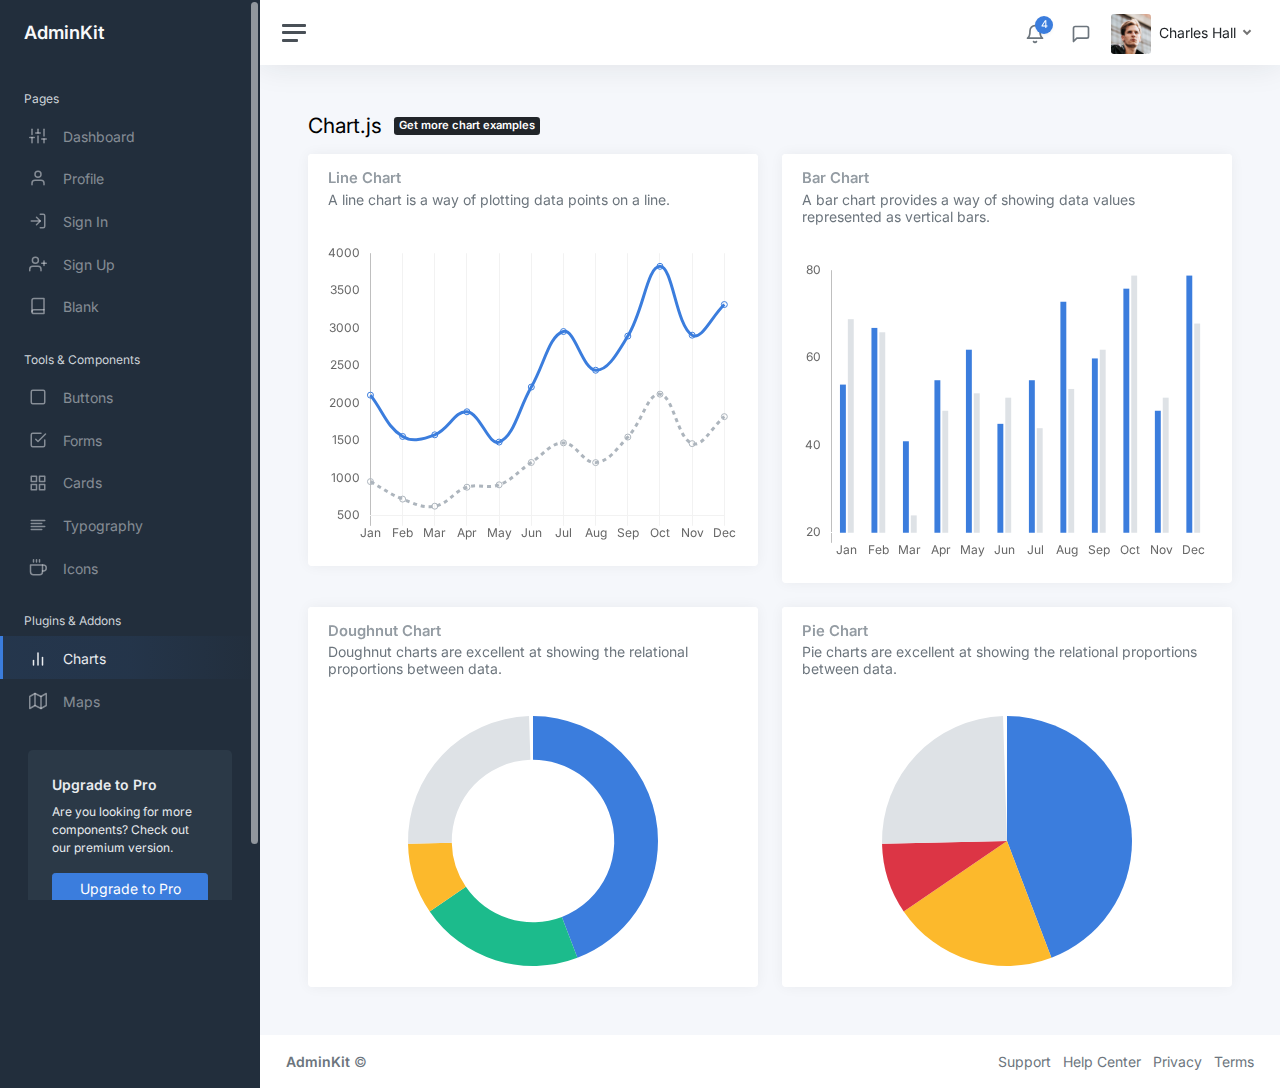
<file: admin2/static/charts-chartjs.html>
<!DOCTYPE html>
<html lang="en">

<head>
	<meta charset="utf-8">
	<meta http-equiv="X-UA-Compatible" content="IE=edge">
	<meta name="viewport" content="width=device-width, initial-scale=1, shrink-to-fit=no">
	<meta name="description" content="Responsive Admin &amp; Dashboard Template based on Bootstrap 5">
	<meta name="author" content="AdminKit">
	<meta name="keywords" content="adminkit, bootstrap, bootstrap 5, admin, dashboard, template, responsive, css, sass, html, theme, front-end, ui kit, web">

	<link rel="preconnect" href="https://fonts.gstatic.com">
	<link rel="shortcut icon" href="img/icons/icon-48x48.png" />

	<link rel="canonical" href="https://demo-basic.adminkit.io/charts-chartjs.html" />

	<title>Chart.js | AdminKit Demo</title>

	<link href="css/app.css" rel="stylesheet">
	<link href="https://fonts.googleapis.com/css2?family=Inter:wght@300;400;600&display=swap" rel="stylesheet">
</head>

<body>
	<div class="wrapper">
		<nav id="sidebar" class="sidebar js-sidebar">
			<div class="sidebar-content js-simplebar">
				<a class="sidebar-brand" href="index.html">
          <span class="align-middle">AdminKit</span>
        </a>

				<ul class="sidebar-nav">
					<li class="sidebar-header">
						Pages
					</li>

					<li class="sidebar-item">
						<a class="sidebar-link" href="index.html">
              <i class="align-middle" data-feather="sliders"></i> <span class="align-middle">Dashboard</span>
            </a>
					</li>

					<li class="sidebar-item">
						<a class="sidebar-link" href="pages-profile.html">
              <i class="align-middle" data-feather="user"></i> <span class="align-middle">Profile</span>
            </a>
					</li>

					<li class="sidebar-item">
						<a class="sidebar-link" href="pages-sign-in.html">
              <i class="align-middle" data-feather="log-in"></i> <span class="align-middle">Sign In</span>
            </a>
					</li>

					<li class="sidebar-item">
						<a class="sidebar-link" href="pages-sign-up.html">
              <i class="align-middle" data-feather="user-plus"></i> <span class="align-middle">Sign Up</span>
            </a>
					</li>

					<li class="sidebar-item">
						<a class="sidebar-link" href="pages-blank.html">
              <i class="align-middle" data-feather="book"></i> <span class="align-middle">Blank</span>
            </a>
					</li>

					<li class="sidebar-header">
						Tools & Components
					</li>

					<li class="sidebar-item">
						<a class="sidebar-link" href="ui-buttons.html">
              <i class="align-middle" data-feather="square"></i> <span class="align-middle">Buttons</span>
            </a>
					</li>

					<li class="sidebar-item">
						<a class="sidebar-link" href="ui-forms.html">
              <i class="align-middle" data-feather="check-square"></i> <span class="align-middle">Forms</span>
            </a>
					</li>

					<li class="sidebar-item">
						<a class="sidebar-link" href="ui-cards.html">
              <i class="align-middle" data-feather="grid"></i> <span class="align-middle">Cards</span>
            </a>
					</li>

					<li class="sidebar-item">
						<a class="sidebar-link" href="ui-typography.html">
              <i class="align-middle" data-feather="align-left"></i> <span class="align-middle">Typography</span>
            </a>
					</li>

					<li class="sidebar-item">
						<a class="sidebar-link" href="icons-feather.html">
              <i class="align-middle" data-feather="coffee"></i> <span class="align-middle">Icons</span>
            </a>
					</li>

					<li class="sidebar-header">
						Plugins & Addons
					</li>

					<li class="sidebar-item active">
						<a class="sidebar-link" href="charts-chartjs.html">
              <i class="align-middle" data-feather="bar-chart-2"></i> <span class="align-middle">Charts</span>
            </a>
					</li>

					<li class="sidebar-item">
						<a class="sidebar-link" href="maps-google.html">
              <i class="align-middle" data-feather="map"></i> <span class="align-middle">Maps</span>
            </a>
					</li>
				</ul>

				<div class="sidebar-cta">
					<div class="sidebar-cta-content">
						<strong class="d-inline-block mb-2">Upgrade to Pro</strong>
						<div class="mb-3 text-sm">
							Are you looking for more components? Check out our premium version.
						</div>
						<div class="d-grid">
							<a href="upgrade-to-pro.html" class="btn btn-primary">Upgrade to Pro</a>
						</div>
					</div>
				</div>
			</div>
		</nav>

		<div class="main">
			<nav class="navbar navbar-expand navbar-light navbar-bg">
				<a class="sidebar-toggle js-sidebar-toggle">
          <i class="hamburger align-self-center"></i>
        </a>

				<div class="navbar-collapse collapse">
					<ul class="navbar-nav navbar-align">
						<li class="nav-item dropdown">
							<a class="nav-icon dropdown-toggle" href="#" id="alertsDropdown" data-bs-toggle="dropdown">
								<div class="position-relative">
									<i class="align-middle" data-feather="bell"></i>
									<span class="indicator">4</span>
								</div>
							</a>
							<div class="dropdown-menu dropdown-menu-lg dropdown-menu-end py-0" aria-labelledby="alertsDropdown">
								<div class="dropdown-menu-header">
									4 New Notifications
								</div>
								<div class="list-group">
									<a href="#" class="list-group-item">
										<div class="row g-0 align-items-center">
											<div class="col-2">
												<i class="text-danger" data-feather="alert-circle"></i>
											</div>
											<div class="col-10">
												<div class="text-dark">Update completed</div>
												<div class="text-muted small mt-1">Restart server 12 to complete the update.</div>
												<div class="text-muted small mt-1">30m ago</div>
											</div>
										</div>
									</a>
									<a href="#" class="list-group-item">
										<div class="row g-0 align-items-center">
											<div class="col-2">
												<i class="text-warning" data-feather="bell"></i>
											</div>
											<div class="col-10">
												<div class="text-dark">Lorem ipsum</div>
												<div class="text-muted small mt-1">Aliquam ex eros, imperdiet vulputate hendrerit et.</div>
												<div class="text-muted small mt-1">2h ago</div>
											</div>
										</div>
									</a>
									<a href="#" class="list-group-item">
										<div class="row g-0 align-items-center">
											<div class="col-2">
												<i class="text-primary" data-feather="home"></i>
											</div>
											<div class="col-10">
												<div class="text-dark">Login from 192.186.1.8</div>
												<div class="text-muted small mt-1">5h ago</div>
											</div>
										</div>
									</a>
									<a href="#" class="list-group-item">
										<div class="row g-0 align-items-center">
											<div class="col-2">
												<i class="text-success" data-feather="user-plus"></i>
											</div>
											<div class="col-10">
												<div class="text-dark">New connection</div>
												<div class="text-muted small mt-1">Christina accepted your request.</div>
												<div class="text-muted small mt-1">14h ago</div>
											</div>
										</div>
									</a>
								</div>
								<div class="dropdown-menu-footer">
									<a href="#" class="text-muted">Show all notifications</a>
								</div>
							</div>
						</li>
						<li class="nav-item dropdown">
							<a class="nav-icon dropdown-toggle" href="#" id="messagesDropdown" data-bs-toggle="dropdown">
								<div class="position-relative">
									<i class="align-middle" data-feather="message-square"></i>
								</div>
							</a>
							<div class="dropdown-menu dropdown-menu-lg dropdown-menu-end py-0" aria-labelledby="messagesDropdown">
								<div class="dropdown-menu-header">
									<div class="position-relative">
										4 New Messages
									</div>
								</div>
								<div class="list-group">
									<a href="#" class="list-group-item">
										<div class="row g-0 align-items-center">
											<div class="col-2">
												<img src="img/avatars/avatar-5.jpg" class="avatar img-fluid rounded-circle" alt="Vanessa Tucker">
											</div>
											<div class="col-10 ps-2">
												<div class="text-dark">Vanessa Tucker</div>
												<div class="text-muted small mt-1">Nam pretium turpis et arcu. Duis arcu tortor.</div>
												<div class="text-muted small mt-1">15m ago</div>
											</div>
										</div>
									</a>
									<a href="#" class="list-group-item">
										<div class="row g-0 align-items-center">
											<div class="col-2">
												<img src="img/avatars/avatar-2.jpg" class="avatar img-fluid rounded-circle" alt="William Harris">
											</div>
											<div class="col-10 ps-2">
												<div class="text-dark">William Harris</div>
												<div class="text-muted small mt-1">Curabitur ligula sapien euismod vitae.</div>
												<div class="text-muted small mt-1">2h ago</div>
											</div>
										</div>
									</a>
									<a href="#" class="list-group-item">
										<div class="row g-0 align-items-center">
											<div class="col-2">
												<img src="img/avatars/avatar-4.jpg" class="avatar img-fluid rounded-circle" alt="Christina Mason">
											</div>
											<div class="col-10 ps-2">
												<div class="text-dark">Christina Mason</div>
												<div class="text-muted small mt-1">Pellentesque auctor neque nec urna.</div>
												<div class="text-muted small mt-1">4h ago</div>
											</div>
										</div>
									</a>
									<a href="#" class="list-group-item">
										<div class="row g-0 align-items-center">
											<div class="col-2">
												<img src="img/avatars/avatar-3.jpg" class="avatar img-fluid rounded-circle" alt="Sharon Lessman">
											</div>
											<div class="col-10 ps-2">
												<div class="text-dark">Sharon Lessman</div>
												<div class="text-muted small mt-1">Aenean tellus metus, bibendum sed, posuere ac, mattis non.</div>
												<div class="text-muted small mt-1">5h ago</div>
											</div>
										</div>
									</a>
								</div>
								<div class="dropdown-menu-footer">
									<a href="#" class="text-muted">Show all messages</a>
								</div>
							</div>
						</li>
						<li class="nav-item dropdown">
							<a class="nav-icon dropdown-toggle d-inline-block d-sm-none" href="#" data-bs-toggle="dropdown">
                <i class="align-middle" data-feather="settings"></i>
              </a>

							<a class="nav-link dropdown-toggle d-none d-sm-inline-block" href="#" data-bs-toggle="dropdown">
                <img src="img/avatars/avatar.jpg" class="avatar img-fluid rounded me-1" alt="Charles Hall" /> <span class="text-dark">Charles Hall</span>
              </a>
							<div class="dropdown-menu dropdown-menu-end">
								<a class="dropdown-item" href="pages-profile.html"><i class="align-middle me-1" data-feather="user"></i> Profile</a>
								<a class="dropdown-item" href="#"><i class="align-middle me-1" data-feather="pie-chart"></i> Analytics</a>
								<div class="dropdown-divider"></div>
								<a class="dropdown-item" href="index.html"><i class="align-middle me-1" data-feather="settings"></i> Settings & Privacy</a>
								<a class="dropdown-item" href="#"><i class="align-middle me-1" data-feather="help-circle"></i> Help Center</a>
								<div class="dropdown-divider"></div>
								<a class="dropdown-item" href="#">Log out</a>
							</div>
						</li>
					</ul>
				</div>
			</nav>

			<main class="content">
				<div class="container-fluid p-0">

					<div class="mb-3">
						<h1 class="h3 d-inline align-middle">Chart.js</h1>
						<a class="badge bg-dark text-white ms-2" href="upgrade-to-pro.html">
      Get more chart examples
  </a>
					</div>
					<div class="row">
						<div class="col-12 col-lg-6">
							<div class="card flex-fill w-100">
								<div class="card-header">
									<h5 class="card-title">Line Chart</h5>
									<h6 class="card-subtitle text-muted">A line chart is a way of plotting data points on a line.</h6>
								</div>
								<div class="card-body">
									<div class="chart">
										<canvas id="chartjs-line"></canvas>
									</div>
								</div>
							</div>
						</div>

						<div class="col-12 col-lg-6">
							<div class="card">
								<div class="card-header">
									<h5 class="card-title">Bar Chart</h5>
									<h6 class="card-subtitle text-muted">A bar chart provides a way of showing data values represented as vertical bars.</h6>
								</div>
								<div class="card-body">
									<div class="chart">
										<canvas id="chartjs-bar"></canvas>
									</div>
								</div>
							</div>
						</div>

						<div class="col-12 col-lg-6">
							<div class="card">
								<div class="card-header">
									<h5 class="card-title">Doughnut Chart</h5>
									<h6 class="card-subtitle text-muted">Doughnut charts are excellent at showing the relational proportions between data.</h6>
								</div>
								<div class="card-body">
									<div class="chart chart-sm">
										<canvas id="chartjs-doughnut"></canvas>
									</div>
								</div>
							</div>
						</div>

						<div class="col-12 col-lg-6">
							<div class="card">
								<div class="card-header">
									<h5 class="card-title">Pie Chart</h5>
									<h6 class="card-subtitle text-muted">Pie charts are excellent at showing the relational proportions between data.</h6>
								</div>
								<div class="card-body">
									<div class="chart chart-sm">
										<canvas id="chartjs-pie"></canvas>
									</div>
								</div>
							</div>
						</div>
					</div>

				</div>
			</main>

			<footer class="footer">
				<div class="container-fluid">
					<div class="row text-muted">
						<div class="col-6 text-start">
							<p class="mb-0">
								<a class="text-muted" href="https://adminkit.io/" target="_blank"><strong>AdminKit</strong></a> &copy;
							</p>
						</div>
						<div class="col-6 text-end">
							<ul class="list-inline">
								<li class="list-inline-item">
									<a class="text-muted" href="https://adminkit.io/" target="_blank">Support</a>
								</li>
								<li class="list-inline-item">
									<a class="text-muted" href="https://adminkit.io/" target="_blank">Help Center</a>
								</li>
								<li class="list-inline-item">
									<a class="text-muted" href="https://adminkit.io/" target="_blank">Privacy</a>
								</li>
								<li class="list-inline-item">
									<a class="text-muted" href="https://adminkit.io/" target="_blank">Terms</a>
								</li>
							</ul>
						</div>
					</div>
				</div>
			</footer>
		</div>
	</div>

	<script src="js/app.js"></script>

	<script>
		document.addEventListener("DOMContentLoaded", function() {
			// Line chart
			new Chart(document.getElementById("chartjs-line"), {
				type: "line",
				data: {
					labels: ["Jan", "Feb", "Mar", "Apr", "May", "Jun", "Jul", "Aug", "Sep", "Oct", "Nov", "Dec"],
					datasets: [{
						label: "Sales ($)",
						fill: true,
						backgroundColor: "transparent",
						borderColor: window.theme.primary,
						data: [2115, 1562, 1584, 1892, 1487, 2223, 2966, 2448, 2905, 3838, 2917, 3327]
					}, {
						label: "Orders",
						fill: true,
						backgroundColor: "transparent",
						borderColor: "#adb5bd",
						borderDash: [4, 4],
						data: [958, 724, 629, 883, 915, 1214, 1476, 1212, 1554, 2128, 1466, 1827]
					}]
				},
				options: {
					maintainAspectRatio: false,
					legend: {
						display: false
					},
					tooltips: {
						intersect: false
					},
					hover: {
						intersect: true
					},
					plugins: {
						filler: {
							propagate: false
						}
					},
					scales: {
						xAxes: [{
							reverse: true,
							gridLines: {
								color: "rgba(0,0,0,0.05)"
							}
						}],
						yAxes: [{
							ticks: {
								stepSize: 500
							},
							display: true,
							borderDash: [5, 5],
							gridLines: {
								color: "rgba(0,0,0,0)",
								fontColor: "#fff"
							}
						}]
					}
				}
			});
		});
	</script>
	<script>
		document.addEventListener("DOMContentLoaded", function() {
			// Bar chart
			new Chart(document.getElementById("chartjs-bar"), {
				type: "bar",
				data: {
					labels: ["Jan", "Feb", "Mar", "Apr", "May", "Jun", "Jul", "Aug", "Sep", "Oct", "Nov", "Dec"],
					datasets: [{
						label: "Last year",
						backgroundColor: window.theme.primary,
						borderColor: window.theme.primary,
						hoverBackgroundColor: window.theme.primary,
						hoverBorderColor: window.theme.primary,
						data: [54, 67, 41, 55, 62, 45, 55, 73, 60, 76, 48, 79],
						barPercentage: .75,
						categoryPercentage: .5
					}, {
						label: "This year",
						backgroundColor: "#dee2e6",
						borderColor: "#dee2e6",
						hoverBackgroundColor: "#dee2e6",
						hoverBorderColor: "#dee2e6",
						data: [69, 66, 24, 48, 52, 51, 44, 53, 62, 79, 51, 68],
						barPercentage: .75,
						categoryPercentage: .5
					}]
				},
				options: {
					maintainAspectRatio: false,
					legend: {
						display: false
					},
					scales: {
						yAxes: [{
							gridLines: {
								display: false
							},
							stacked: false,
							ticks: {
								stepSize: 20
							}
						}],
						xAxes: [{
							stacked: false,
							gridLines: {
								color: "transparent"
							}
						}]
					}
				}
			});
		});
	</script>
	<script>
		document.addEventListener("DOMContentLoaded", function() {
			// Doughnut chart
			new Chart(document.getElementById("chartjs-doughnut"), {
				type: "doughnut",
				data: {
					labels: ["Social", "Search Engines", "Direct", "Other"],
					datasets: [{
						data: [260, 125, 54, 146],
						backgroundColor: [
							window.theme.primary,
							window.theme.success,
							window.theme.warning,
							"#dee2e6"
						],
						borderColor: "transparent"
					}]
				},
				options: {
					maintainAspectRatio: false,
					cutoutPercentage: 65,
					legend: {
						display: false
					}
				}
			});
		});
	</script>
	<script>
		document.addEventListener("DOMContentLoaded", function() {
			// Pie chart
			new Chart(document.getElementById("chartjs-pie"), {
				type: "pie",
				data: {
					labels: ["Social", "Search Engines", "Direct", "Other"],
					datasets: [{
						data: [260, 125, 54, 146],
						backgroundColor: [
							window.theme.primary,
							window.theme.warning,
							window.theme.danger,
							"#dee2e6"
						],
						borderColor: "transparent"
					}]
				},
				options: {
					maintainAspectRatio: false,
					legend: {
						display: false
					}
				}
			});
		});
	</script>
	<script>
		document.addEventListener("DOMContentLoaded", function() {
			// Radar chart
			new Chart(document.getElementById("chartjs-radar"), {
				type: "radar",
				data: {
					labels: ["Speed", "Reliability", "Comfort", "Safety", "Efficiency"],
					datasets: [{
						label: "Model X",
						backgroundColor: "rgba(0, 123, 255, 0.2)",
						borderColor: window.theme.primary,
						pointBackgroundColor: window.theme.primary,
						pointBorderColor: "#fff",
						pointHoverBackgroundColor: "#fff",
						pointHoverBorderColor: window.theme.primary,
						data: [70, 53, 82, 60, 33]
					}, {
						label: "Model S",
						backgroundColor: "rgba(220, 53, 69, 0.2)",
						borderColor: window.theme.danger,
						pointBackgroundColor: window.theme.danger,
						pointBorderColor: "#fff",
						pointHoverBackgroundColor: "#fff",
						pointHoverBorderColor: window.theme.danger,
						data: [35, 38, 65, 85, 84]
					}]
				},
				options: {
					maintainAspectRatio: false
				}
			});
		});
	</script>
	<script>
		document.addEventListener("DOMContentLoaded", function() {
			// Polar Area chart
			new Chart(document.getElementById("chartjs-polar-area"), {
				type: "polarArea",
				data: {
					labels: ["Speed", "Reliability", "Comfort", "Safety", "Efficiency"],
					datasets: [{
						label: "Model S",
						data: [35, 38, 65, 70, 24],
						backgroundColor: [
							window.theme.primary,
							window.theme.success,
							window.theme.danger,
							window.theme.warning,
							window.theme.info
						]
					}]
				},
				options: {
					maintainAspectRatio: false
				}
			});
		});
	</script>

</body>

</html>
</file>
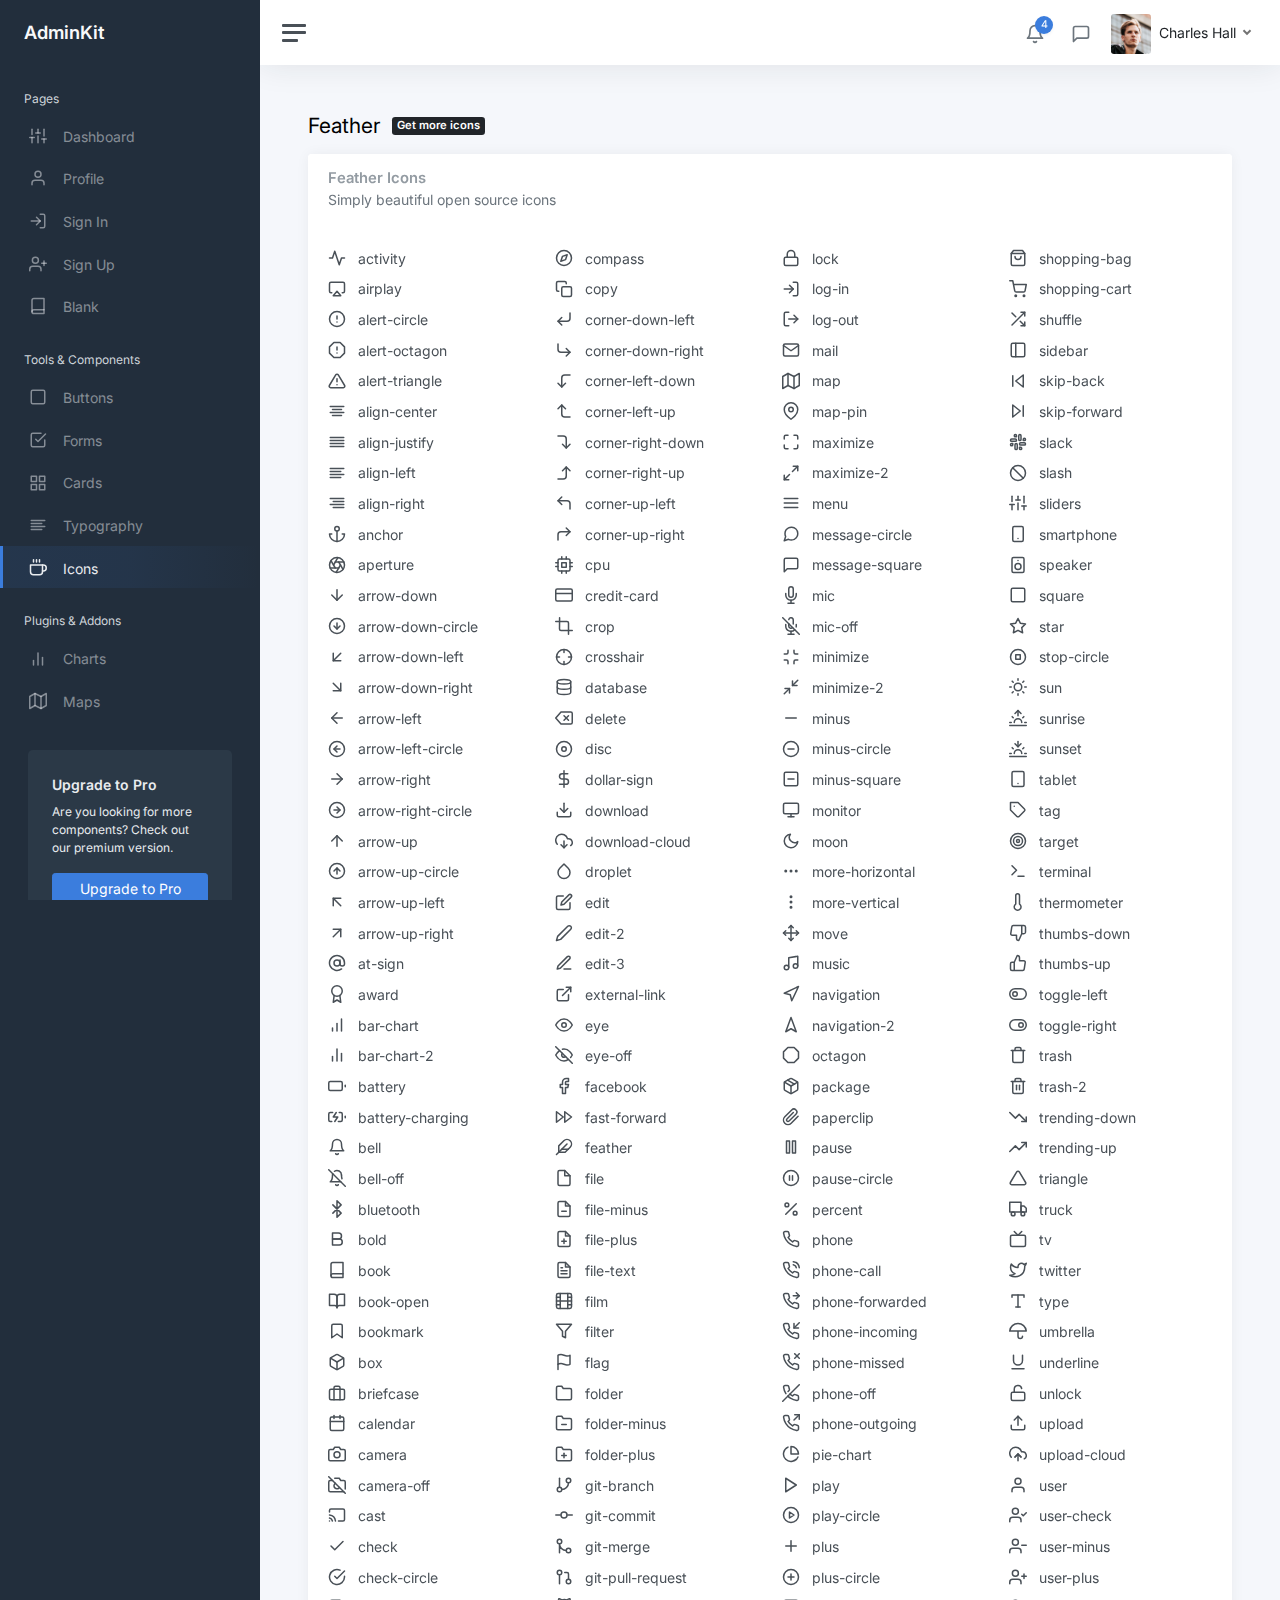
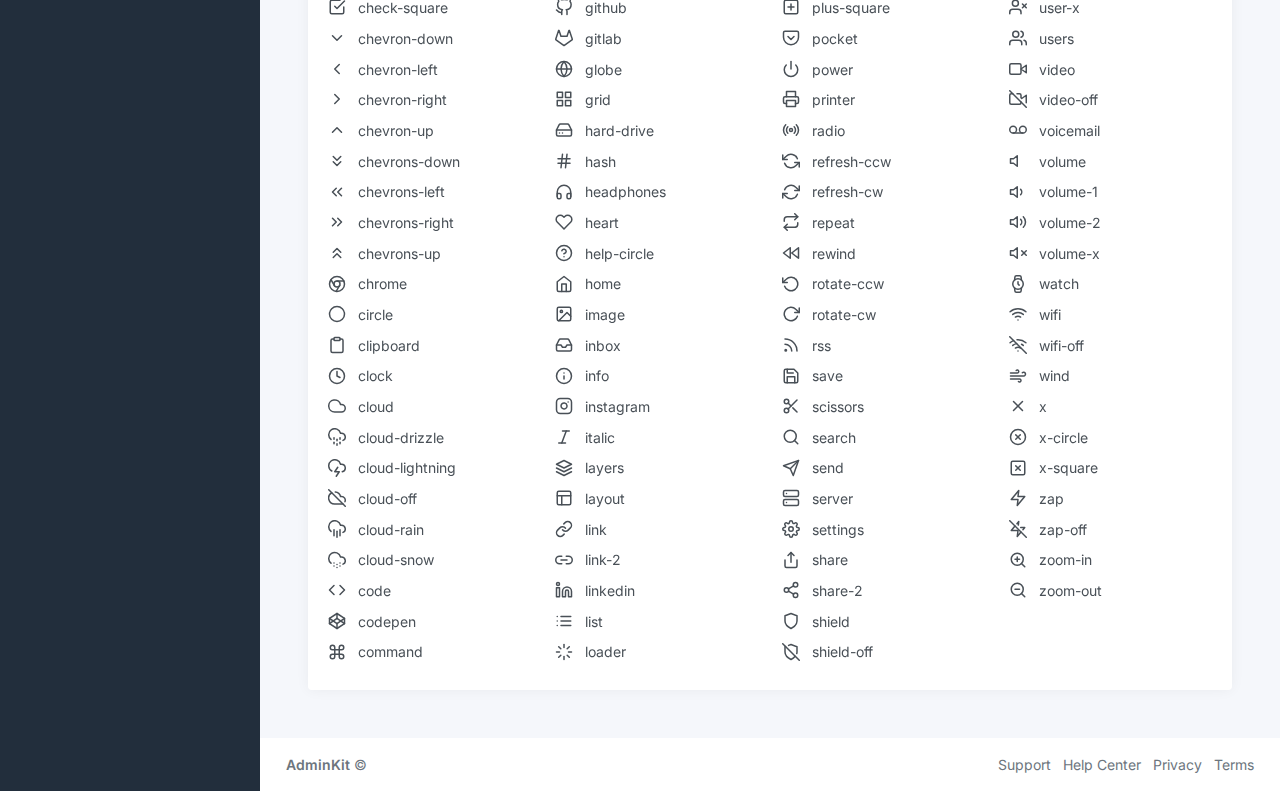
<file: admin2/static/icons-feather.html>
<!DOCTYPE html>
<html lang="en">

<head>
	<meta charset="utf-8">
	<meta http-equiv="X-UA-Compatible" content="IE=edge">
	<meta name="viewport" content="width=device-width, initial-scale=1, shrink-to-fit=no">
	<meta name="description" content="Responsive Admin &amp; Dashboard Template based on Bootstrap 5">
	<meta name="author" content="AdminKit">
	<meta name="keywords" content="adminkit, bootstrap, bootstrap 5, admin, dashboard, template, responsive, css, sass, html, theme, front-end, ui kit, web">

	<link rel="preconnect" href="https://fonts.gstatic.com">
	<link rel="shortcut icon" href="img/icons/icon-48x48.png" />

	<link rel="canonical" href="https://demo-basic.adminkit.io/icons-feather.html" />

	<title>Feather | AdminKit Demo</title>

	<link href="css/app.css" rel="stylesheet">
	<link href="https://fonts.googleapis.com/css2?family=Inter:wght@300;400;600&display=swap" rel="stylesheet">
</head>

<body>
	<div class="wrapper">
		<nav id="sidebar" class="sidebar js-sidebar">
			<div class="sidebar-content js-simplebar">
				<a class="sidebar-brand" href="index.html">
          <span class="align-middle">AdminKit</span>
        </a>

				<ul class="sidebar-nav">
					<li class="sidebar-header">
						Pages
					</li>

					<li class="sidebar-item">
						<a class="sidebar-link" href="index.html">
              <i class="align-middle" data-feather="sliders"></i> <span class="align-middle">Dashboard</span>
            </a>
					</li>

					<li class="sidebar-item">
						<a class="sidebar-link" href="pages-profile.html">
              <i class="align-middle" data-feather="user"></i> <span class="align-middle">Profile</span>
            </a>
					</li>

					<li class="sidebar-item">
						<a class="sidebar-link" href="pages-sign-in.html">
              <i class="align-middle" data-feather="log-in"></i> <span class="align-middle">Sign In</span>
            </a>
					</li>

					<li class="sidebar-item">
						<a class="sidebar-link" href="pages-sign-up.html">
              <i class="align-middle" data-feather="user-plus"></i> <span class="align-middle">Sign Up</span>
            </a>
					</li>

					<li class="sidebar-item">
						<a class="sidebar-link" href="pages-blank.html">
              <i class="align-middle" data-feather="book"></i> <span class="align-middle">Blank</span>
            </a>
					</li>

					<li class="sidebar-header">
						Tools & Components
					</li>

					<li class="sidebar-item">
						<a class="sidebar-link" href="ui-buttons.html">
              <i class="align-middle" data-feather="square"></i> <span class="align-middle">Buttons</span>
            </a>
					</li>

					<li class="sidebar-item">
						<a class="sidebar-link" href="ui-forms.html">
              <i class="align-middle" data-feather="check-square"></i> <span class="align-middle">Forms</span>
            </a>
					</li>

					<li class="sidebar-item">
						<a class="sidebar-link" href="ui-cards.html">
              <i class="align-middle" data-feather="grid"></i> <span class="align-middle">Cards</span>
            </a>
					</li>

					<li class="sidebar-item">
						<a class="sidebar-link" href="ui-typography.html">
              <i class="align-middle" data-feather="align-left"></i> <span class="align-middle">Typography</span>
            </a>
					</li>

					<li class="sidebar-item active">
						<a class="sidebar-link" href="icons-feather.html">
              <i class="align-middle" data-feather="coffee"></i> <span class="align-middle">Icons</span>
            </a>
					</li>

					<li class="sidebar-header">
						Plugins & Addons
					</li>

					<li class="sidebar-item">
						<a class="sidebar-link" href="charts-chartjs.html">
              <i class="align-middle" data-feather="bar-chart-2"></i> <span class="align-middle">Charts</span>
            </a>
					</li>

					<li class="sidebar-item">
						<a class="sidebar-link" href="maps-google.html">
              <i class="align-middle" data-feather="map"></i> <span class="align-middle">Maps</span>
            </a>
					</li>
				</ul>

				<div class="sidebar-cta">
					<div class="sidebar-cta-content">
						<strong class="d-inline-block mb-2">Upgrade to Pro</strong>
						<div class="mb-3 text-sm">
							Are you looking for more components? Check out our premium version.
						</div>
						<div class="d-grid">
							<a href="upgrade-to-pro.html" class="btn btn-primary">Upgrade to Pro</a>
						</div>
					</div>
				</div>
			</div>
		</nav>

		<div class="main">
			<nav class="navbar navbar-expand navbar-light navbar-bg">
				<a class="sidebar-toggle js-sidebar-toggle">
          <i class="hamburger align-self-center"></i>
        </a>

				<div class="navbar-collapse collapse">
					<ul class="navbar-nav navbar-align">
						<li class="nav-item dropdown">
							<a class="nav-icon dropdown-toggle" href="#" id="alertsDropdown" data-bs-toggle="dropdown">
								<div class="position-relative">
									<i class="align-middle" data-feather="bell"></i>
									<span class="indicator">4</span>
								</div>
							</a>
							<div class="dropdown-menu dropdown-menu-lg dropdown-menu-end py-0" aria-labelledby="alertsDropdown">
								<div class="dropdown-menu-header">
									4 New Notifications
								</div>
								<div class="list-group">
									<a href="#" class="list-group-item">
										<div class="row g-0 align-items-center">
											<div class="col-2">
												<i class="text-danger" data-feather="alert-circle"></i>
											</div>
											<div class="col-10">
												<div class="text-dark">Update completed</div>
												<div class="text-muted small mt-1">Restart server 12 to complete the update.</div>
												<div class="text-muted small mt-1">30m ago</div>
											</div>
										</div>
									</a>
									<a href="#" class="list-group-item">
										<div class="row g-0 align-items-center">
											<div class="col-2">
												<i class="text-warning" data-feather="bell"></i>
											</div>
											<div class="col-10">
												<div class="text-dark">Lorem ipsum</div>
												<div class="text-muted small mt-1">Aliquam ex eros, imperdiet vulputate hendrerit et.</div>
												<div class="text-muted small mt-1">2h ago</div>
											</div>
										</div>
									</a>
									<a href="#" class="list-group-item">
										<div class="row g-0 align-items-center">
											<div class="col-2">
												<i class="text-primary" data-feather="home"></i>
											</div>
											<div class="col-10">
												<div class="text-dark">Login from 192.186.1.8</div>
												<div class="text-muted small mt-1">5h ago</div>
											</div>
										</div>
									</a>
									<a href="#" class="list-group-item">
										<div class="row g-0 align-items-center">
											<div class="col-2">
												<i class="text-success" data-feather="user-plus"></i>
											</div>
											<div class="col-10">
												<div class="text-dark">New connection</div>
												<div class="text-muted small mt-1">Christina accepted your request.</div>
												<div class="text-muted small mt-1">14h ago</div>
											</div>
										</div>
									</a>
								</div>
								<div class="dropdown-menu-footer">
									<a href="#" class="text-muted">Show all notifications</a>
								</div>
							</div>
						</li>
						<li class="nav-item dropdown">
							<a class="nav-icon dropdown-toggle" href="#" id="messagesDropdown" data-bs-toggle="dropdown">
								<div class="position-relative">
									<i class="align-middle" data-feather="message-square"></i>
								</div>
							</a>
							<div class="dropdown-menu dropdown-menu-lg dropdown-menu-end py-0" aria-labelledby="messagesDropdown">
								<div class="dropdown-menu-header">
									<div class="position-relative">
										4 New Messages
									</div>
								</div>
								<div class="list-group">
									<a href="#" class="list-group-item">
										<div class="row g-0 align-items-center">
											<div class="col-2">
												<img src="img/avatars/avatar-5.jpg" class="avatar img-fluid rounded-circle" alt="Vanessa Tucker">
											</div>
											<div class="col-10 ps-2">
												<div class="text-dark">Vanessa Tucker</div>
												<div class="text-muted small mt-1">Nam pretium turpis et arcu. Duis arcu tortor.</div>
												<div class="text-muted small mt-1">15m ago</div>
											</div>
										</div>
									</a>
									<a href="#" class="list-group-item">
										<div class="row g-0 align-items-center">
											<div class="col-2">
												<img src="img/avatars/avatar-2.jpg" class="avatar img-fluid rounded-circle" alt="William Harris">
											</div>
											<div class="col-10 ps-2">
												<div class="text-dark">William Harris</div>
												<div class="text-muted small mt-1">Curabitur ligula sapien euismod vitae.</div>
												<div class="text-muted small mt-1">2h ago</div>
											</div>
										</div>
									</a>
									<a href="#" class="list-group-item">
										<div class="row g-0 align-items-center">
											<div class="col-2">
												<img src="img/avatars/avatar-4.jpg" class="avatar img-fluid rounded-circle" alt="Christina Mason">
											</div>
											<div class="col-10 ps-2">
												<div class="text-dark">Christina Mason</div>
												<div class="text-muted small mt-1">Pellentesque auctor neque nec urna.</div>
												<div class="text-muted small mt-1">4h ago</div>
											</div>
										</div>
									</a>
									<a href="#" class="list-group-item">
										<div class="row g-0 align-items-center">
											<div class="col-2">
												<img src="img/avatars/avatar-3.jpg" class="avatar img-fluid rounded-circle" alt="Sharon Lessman">
											</div>
											<div class="col-10 ps-2">
												<div class="text-dark">Sharon Lessman</div>
												<div class="text-muted small mt-1">Aenean tellus metus, bibendum sed, posuere ac, mattis non.</div>
												<div class="text-muted small mt-1">5h ago</div>
											</div>
										</div>
									</a>
								</div>
								<div class="dropdown-menu-footer">
									<a href="#" class="text-muted">Show all messages</a>
								</div>
							</div>
						</li>
						<li class="nav-item dropdown">
							<a class="nav-icon dropdown-toggle d-inline-block d-sm-none" href="#" data-bs-toggle="dropdown">
                <i class="align-middle" data-feather="settings"></i>
              </a>

							<a class="nav-link dropdown-toggle d-none d-sm-inline-block" href="#" data-bs-toggle="dropdown">
                <img src="img/avatars/avatar.jpg" class="avatar img-fluid rounded me-1" alt="Charles Hall" /> <span class="text-dark">Charles Hall</span>
              </a>
							<div class="dropdown-menu dropdown-menu-end">
								<a class="dropdown-item" href="pages-profile.html"><i class="align-middle me-1" data-feather="user"></i> Profile</a>
								<a class="dropdown-item" href="#"><i class="align-middle me-1" data-feather="pie-chart"></i> Analytics</a>
								<div class="dropdown-divider"></div>
								<a class="dropdown-item" href="index.html"><i class="align-middle me-1" data-feather="settings"></i> Settings & Privacy</a>
								<a class="dropdown-item" href="#"><i class="align-middle me-1" data-feather="help-circle"></i> Help Center</a>
								<div class="dropdown-divider"></div>
								<a class="dropdown-item" href="#">Log out</a>
							</div>
						</li>
					</ul>
				</div>
			</nav>

			<main class="content">
				<div class="container-fluid p-0">

					<div class="mb-3">
						<h1 class="h3 d-inline align-middle">Feather</h1>
						<a class="badge bg-dark text-white ms-2" href="upgrade-to-pro.html">
      Get more icons
  </a>
					</div>
					<div class="card">
						<div class="card-header">
							<h3 class="card-title">Feather Icons</h3>
							<h6 class="card-subtitle text-muted">Simply beautiful open source icons</h6>
						</div>
						<div class="card-body">
							<div class="row">
								<div class="col-12 col-md-6 col-lg-3">
									<div class="mb-2">
										<i class="align-middle me-2" data-feather="activity"></i> <span class="align-middle">activity</span>
									</div>
									<div class="mb-2">
										<i class="align-middle me-2" data-feather="airplay"></i> <span class="align-middle">airplay</span>
									</div>
									<div class="mb-2">
										<i class="align-middle me-2" data-feather="alert-circle"></i> <span class="align-middle">alert-circle</span>
									</div>
									<div class="mb-2">
										<i class="align-middle me-2" data-feather="alert-octagon"></i> <span class="align-middle">alert-octagon</span>
									</div>
									<div class="mb-2">
										<i class="align-middle me-2" data-feather="alert-triangle"></i> <span class="align-middle">alert-triangle</span>
									</div>
									<div class="mb-2">
										<i class="align-middle me-2" data-feather="align-center"></i> <span class="align-middle">align-center</span>
									</div>
									<div class="mb-2">
										<i class="align-middle me-2" data-feather="align-justify"></i> <span class="align-middle">align-justify</span>
									</div>
									<div class="mb-2">
										<i class="align-middle me-2" data-feather="align-left"></i> <span class="align-middle">align-left</span>
									</div>
									<div class="mb-2">
										<i class="align-middle me-2" data-feather="align-right"></i> <span class="align-middle">align-right</span>
									</div>
									<div class="mb-2">
										<i class="align-middle me-2" data-feather="anchor"></i> <span class="align-middle">anchor</span>
									</div>
									<div class="mb-2">
										<i class="align-middle me-2" data-feather="aperture"></i> <span class="align-middle">aperture</span>
									</div>
									<div class="mb-2">
										<i class="align-middle me-2" data-feather="arrow-down"></i> <span class="align-middle">arrow-down</span>
									</div>
									<div class="mb-2">
										<i class="align-middle me-2" data-feather="arrow-down-circle"></i> <span class="align-middle">arrow-down-circle</span>
									</div>
									<div class="mb-2">
										<i class="align-middle me-2" data-feather="arrow-down-left"></i> <span class="align-middle">arrow-down-left</span>
									</div>
									<div class="mb-2">
										<i class="align-middle me-2" data-feather="arrow-down-right"></i> <span class="align-middle">arrow-down-right</span>
									</div>
									<div class="mb-2">
										<i class="align-middle me-2" data-feather="arrow-left"></i> <span class="align-middle">arrow-left</span>
									</div>
									<div class="mb-2">
										<i class="align-middle me-2" data-feather="arrow-left-circle"></i> <span class="align-middle">arrow-left-circle</span>
									</div>
									<div class="mb-2">
										<i class="align-middle me-2" data-feather="arrow-right"></i> <span class="align-middle">arrow-right</span>
									</div>
									<div class="mb-2">
										<i class="align-middle me-2" data-feather="arrow-right-circle"></i> <span class="align-middle">arrow-right-circle</span>
									</div>
									<div class="mb-2">
										<i class="align-middle me-2" data-feather="arrow-up"></i> <span class="align-middle">arrow-up</span>
									</div>
									<div class="mb-2">
										<i class="align-middle me-2" data-feather="arrow-up-circle"></i> <span class="align-middle">arrow-up-circle</span>
									</div>
									<div class="mb-2">
										<i class="align-middle me-2" data-feather="arrow-up-left"></i> <span class="align-middle">arrow-up-left</span>
									</div>
									<div class="mb-2">
										<i class="align-middle me-2" data-feather="arrow-up-right"></i> <span class="align-middle">arrow-up-right</span>
									</div>
									<div class="mb-2">
										<i class="align-middle me-2" data-feather="at-sign"></i> <span class="align-middle">at-sign</span>
									</div>
									<div class="mb-2">
										<i class="align-middle me-2" data-feather="award"></i> <span class="align-middle">award</span>
									</div>
									<div class="mb-2">
										<i class="align-middle me-2" data-feather="bar-chart"></i> <span class="align-middle">bar-chart</span>
									</div>
									<div class="mb-2">
										<i class="align-middle me-2" data-feather="bar-chart-2"></i> <span class="align-middle">bar-chart-2</span>
									</div>
									<div class="mb-2">
										<i class="align-middle me-2" data-feather="battery"></i> <span class="align-middle">battery</span>
									</div>
									<div class="mb-2">
										<i class="align-middle me-2" data-feather="battery-charging"></i> <span class="align-middle">battery-charging</span>
									</div>
									<div class="mb-2">
										<i class="align-middle me-2" data-feather="bell"></i> <span class="align-middle">bell</span>
									</div>
									<div class="mb-2">
										<i class="align-middle me-2" data-feather="bell-off"></i> <span class="align-middle">bell-off</span>
									</div>
									<div class="mb-2">
										<i class="align-middle me-2" data-feather="bluetooth"></i> <span class="align-middle">bluetooth</span>
									</div>
									<div class="mb-2">
										<i class="align-middle me-2" data-feather="bold"></i> <span class="align-middle">bold</span>
									</div>
									<div class="mb-2">
										<i class="align-middle me-2" data-feather="book"></i> <span class="align-middle">book</span>
									</div>
									<div class="mb-2">
										<i class="align-middle me-2" data-feather="book-open"></i> <span class="align-middle">book-open</span>
									</div>
									<div class="mb-2">
										<i class="align-middle me-2" data-feather="bookmark"></i> <span class="align-middle">bookmark</span>
									</div>
									<div class="mb-2">
										<i class="align-middle me-2" data-feather="box"></i> <span class="align-middle">box</span>
									</div>
									<div class="mb-2">
										<i class="align-middle me-2" data-feather="briefcase"></i> <span class="align-middle">briefcase</span>
									</div>
									<div class="mb-2">
										<i class="align-middle me-2" data-feather="calendar"></i> <span class="align-middle">calendar</span>
									</div>
									<div class="mb-2">
										<i class="align-middle me-2" data-feather="camera"></i> <span class="align-middle">camera</span>
									</div>
									<div class="mb-2">
										<i class="align-middle me-2" data-feather="camera-off"></i> <span class="align-middle">camera-off</span>
									</div>
									<div class="mb-2">
										<i class="align-middle me-2" data-feather="cast"></i> <span class="align-middle">cast</span>
									</div>
									<div class="mb-2">
										<i class="align-middle me-2" data-feather="check"></i> <span class="align-middle">check</span>
									</div>
									<div class="mb-2">
										<i class="align-middle me-2" data-feather="check-circle"></i> <span class="align-middle">check-circle</span>
									</div>
									<div class="mb-2">
										<i class="align-middle me-2" data-feather="check-square"></i> <span class="align-middle">check-square</span>
									</div>
									<div class="mb-2">
										<i class="align-middle me-2" data-feather="chevron-down"></i> <span class="align-middle">chevron-down</span>
									</div>
									<div class="mb-2">
										<i class="align-middle me-2" data-feather="chevron-left"></i> <span class="align-middle">chevron-left</span>
									</div>
									<div class="mb-2">
										<i class="align-middle me-2" data-feather="chevron-right"></i> <span class="align-middle">chevron-right</span>
									</div>
									<div class="mb-2">
										<i class="align-middle me-2" data-feather="chevron-up"></i> <span class="align-middle">chevron-up</span>
									</div>
									<div class="mb-2">
										<i class="align-middle me-2" data-feather="chevrons-down"></i> <span class="align-middle">chevrons-down</span>
									</div>
									<div class="mb-2">
										<i class="align-middle me-2" data-feather="chevrons-left"></i> <span class="align-middle">chevrons-left</span>
									</div>
									<div class="mb-2">
										<i class="align-middle me-2" data-feather="chevrons-right"></i> <span class="align-middle">chevrons-right</span>
									</div>
									<div class="mb-2">
										<i class="align-middle me-2" data-feather="chevrons-up"></i> <span class="align-middle">chevrons-up</span>
									</div>
									<div class="mb-2">
										<i class="align-middle me-2" data-feather="chrome"></i> <span class="align-middle">chrome</span>
									</div>
									<div class="mb-2">
										<i class="align-middle me-2" data-feather="circle"></i> <span class="align-middle">circle</span>
									</div>
									<div class="mb-2">
										<i class="align-middle me-2" data-feather="clipboard"></i> <span class="align-middle">clipboard</span>
									</div>
									<div class="mb-2">
										<i class="align-middle me-2" data-feather="clock"></i> <span class="align-middle">clock</span>
									</div>
									<div class="mb-2">
										<i class="align-middle me-2" data-feather="cloud"></i> <span class="align-middle">cloud</span>
									</div>
									<div class="mb-2">
										<i class="align-middle me-2" data-feather="cloud-drizzle"></i> <span class="align-middle">cloud-drizzle</span>
									</div>
									<div class="mb-2">
										<i class="align-middle me-2" data-feather="cloud-lightning"></i> <span class="align-middle">cloud-lightning</span>
									</div>
									<div class="mb-2">
										<i class="align-middle me-2" data-feather="cloud-off"></i> <span class="align-middle">cloud-off</span>
									</div>
									<div class="mb-2">
										<i class="align-middle me-2" data-feather="cloud-rain"></i> <span class="align-middle">cloud-rain</span>
									</div>
									<div class="mb-2">
										<i class="align-middle me-2" data-feather="cloud-snow"></i> <span class="align-middle">cloud-snow</span>
									</div>
									<div class="mb-2">
										<i class="align-middle me-2" data-feather="code"></i> <span class="align-middle">code</span>
									</div>
									<div class="mb-2">
										<i class="align-middle me-2" data-feather="codepen"></i> <span class="align-middle">codepen</span>
									</div>
									<div class="mb-2">
										<i class="align-middle me-2" data-feather="command"></i> <span class="align-middle">command</span>
									</div>
								</div>
								<div class="col-12 col-md-6 col-lg-3">
									<div class="mb-2">
										<i class="align-middle me-2" data-feather="compass"></i> <span class="align-middle">compass</span>
									</div>
									<div class="mb-2">
										<i class="align-middle me-2" data-feather="copy"></i> <span class="align-middle">copy</span>
									</div>
									<div class="mb-2">
										<i class="align-middle me-2" data-feather="corner-down-left"></i> <span class="align-middle">corner-down-left</span>
									</div>
									<div class="mb-2">
										<i class="align-middle me-2" data-feather="corner-down-right"></i> <span class="align-middle">corner-down-right</span>
									</div>
									<div class="mb-2">
										<i class="align-middle me-2" data-feather="corner-left-down"></i> <span class="align-middle">corner-left-down</span>
									</div>
									<div class="mb-2">
										<i class="align-middle me-2" data-feather="corner-left-up"></i> <span class="align-middle">corner-left-up</span>
									</div>
									<div class="mb-2">
										<i class="align-middle me-2" data-feather="corner-right-down"></i> <span class="align-middle">corner-right-down</span>
									</div>
									<div class="mb-2">
										<i class="align-middle me-2" data-feather="corner-right-up"></i> <span class="align-middle">corner-right-up</span>
									</div>
									<div class="mb-2">
										<i class="align-middle me-2" data-feather="corner-up-left"></i> <span class="align-middle">corner-up-left</span>
									</div>
									<div class="mb-2">
										<i class="align-middle me-2" data-feather="corner-up-right"></i> <span class="align-middle">corner-up-right</span>
									</div>
									<div class="mb-2">
										<i class="align-middle me-2" data-feather="cpu"></i> <span class="align-middle">cpu</span>
									</div>
									<div class="mb-2">
										<i class="align-middle me-2" data-feather="credit-card"></i> <span class="align-middle">credit-card</span>
									</div>
									<div class="mb-2">
										<i class="align-middle me-2" data-feather="crop"></i> <span class="align-middle">crop</span>
									</div>
									<div class="mb-2">
										<i class="align-middle me-2" data-feather="crosshair"></i> <span class="align-middle">crosshair</span>
									</div>
									<div class="mb-2">
										<i class="align-middle me-2" data-feather="database"></i> <span class="align-middle">database</span>
									</div>
									<div class="mb-2">
										<i class="align-middle me-2" data-feather="delete"></i> <span class="align-middle">delete</span>
									</div>
									<div class="mb-2">
										<i class="align-middle me-2" data-feather="disc"></i> <span class="align-middle">disc</span>
									</div>
									<div class="mb-2">
										<i class="align-middle me-2" data-feather="dollar-sign"></i> <span class="align-middle">dollar-sign</span>
									</div>
									<div class="mb-2">
										<i class="align-middle me-2" data-feather="download"></i> <span class="align-middle">download</span>
									</div>
									<div class="mb-2">
										<i class="align-middle me-2" data-feather="download-cloud"></i> <span class="align-middle">download-cloud</span>
									</div>
									<div class="mb-2">
										<i class="align-middle me-2" data-feather="droplet"></i> <span class="align-middle">droplet</span>
									</div>
									<div class="mb-2">
										<i class="align-middle me-2" data-feather="edit"></i> <span class="align-middle">edit</span>
									</div>
									<div class="mb-2">
										<i class="align-middle me-2" data-feather="edit-2"></i> <span class="align-middle">edit-2</span>
									</div>
									<div class="mb-2">
										<i class="align-middle me-2" data-feather="edit-3"></i> <span class="align-middle">edit-3</span>
									</div>
									<div class="mb-2">
										<i class="align-middle me-2" data-feather="external-link"></i> <span class="align-middle">external-link</span>
									</div>
									<div class="mb-2">
										<i class="align-middle me-2" data-feather="eye"></i> <span class="align-middle">eye</span>
									</div>
									<div class="mb-2">
										<i class="align-middle me-2" data-feather="eye-off"></i> <span class="align-middle">eye-off</span>
									</div>
									<div class="mb-2">
										<i class="align-middle me-2" data-feather="facebook"></i> <span class="align-middle">facebook</span>
									</div>
									<div class="mb-2">
										<i class="align-middle me-2" data-feather="fast-forward"></i> <span class="align-middle">fast-forward</span>
									</div>
									<div class="mb-2">
										<i class="align-middle me-2" data-feather="feather"></i> <span class="align-middle">feather</span>
									</div>
									<div class="mb-2">
										<i class="align-middle me-2" data-feather="file"></i> <span class="align-middle">file</span>
									</div>
									<div class="mb-2">
										<i class="align-middle me-2" data-feather="file-minus"></i> <span class="align-middle">file-minus</span>
									</div>
									<div class="mb-2">
										<i class="align-middle me-2" data-feather="file-plus"></i> <span class="align-middle">file-plus</span>
									</div>
									<div class="mb-2">
										<i class="align-middle me-2" data-feather="file-text"></i> <span class="align-middle">file-text</span>
									</div>
									<div class="mb-2">
										<i class="align-middle me-2" data-feather="film"></i> <span class="align-middle">film</span>
									</div>
									<div class="mb-2">
										<i class="align-middle me-2" data-feather="filter"></i> <span class="align-middle">filter</span>
									</div>
									<div class="mb-2">
										<i class="align-middle me-2" data-feather="flag"></i> <span class="align-middle">flag</span>
									</div>
									<div class="mb-2">
										<i class="align-middle me-2" data-feather="folder"></i> <span class="align-middle">folder</span>
									</div>
									<div class="mb-2">
										<i class="align-middle me-2" data-feather="folder-minus"></i> <span class="align-middle">folder-minus</span>
									</div>
									<div class="mb-2">
										<i class="align-middle me-2" data-feather="folder-plus"></i> <span class="align-middle">folder-plus</span>
									</div>
									<div class="mb-2">
										<i class="align-middle me-2" data-feather="git-branch"></i> <span class="align-middle">git-branch</span>
									</div>
									<div class="mb-2">
										<i class="align-middle me-2" data-feather="git-commit"></i> <span class="align-middle">git-commit</span>
									</div>
									<div class="mb-2">
										<i class="align-middle me-2" data-feather="git-merge"></i> <span class="align-middle">git-merge</span>
									</div>
									<div class="mb-2">
										<i class="align-middle me-2" data-feather="git-pull-request"></i> <span class="align-middle">git-pull-request</span>
									</div>
									<div class="mb-2">
										<i class="align-middle me-2" data-feather="github"></i> <span class="align-middle">github</span>
									</div>
									<div class="mb-2">
										<i class="align-middle me-2" data-feather="gitlab"></i> <span class="align-middle">gitlab</span>
									</div>
									<div class="mb-2">
										<i class="align-middle me-2" data-feather="globe"></i> <span class="align-middle">globe</span>
									</div>
									<div class="mb-2">
										<i class="align-middle me-2" data-feather="grid"></i> <span class="align-middle">grid</span>
									</div>
									<div class="mb-2">
										<i class="align-middle me-2" data-feather="hard-drive"></i> <span class="align-middle">hard-drive</span>
									</div>
									<div class="mb-2">
										<i class="align-middle me-2" data-feather="hash"></i> <span class="align-middle">hash</span>
									</div>
									<div class="mb-2">
										<i class="align-middle me-2" data-feather="headphones"></i> <span class="align-middle">headphones</span>
									</div>
									<div class="mb-2">
										<i class="align-middle me-2" data-feather="heart"></i> <span class="align-middle">heart</span>
									</div>
									<div class="mb-2">
										<i class="align-middle me-2" data-feather="help-circle"></i> <span class="align-middle">help-circle</span>
									</div>
									<div class="mb-2">
										<i class="align-middle me-2" data-feather="home"></i> <span class="align-middle">home</span>
									</div>
									<div class="mb-2">
										<i class="align-middle me-2" data-feather="image"></i> <span class="align-middle">image</span>
									</div>
									<div class="mb-2">
										<i class="align-middle me-2" data-feather="inbox"></i> <span class="align-middle">inbox</span>
									</div>
									<div class="mb-2">
										<i class="align-middle me-2" data-feather="info"></i> <span class="align-middle">info</span>
									</div>
									<div class="mb-2">
										<i class="align-middle me-2" data-feather="instagram"></i> <span class="align-middle">instagram</span>
									</div>
									<div class="mb-2">
										<i class="align-middle me-2" data-feather="italic"></i> <span class="align-middle">italic</span>
									</div>
									<div class="mb-2">
										<i class="align-middle me-2" data-feather="layers"></i> <span class="align-middle">layers</span>
									</div>
									<div class="mb-2">
										<i class="align-middle me-2" data-feather="layout"></i> <span class="align-middle">layout</span>
									</div>
									<div class="mb-2">
										<i class="align-middle me-2" data-feather="link"></i> <span class="align-middle">link</span>
									</div>
									<div class="mb-2">
										<i class="align-middle me-2" data-feather="link-2"></i> <span class="align-middle">link-2</span>
									</div>
									<div class="mb-2">
										<i class="align-middle me-2" data-feather="linkedin"></i> <span class="align-middle">linkedin</span>
									</div>
									<div class="mb-2">
										<i class="align-middle me-2" data-feather="list"></i> <span class="align-middle">list</span>
									</div>
									<div class="mb-2">
										<i class="align-middle me-2" data-feather="loader"></i> <span class="align-middle">loader</span>
									</div>
								</div>
								<div class="col-12 col-md-6 col-lg-3">
									<div class="mb-2">
										<i class="align-middle me-2" data-feather="lock"></i> <span class="align-middle">lock</span>
									</div>
									<div class="mb-2">
										<i class="align-middle me-2" data-feather="log-in"></i> <span class="align-middle">log-in</span>
									</div>
									<div class="mb-2">
										<i class="align-middle me-2" data-feather="log-out"></i> <span class="align-middle">log-out</span>
									</div>
									<div class="mb-2">
										<i class="align-middle me-2" data-feather="mail"></i> <span class="align-middle">mail</span>
									</div>
									<div class="mb-2">
										<i class="align-middle me-2" data-feather="map"></i> <span class="align-middle">map</span>
									</div>
									<div class="mb-2">
										<i class="align-middle me-2" data-feather="map-pin"></i> <span class="align-middle">map-pin</span>
									</div>
									<div class="mb-2">
										<i class="align-middle me-2" data-feather="maximize"></i> <span class="align-middle">maximize</span>
									</div>
									<div class="mb-2">
										<i class="align-middle me-2" data-feather="maximize-2"></i> <span class="align-middle">maximize-2</span>
									</div>
									<div class="mb-2">
										<i class="align-middle me-2" data-feather="menu"></i> <span class="align-middle">menu</span>
									</div>
									<div class="mb-2">
										<i class="align-middle me-2" data-feather="message-circle"></i> <span class="align-middle">message-circle</span>
									</div>
									<div class="mb-2">
										<i class="align-middle me-2" data-feather="message-square"></i> <span class="align-middle">message-square</span>
									</div>
									<div class="mb-2">
										<i class="align-middle me-2" data-feather="mic"></i> <span class="align-middle">mic</span>
									</div>
									<div class="mb-2">
										<i class="align-middle me-2" data-feather="mic-off"></i> <span class="align-middle">mic-off</span>
									</div>
									<div class="mb-2">
										<i class="align-middle me-2" data-feather="minimize"></i> <span class="align-middle">minimize</span>
									</div>
									<div class="mb-2">
										<i class="align-middle me-2" data-feather="minimize-2"></i> <span class="align-middle">minimize-2</span>
									</div>
									<div class="mb-2">
										<i class="align-middle me-2" data-feather="minus"></i> <span class="align-middle">minus</span>
									</div>
									<div class="mb-2">
										<i class="align-middle me-2" data-feather="minus-circle"></i> <span class="align-middle">minus-circle</span>
									</div>
									<div class="mb-2">
										<i class="align-middle me-2" data-feather="minus-square"></i> <span class="align-middle">minus-square</span>
									</div>
									<div class="mb-2">
										<i class="align-middle me-2" data-feather="monitor"></i> <span class="align-middle">monitor</span>
									</div>
									<div class="mb-2">
										<i class="align-middle me-2" data-feather="moon"></i> <span class="align-middle">moon</span>
									</div>
									<div class="mb-2">
										<i class="align-middle me-2" data-feather="more-horizontal"></i> <span class="align-middle">more-horizontal</span>
									</div>
									<div class="mb-2">
										<i class="align-middle me-2" data-feather="more-vertical"></i> <span class="align-middle">more-vertical</span>
									</div>
									<div class="mb-2">
										<i class="align-middle me-2" data-feather="move"></i> <span class="align-middle">move</span>
									</div>
									<div class="mb-2">
										<i class="align-middle me-2" data-feather="music"></i> <span class="align-middle">music</span>
									</div>
									<div class="mb-2">
										<i class="align-middle me-2" data-feather="navigation"></i> <span class="align-middle">navigation</span>
									</div>
									<div class="mb-2">
										<i class="align-middle me-2" data-feather="navigation-2"></i> <span class="align-middle">navigation-2</span>
									</div>
									<div class="mb-2">
										<i class="align-middle me-2" data-feather="octagon"></i> <span class="align-middle">octagon</span>
									</div>
									<div class="mb-2">
										<i class="align-middle me-2" data-feather="package"></i> <span class="align-middle">package</span>
									</div>
									<div class="mb-2">
										<i class="align-middle me-2" data-feather="paperclip"></i> <span class="align-middle">paperclip</span>
									</div>
									<div class="mb-2">
										<i class="align-middle me-2" data-feather="pause"></i> <span class="align-middle">pause</span>
									</div>
									<div class="mb-2">
										<i class="align-middle me-2" data-feather="pause-circle"></i> <span class="align-middle">pause-circle</span>
									</div>
									<div class="mb-2">
										<i class="align-middle me-2" data-feather="percent"></i> <span class="align-middle">percent</span>
									</div>
									<div class="mb-2">
										<i class="align-middle me-2" data-feather="phone"></i> <span class="align-middle">phone</span>
									</div>
									<div class="mb-2">
										<i class="align-middle me-2" data-feather="phone-call"></i> <span class="align-middle">phone-call</span>
									</div>
									<div class="mb-2">
										<i class="align-middle me-2" data-feather="phone-forwarded"></i> <span class="align-middle">phone-forwarded</span>
									</div>
									<div class="mb-2">
										<i class="align-middle me-2" data-feather="phone-incoming"></i> <span class="align-middle">phone-incoming</span>
									</div>
									<div class="mb-2">
										<i class="align-middle me-2" data-feather="phone-missed"></i> <span class="align-middle">phone-missed</span>
									</div>
									<div class="mb-2">
										<i class="align-middle me-2" data-feather="phone-off"></i> <span class="align-middle">phone-off</span>
									</div>
									<div class="mb-2">
										<i class="align-middle me-2" data-feather="phone-outgoing"></i> <span class="align-middle">phone-outgoing</span>
									</div>
									<div class="mb-2">
										<i class="align-middle me-2" data-feather="pie-chart"></i> <span class="align-middle">pie-chart</span>
									</div>
									<div class="mb-2">
										<i class="align-middle me-2" data-feather="play"></i> <span class="align-middle">play</span>
									</div>
									<div class="mb-2">
										<i class="align-middle me-2" data-feather="play-circle"></i> <span class="align-middle">play-circle</span>
									</div>
									<div class="mb-2">
										<i class="align-middle me-2" data-feather="plus"></i> <span class="align-middle">plus</span>
									</div>
									<div class="mb-2">
										<i class="align-middle me-2" data-feather="plus-circle"></i> <span class="align-middle">plus-circle</span>
									</div>
									<div class="mb-2">
										<i class="align-middle me-2" data-feather="plus-square"></i> <span class="align-middle">plus-square</span>
									</div>
									<div class="mb-2">
										<i class="align-middle me-2" data-feather="pocket"></i> <span class="align-middle">pocket</span>
									</div>
									<div class="mb-2">
										<i class="align-middle me-2" data-feather="power"></i> <span class="align-middle">power</span>
									</div>
									<div class="mb-2">
										<i class="align-middle me-2" data-feather="printer"></i> <span class="align-middle">printer</span>
									</div>
									<div class="mb-2">
										<i class="align-middle me-2" data-feather="radio"></i> <span class="align-middle">radio</span>
									</div>
									<div class="mb-2">
										<i class="align-middle me-2" data-feather="refresh-ccw"></i> <span class="align-middle">refresh-ccw</span>
									</div>
									<div class="mb-2">
										<i class="align-middle me-2" data-feather="refresh-cw"></i> <span class="align-middle">refresh-cw</span>
									</div>
									<div class="mb-2">
										<i class="align-middle me-2" data-feather="repeat"></i> <span class="align-middle">repeat</span>
									</div>
									<div class="mb-2">
										<i class="align-middle me-2" data-feather="rewind"></i> <span class="align-middle">rewind</span>
									</div>
									<div class="mb-2">
										<i class="align-middle me-2" data-feather="rotate-ccw"></i> <span class="align-middle">rotate-ccw</span>
									</div>
									<div class="mb-2">
										<i class="align-middle me-2" data-feather="rotate-cw"></i> <span class="align-middle">rotate-cw</span>
									</div>
									<div class="mb-2">
										<i class="align-middle me-2" data-feather="rss"></i> <span class="align-middle">rss</span>
									</div>
									<div class="mb-2">
										<i class="align-middle me-2" data-feather="save"></i> <span class="align-middle">save</span>
									</div>
									<div class="mb-2">
										<i class="align-middle me-2" data-feather="scissors"></i> <span class="align-middle">scissors</span>
									</div>
									<div class="mb-2">
										<i class="align-middle me-2" data-feather="search"></i> <span class="align-middle">search</span>
									</div>
									<div class="mb-2">
										<i class="align-middle me-2" data-feather="send"></i> <span class="align-middle">send</span>
									</div>
									<div class="mb-2">
										<i class="align-middle me-2" data-feather="server"></i> <span class="align-middle">server</span>
									</div>
									<div class="mb-2">
										<i class="align-middle me-2" data-feather="settings"></i> <span class="align-middle">settings</span>
									</div>
									<div class="mb-2">
										<i class="align-middle me-2" data-feather="share"></i> <span class="align-middle">share</span>
									</div>
									<div class="mb-2">
										<i class="align-middle me-2" data-feather="share-2"></i> <span class="align-middle">share-2</span>
									</div>
									<div class="mb-2">
										<i class="align-middle me-2" data-feather="shield"></i> <span class="align-middle">shield</span>
									</div>
									<div class="mb-2">
										<i class="align-middle me-2" data-feather="shield-off"></i> <span class="align-middle">shield-off</span>
									</div>
								</div>
								<div class="col-12 col-md-6 col-lg-3">
									<div class="mb-2">
										<i class="align-middle me-2" data-feather="shopping-bag"></i> <span class="align-middle">shopping-bag</span>
									</div>
									<div class="mb-2">
										<i class="align-middle me-2" data-feather="shopping-cart"></i> <span class="align-middle">shopping-cart</span>
									</div>
									<div class="mb-2">
										<i class="align-middle me-2" data-feather="shuffle"></i> <span class="align-middle">shuffle</span>
									</div>
									<div class="mb-2">
										<i class="align-middle me-2" data-feather="sidebar"></i> <span class="align-middle">sidebar</span>
									</div>
									<div class="mb-2">
										<i class="align-middle me-2" data-feather="skip-back"></i> <span class="align-middle">skip-back</span>
									</div>
									<div class="mb-2">
										<i class="align-middle me-2" data-feather="skip-forward"></i> <span class="align-middle">skip-forward</span>
									</div>
									<div class="mb-2">
										<i class="align-middle me-2" data-feather="slack"></i> <span class="align-middle">slack</span>
									</div>
									<div class="mb-2">
										<i class="align-middle me-2" data-feather="slash"></i> <span class="align-middle">slash</span>
									</div>
									<div class="mb-2">
										<i class="align-middle me-2" data-feather="sliders"></i> <span class="align-middle">sliders</span>
									</div>
									<div class="mb-2">
										<i class="align-middle me-2" data-feather="smartphone"></i> <span class="align-middle">smartphone</span>
									</div>
									<div class="mb-2">
										<i class="align-middle me-2" data-feather="speaker"></i> <span class="align-middle">speaker</span>
									</div>
									<div class="mb-2">
										<i class="align-middle me-2" data-feather="square"></i> <span class="align-middle">square</span>
									</div>
									<div class="mb-2">
										<i class="align-middle me-2" data-feather="star"></i> <span class="align-middle">star</span>
									</div>
									<div class="mb-2">
										<i class="align-middle me-2" data-feather="stop-circle"></i> <span class="align-middle">stop-circle</span>
									</div>
									<div class="mb-2">
										<i class="align-middle me-2" data-feather="sun"></i> <span class="align-middle">sun</span>
									</div>
									<div class="mb-2">
										<i class="align-middle me-2" data-feather="sunrise"></i> <span class="align-middle">sunrise</span>
									</div>
									<div class="mb-2">
										<i class="align-middle me-2" data-feather="sunset"></i> <span class="align-middle">sunset</span>
									</div>
									<div class="mb-2">
										<i class="align-middle me-2" data-feather="tablet"></i> <span class="align-middle">tablet</span>
									</div>
									<div class="mb-2">
										<i class="align-middle me-2" data-feather="tag"></i> <span class="align-middle">tag</span>
									</div>
									<div class="mb-2">
										<i class="align-middle me-2" data-feather="target"></i> <span class="align-middle">target</span>
									</div>
									<div class="mb-2">
										<i class="align-middle me-2" data-feather="terminal"></i> <span class="align-middle">terminal</span>
									</div>
									<div class="mb-2">
										<i class="align-middle me-2" data-feather="thermometer"></i> <span class="align-middle">thermometer</span>
									</div>
									<div class="mb-2">
										<i class="align-middle me-2" data-feather="thumbs-down"></i> <span class="align-middle">thumbs-down</span>
									</div>
									<div class="mb-2">
										<i class="align-middle me-2" data-feather="thumbs-up"></i> <span class="align-middle">thumbs-up</span>
									</div>
									<div class="mb-2">
										<i class="align-middle me-2" data-feather="toggle-left"></i> <span class="align-middle">toggle-left</span>
									</div>
									<div class="mb-2">
										<i class="align-middle me-2" data-feather="toggle-right"></i> <span class="align-middle">toggle-right</span>
									</div>
									<div class="mb-2">
										<i class="align-middle me-2" data-feather="trash"></i> <span class="align-middle">trash</span>
									</div>
									<div class="mb-2">
										<i class="align-middle me-2" data-feather="trash-2"></i> <span class="align-middle">trash-2</span>
									</div>
									<div class="mb-2">
										<i class="align-middle me-2" data-feather="trending-down"></i> <span class="align-middle">trending-down</span>
									</div>
									<div class="mb-2">
										<i class="align-middle me-2" data-feather="trending-up"></i> <span class="align-middle">trending-up</span>
									</div>
									<div class="mb-2">
										<i class="align-middle me-2" data-feather="triangle"></i> <span class="align-middle">triangle</span>
									</div>
									<div class="mb-2">
										<i class="align-middle me-2" data-feather="truck"></i> <span class="align-middle">truck</span>
									</div>
									<div class="mb-2">
										<i class="align-middle me-2" data-feather="tv"></i> <span class="align-middle">tv</span>
									</div>
									<div class="mb-2">
										<i class="align-middle me-2" data-feather="twitter"></i> <span class="align-middle">twitter</span>
									</div>
									<div class="mb-2">
										<i class="align-middle me-2" data-feather="type"></i> <span class="align-middle">type</span>
									</div>
									<div class="mb-2">
										<i class="align-middle me-2" data-feather="umbrella"></i> <span class="align-middle">umbrella</span>
									</div>
									<div class="mb-2">
										<i class="align-middle me-2" data-feather="underline"></i> <span class="align-middle">underline</span>
									</div>
									<div class="mb-2">
										<i class="align-middle me-2" data-feather="unlock"></i> <span class="align-middle">unlock</span>
									</div>
									<div class="mb-2">
										<i class="align-middle me-2" data-feather="upload"></i> <span class="align-middle">upload</span>
									</div>
									<div class="mb-2">
										<i class="align-middle me-2" data-feather="upload-cloud"></i> <span class="align-middle">upload-cloud</span>
									</div>
									<div class="mb-2">
										<i class="align-middle me-2" data-feather="user"></i> <span class="align-middle">user</span>
									</div>
									<div class="mb-2">
										<i class="align-middle me-2" data-feather="user-check"></i> <span class="align-middle">user-check</span>
									</div>
									<div class="mb-2">
										<i class="align-middle me-2" data-feather="user-minus"></i> <span class="align-middle">user-minus</span>
									</div>
									<div class="mb-2">
										<i class="align-middle me-2" data-feather="user-plus"></i> <span class="align-middle">user-plus</span>
									</div>
									<div class="mb-2">
										<i class="align-middle me-2" data-feather="user-x"></i> <span class="align-middle">user-x</span>
									</div>
									<div class="mb-2">
										<i class="align-middle me-2" data-feather="users"></i> <span class="align-middle">users</span>
									</div>
									<div class="mb-2">
										<i class="align-middle me-2" data-feather="video"></i> <span class="align-middle">video</span>
									</div>
									<div class="mb-2">
										<i class="align-middle me-2" data-feather="video-off"></i> <span class="align-middle">video-off</span>
									</div>
									<div class="mb-2">
										<i class="align-middle me-2" data-feather="voicemail"></i> <span class="align-middle">voicemail</span>
									</div>
									<div class="mb-2">
										<i class="align-middle me-2" data-feather="volume"></i> <span class="align-middle">volume</span>
									</div>
									<div class="mb-2">
										<i class="align-middle me-2" data-feather="volume-1"></i> <span class="align-middle">volume-1</span>
									</div>
									<div class="mb-2">
										<i class="align-middle me-2" data-feather="volume-2"></i> <span class="align-middle">volume-2</span>
									</div>
									<div class="mb-2">
										<i class="align-middle me-2" data-feather="volume-x"></i> <span class="align-middle">volume-x</span>
									</div>
									<div class="mb-2">
										<i class="align-middle me-2" data-feather="watch"></i> <span class="align-middle">watch</span>
									</div>
									<div class="mb-2">
										<i class="align-middle me-2" data-feather="wifi"></i> <span class="align-middle">wifi</span>
									</div>
									<div class="mb-2">
										<i class="align-middle me-2" data-feather="wifi-off"></i> <span class="align-middle">wifi-off</span>
									</div>
									<div class="mb-2">
										<i class="align-middle me-2" data-feather="wind"></i> <span class="align-middle">wind</span>
									</div>
									<div class="mb-2">
										<i class="align-middle me-2" data-feather="x"></i> <span class="align-middle">x</span>
									</div>
									<div class="mb-2">
										<i class="align-middle me-2" data-feather="x-circle"></i> <span class="align-middle">x-circle</span>
									</div>
									<div class="mb-2">
										<i class="align-middle me-2" data-feather="x-square"></i> <span class="align-middle">x-square</span>
									</div>
									<div class="mb-2">
										<i class="align-middle me-2" data-feather="zap"></i> <span class="align-middle">zap</span>
									</div>
									<div class="mb-2">
										<i class="align-middle me-2" data-feather="zap-off"></i> <span class="align-middle">zap-off</span>
									</div>
									<div class="mb-2">
										<i class="align-middle me-2" data-feather="zoom-in"></i> <span class="align-middle">zoom-in</span>
									</div>
									<div class="mb-2">
										<i class="align-middle me-2" data-feather="zoom-out"></i> <span class="align-middle">zoom-out</span>
									</div>
								</div>
							</div>
						</div>
					</div>

				</div>
			</main>

			<footer class="footer">
				<div class="container-fluid">
					<div class="row text-muted">
						<div class="col-6 text-start">
							<p class="mb-0">
								<a class="text-muted" href="https://adminkit.io/" target="_blank"><strong>AdminKit</strong></a> &copy;
							</p>
						</div>
						<div class="col-6 text-end">
							<ul class="list-inline">
								<li class="list-inline-item">
									<a class="text-muted" href="https://adminkit.io/" target="_blank">Support</a>
								</li>
								<li class="list-inline-item">
									<a class="text-muted" href="https://adminkit.io/" target="_blank">Help Center</a>
								</li>
								<li class="list-inline-item">
									<a class="text-muted" href="https://adminkit.io/" target="_blank">Privacy</a>
								</li>
								<li class="list-inline-item">
									<a class="text-muted" href="https://adminkit.io/" target="_blank">Terms</a>
								</li>
							</ul>
						</div>
					</div>
				</div>
			</footer>
		</div>
	</div>

	<script src="js/app.js"></script>

</body>

</html>
</file>
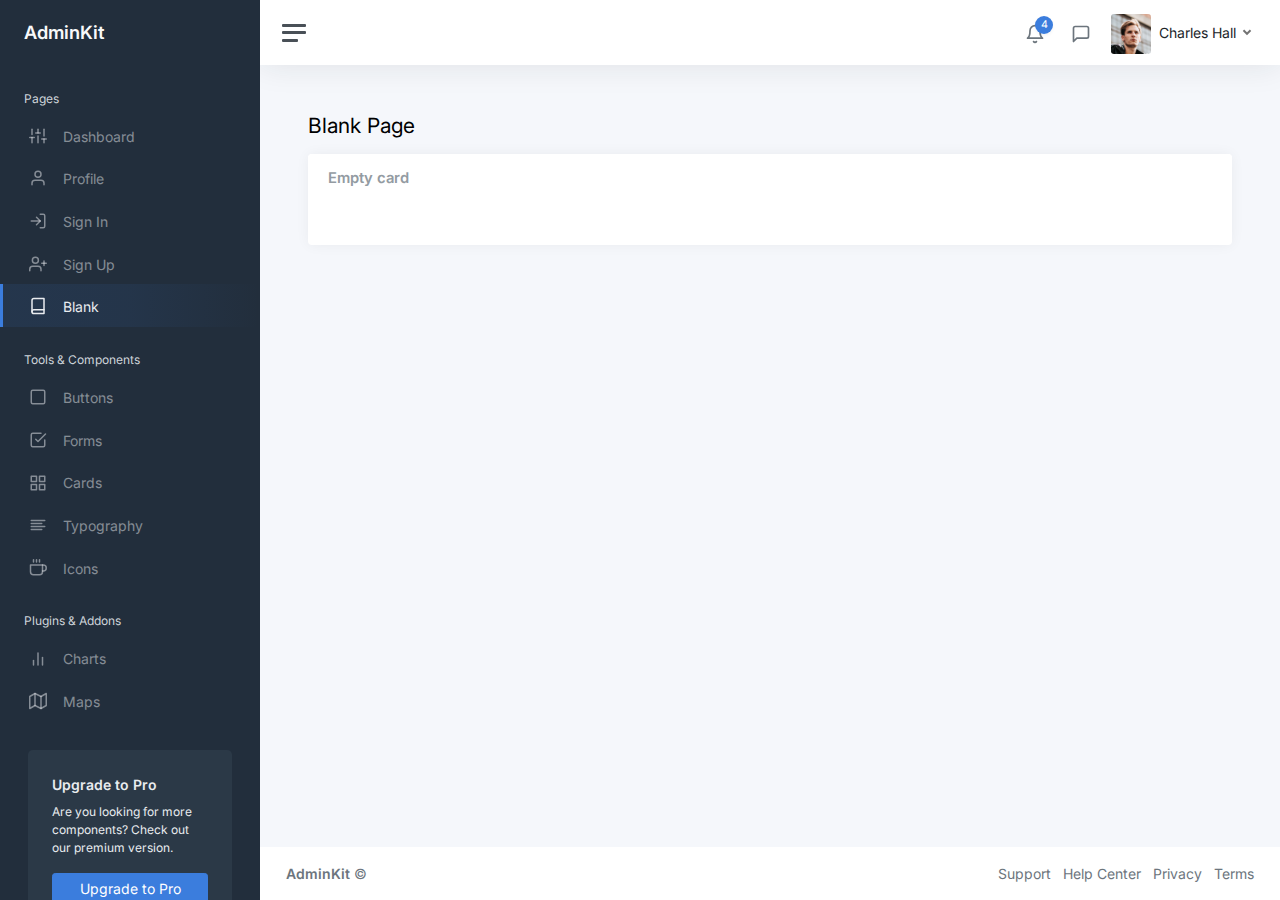
<file: admin2/static/pages-blank.html>
<!DOCTYPE html>
<html lang="en">

<head>
	<meta charset="utf-8">
	<meta http-equiv="X-UA-Compatible" content="IE=edge">
	<meta name="viewport" content="width=device-width, initial-scale=1, shrink-to-fit=no">
	<meta name="description" content="Responsive Admin &amp; Dashboard Template based on Bootstrap 5">
	<meta name="author" content="AdminKit">
	<meta name="keywords" content="adminkit, bootstrap, bootstrap 5, admin, dashboard, template, responsive, css, sass, html, theme, front-end, ui kit, web">

	<link rel="preconnect" href="https://fonts.gstatic.com">
	<link rel="shortcut icon" href="img/icons/icon-48x48.png" />

	<link rel="canonical" href="https://demo-basic.adminkit.io/pages-blank.html" />

	<title>Blank Page | AdminKit Demo</title>

	<link href="css/app.css" rel="stylesheet">
	<link href="https://fonts.googleapis.com/css2?family=Inter:wght@300;400;600&display=swap" rel="stylesheet">
</head>

<body>
	<div class="wrapper">
		<nav id="sidebar" class="sidebar js-sidebar">
			<div class="sidebar-content js-simplebar">
				<a class="sidebar-brand" href="index.html">
          <span class="align-middle">AdminKit</span>
        </a>

				<ul class="sidebar-nav">
					<li class="sidebar-header">
						Pages
					</li>

					<li class="sidebar-item">
						<a class="sidebar-link" href="index.html">
              <i class="align-middle" data-feather="sliders"></i> <span class="align-middle">Dashboard</span>
            </a>
					</li>

					<li class="sidebar-item">
						<a class="sidebar-link" href="pages-profile.html">
              <i class="align-middle" data-feather="user"></i> <span class="align-middle">Profile</span>
            </a>
					</li>

					<li class="sidebar-item">
						<a class="sidebar-link" href="pages-sign-in.html">
              <i class="align-middle" data-feather="log-in"></i> <span class="align-middle">Sign In</span>
            </a>
					</li>

					<li class="sidebar-item">
						<a class="sidebar-link" href="pages-sign-up.html">
              <i class="align-middle" data-feather="user-plus"></i> <span class="align-middle">Sign Up</span>
            </a>
					</li>

					<li class="sidebar-item active">
						<a class="sidebar-link" href="pages-blank.html">
              <i class="align-middle" data-feather="book"></i> <span class="align-middle">Blank</span>
            </a>
					</li>

					<li class="sidebar-header">
						Tools & Components
					</li>

					<li class="sidebar-item">
						<a class="sidebar-link" href="ui-buttons.html">
              <i class="align-middle" data-feather="square"></i> <span class="align-middle">Buttons</span>
            </a>
					</li>

					<li class="sidebar-item">
						<a class="sidebar-link" href="ui-forms.html">
              <i class="align-middle" data-feather="check-square"></i> <span class="align-middle">Forms</span>
            </a>
					</li>

					<li class="sidebar-item">
						<a class="sidebar-link" href="ui-cards.html">
              <i class="align-middle" data-feather="grid"></i> <span class="align-middle">Cards</span>
            </a>
					</li>

					<li class="sidebar-item">
						<a class="sidebar-link" href="ui-typography.html">
              <i class="align-middle" data-feather="align-left"></i> <span class="align-middle">Typography</span>
            </a>
					</li>

					<li class="sidebar-item">
						<a class="sidebar-link" href="icons-feather.html">
              <i class="align-middle" data-feather="coffee"></i> <span class="align-middle">Icons</span>
            </a>
					</li>

					<li class="sidebar-header">
						Plugins & Addons
					</li>

					<li class="sidebar-item">
						<a class="sidebar-link" href="charts-chartjs.html">
              <i class="align-middle" data-feather="bar-chart-2"></i> <span class="align-middle">Charts</span>
            </a>
					</li>

					<li class="sidebar-item">
						<a class="sidebar-link" href="maps-google.html">
              <i class="align-middle" data-feather="map"></i> <span class="align-middle">Maps</span>
            </a>
					</li>
				</ul>

				<div class="sidebar-cta">
					<div class="sidebar-cta-content">
						<strong class="d-inline-block mb-2">Upgrade to Pro</strong>
						<div class="mb-3 text-sm">
							Are you looking for more components? Check out our premium version.
						</div>
						<div class="d-grid">
							<a href="upgrade-to-pro.html" class="btn btn-primary">Upgrade to Pro</a>
						</div>
					</div>
				</div>
			</div>
		</nav>

		<div class="main">
			<nav class="navbar navbar-expand navbar-light navbar-bg">
				<a class="sidebar-toggle js-sidebar-toggle">
          <i class="hamburger align-self-center"></i>
        </a>

				<div class="navbar-collapse collapse">
					<ul class="navbar-nav navbar-align">
						<li class="nav-item dropdown">
							<a class="nav-icon dropdown-toggle" href="#" id="alertsDropdown" data-bs-toggle="dropdown">
								<div class="position-relative">
									<i class="align-middle" data-feather="bell"></i>
									<span class="indicator">4</span>
								</div>
							</a>
							<div class="dropdown-menu dropdown-menu-lg dropdown-menu-end py-0" aria-labelledby="alertsDropdown">
								<div class="dropdown-menu-header">
									4 New Notifications
								</div>
								<div class="list-group">
									<a href="#" class="list-group-item">
										<div class="row g-0 align-items-center">
											<div class="col-2">
												<i class="text-danger" data-feather="alert-circle"></i>
											</div>
											<div class="col-10">
												<div class="text-dark">Update completed</div>
												<div class="text-muted small mt-1">Restart server 12 to complete the update.</div>
												<div class="text-muted small mt-1">30m ago</div>
											</div>
										</div>
									</a>
									<a href="#" class="list-group-item">
										<div class="row g-0 align-items-center">
											<div class="col-2">
												<i class="text-warning" data-feather="bell"></i>
											</div>
											<div class="col-10">
												<div class="text-dark">Lorem ipsum</div>
												<div class="text-muted small mt-1">Aliquam ex eros, imperdiet vulputate hendrerit et.</div>
												<div class="text-muted small mt-1">2h ago</div>
											</div>
										</div>
									</a>
									<a href="#" class="list-group-item">
										<div class="row g-0 align-items-center">
											<div class="col-2">
												<i class="text-primary" data-feather="home"></i>
											</div>
											<div class="col-10">
												<div class="text-dark">Login from 192.186.1.8</div>
												<div class="text-muted small mt-1">5h ago</div>
											</div>
										</div>
									</a>
									<a href="#" class="list-group-item">
										<div class="row g-0 align-items-center">
											<div class="col-2">
												<i class="text-success" data-feather="user-plus"></i>
											</div>
											<div class="col-10">
												<div class="text-dark">New connection</div>
												<div class="text-muted small mt-1">Christina accepted your request.</div>
												<div class="text-muted small mt-1">14h ago</div>
											</div>
										</div>
									</a>
								</div>
								<div class="dropdown-menu-footer">
									<a href="#" class="text-muted">Show all notifications</a>
								</div>
							</div>
						</li>
						<li class="nav-item dropdown">
							<a class="nav-icon dropdown-toggle" href="#" id="messagesDropdown" data-bs-toggle="dropdown">
								<div class="position-relative">
									<i class="align-middle" data-feather="message-square"></i>
								</div>
							</a>
							<div class="dropdown-menu dropdown-menu-lg dropdown-menu-end py-0" aria-labelledby="messagesDropdown">
								<div class="dropdown-menu-header">
									<div class="position-relative">
										4 New Messages
									</div>
								</div>
								<div class="list-group">
									<a href="#" class="list-group-item">
										<div class="row g-0 align-items-center">
											<div class="col-2">
												<img src="img/avatars/avatar-5.jpg" class="avatar img-fluid rounded-circle" alt="Vanessa Tucker">
											</div>
											<div class="col-10 ps-2">
												<div class="text-dark">Vanessa Tucker</div>
												<div class="text-muted small mt-1">Nam pretium turpis et arcu. Duis arcu tortor.</div>
												<div class="text-muted small mt-1">15m ago</div>
											</div>
										</div>
									</a>
									<a href="#" class="list-group-item">
										<div class="row g-0 align-items-center">
											<div class="col-2">
												<img src="img/avatars/avatar-2.jpg" class="avatar img-fluid rounded-circle" alt="William Harris">
											</div>
											<div class="col-10 ps-2">
												<div class="text-dark">William Harris</div>
												<div class="text-muted small mt-1">Curabitur ligula sapien euismod vitae.</div>
												<div class="text-muted small mt-1">2h ago</div>
											</div>
										</div>
									</a>
									<a href="#" class="list-group-item">
										<div class="row g-0 align-items-center">
											<div class="col-2">
												<img src="img/avatars/avatar-4.jpg" class="avatar img-fluid rounded-circle" alt="Christina Mason">
											</div>
											<div class="col-10 ps-2">
												<div class="text-dark">Christina Mason</div>
												<div class="text-muted small mt-1">Pellentesque auctor neque nec urna.</div>
												<div class="text-muted small mt-1">4h ago</div>
											</div>
										</div>
									</a>
									<a href="#" class="list-group-item">
										<div class="row g-0 align-items-center">
											<div class="col-2">
												<img src="img/avatars/avatar-3.jpg" class="avatar img-fluid rounded-circle" alt="Sharon Lessman">
											</div>
											<div class="col-10 ps-2">
												<div class="text-dark">Sharon Lessman</div>
												<div class="text-muted small mt-1">Aenean tellus metus, bibendum sed, posuere ac, mattis non.</div>
												<div class="text-muted small mt-1">5h ago</div>
											</div>
										</div>
									</a>
								</div>
								<div class="dropdown-menu-footer">
									<a href="#" class="text-muted">Show all messages</a>
								</div>
							</div>
						</li>
						<li class="nav-item dropdown">
							<a class="nav-icon dropdown-toggle d-inline-block d-sm-none" href="#" data-bs-toggle="dropdown">
                <i class="align-middle" data-feather="settings"></i>
              </a>

							<a class="nav-link dropdown-toggle d-none d-sm-inline-block" href="#" data-bs-toggle="dropdown">
                <img src="img/avatars/avatar.jpg" class="avatar img-fluid rounded me-1" alt="Charles Hall" /> <span class="text-dark">Charles Hall</span>
              </a>
							<div class="dropdown-menu dropdown-menu-end">
								<a class="dropdown-item" href="pages-profile.html"><i class="align-middle me-1" data-feather="user"></i> Profile</a>
								<a class="dropdown-item" href="#"><i class="align-middle me-1" data-feather="pie-chart"></i> Analytics</a>
								<div class="dropdown-divider"></div>
								<a class="dropdown-item" href="index.html"><i class="align-middle me-1" data-feather="settings"></i> Settings & Privacy</a>
								<a class="dropdown-item" href="#"><i class="align-middle me-1" data-feather="help-circle"></i> Help Center</a>
								<div class="dropdown-divider"></div>
								<a class="dropdown-item" href="#">Log out</a>
							</div>
						</li>
					</ul>
				</div>
			</nav>

			<main class="content">
				<div class="container-fluid p-0">

					<h1 class="h3 mb-3">Blank Page</h1>

					<div class="row">
						<div class="col-12">
							<div class="card">
								<div class="card-header">
									<h5 class="card-title mb-0">Empty card</h5>
								</div>
								<div class="card-body">
								</div>
							</div>
						</div>
					</div>

				</div>
			</main>

			<footer class="footer">
				<div class="container-fluid">
					<div class="row text-muted">
						<div class="col-6 text-start">
							<p class="mb-0">
								<a class="text-muted" href="https://adminkit.io/" target="_blank"><strong>AdminKit</strong></a> &copy;
							</p>
						</div>
						<div class="col-6 text-end">
							<ul class="list-inline">
								<li class="list-inline-item">
									<a class="text-muted" href="https://adminkit.io/" target="_blank">Support</a>
								</li>
								<li class="list-inline-item">
									<a class="text-muted" href="https://adminkit.io/" target="_blank">Help Center</a>
								</li>
								<li class="list-inline-item">
									<a class="text-muted" href="https://adminkit.io/" target="_blank">Privacy</a>
								</li>
								<li class="list-inline-item">
									<a class="text-muted" href="https://adminkit.io/" target="_blank">Terms</a>
								</li>
							</ul>
						</div>
					</div>
				</div>
			</footer>
		</div>
	</div>

	<script src="js/app.js"></script>

</body>

</html>
</file>
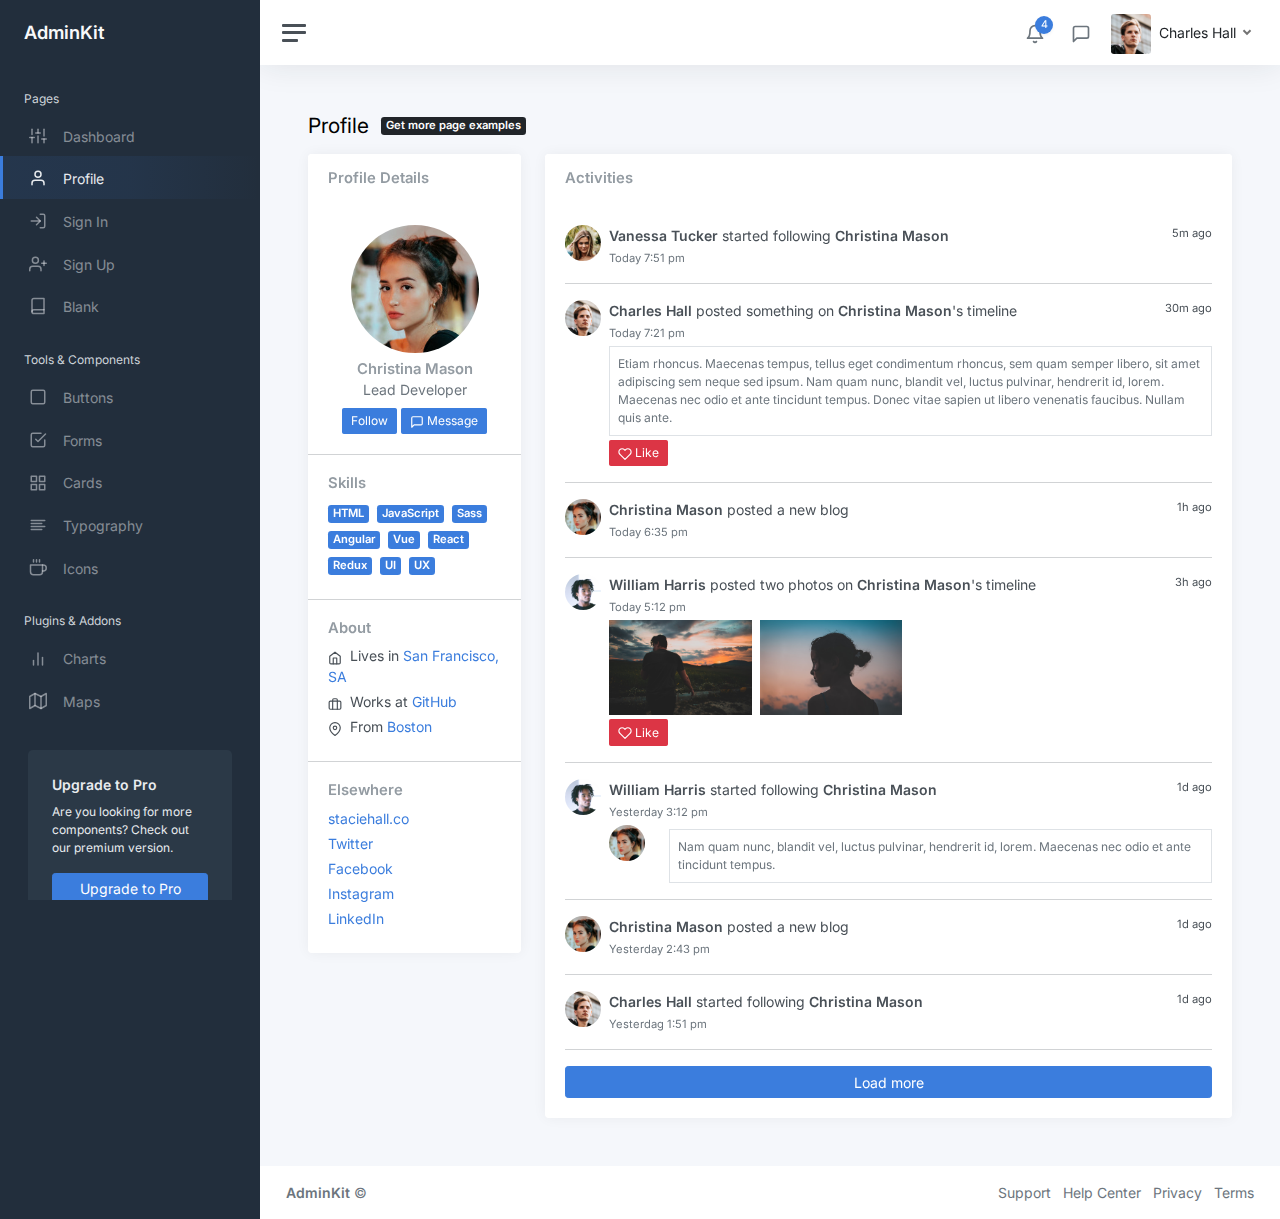
<file: admin2/static/pages-profile.html>
<!DOCTYPE html>
<html lang="en">

<head>
	<meta charset="utf-8">
	<meta http-equiv="X-UA-Compatible" content="IE=edge">
	<meta name="viewport" content="width=device-width, initial-scale=1, shrink-to-fit=no">
	<meta name="description" content="Responsive Admin &amp; Dashboard Template based on Bootstrap 5">
	<meta name="author" content="AdminKit">
	<meta name="keywords" content="adminkit, bootstrap, bootstrap 5, admin, dashboard, template, responsive, css, sass, html, theme, front-end, ui kit, web">

	<link rel="preconnect" href="https://fonts.gstatic.com">
	<link rel="shortcut icon" href="img/icons/icon-48x48.png" />

	<link rel="canonical" href="https://demo-basic.adminkit.io/pages-profile.html" />

	<title>Profile | AdminKit Demo</title>

	<link href="css/app.css" rel="stylesheet">
	<link href="https://fonts.googleapis.com/css2?family=Inter:wght@300;400;600&display=swap" rel="stylesheet">
</head>

<body>
	<div class="wrapper">
		<nav id="sidebar" class="sidebar js-sidebar">
			<div class="sidebar-content js-simplebar">
				<a class="sidebar-brand" href="index.html">
          <span class="align-middle">AdminKit</span>
        </a>

				<ul class="sidebar-nav">
					<li class="sidebar-header">
						Pages
					</li>

					<li class="sidebar-item">
						<a class="sidebar-link" href="index.html">
              <i class="align-middle" data-feather="sliders"></i> <span class="align-middle">Dashboard</span>
            </a>
					</li>

					<li class="sidebar-item active">
						<a class="sidebar-link" href="pages-profile.html">
              <i class="align-middle" data-feather="user"></i> <span class="align-middle">Profile</span>
            </a>
					</li>

					<li class="sidebar-item">
						<a class="sidebar-link" href="pages-sign-in.html">
              <i class="align-middle" data-feather="log-in"></i> <span class="align-middle">Sign In</span>
            </a>
					</li>

					<li class="sidebar-item">
						<a class="sidebar-link" href="pages-sign-up.html">
              <i class="align-middle" data-feather="user-plus"></i> <span class="align-middle">Sign Up</span>
            </a>
					</li>

					<li class="sidebar-item">
						<a class="sidebar-link" href="pages-blank.html">
              <i class="align-middle" data-feather="book"></i> <span class="align-middle">Blank</span>
            </a>
					</li>

					<li class="sidebar-header">
						Tools & Components
					</li>

					<li class="sidebar-item">
						<a class="sidebar-link" href="ui-buttons.html">
              <i class="align-middle" data-feather="square"></i> <span class="align-middle">Buttons</span>
            </a>
					</li>

					<li class="sidebar-item">
						<a class="sidebar-link" href="ui-forms.html">
              <i class="align-middle" data-feather="check-square"></i> <span class="align-middle">Forms</span>
            </a>
					</li>

					<li class="sidebar-item">
						<a class="sidebar-link" href="ui-cards.html">
              <i class="align-middle" data-feather="grid"></i> <span class="align-middle">Cards</span>
            </a>
					</li>

					<li class="sidebar-item">
						<a class="sidebar-link" href="ui-typography.html">
              <i class="align-middle" data-feather="align-left"></i> <span class="align-middle">Typography</span>
            </a>
					</li>

					<li class="sidebar-item">
						<a class="sidebar-link" href="icons-feather.html">
              <i class="align-middle" data-feather="coffee"></i> <span class="align-middle">Icons</span>
            </a>
					</li>

					<li class="sidebar-header">
						Plugins & Addons
					</li>

					<li class="sidebar-item">
						<a class="sidebar-link" href="charts-chartjs.html">
              <i class="align-middle" data-feather="bar-chart-2"></i> <span class="align-middle">Charts</span>
            </a>
					</li>

					<li class="sidebar-item">
						<a class="sidebar-link" href="maps-google.html">
              <i class="align-middle" data-feather="map"></i> <span class="align-middle">Maps</span>
            </a>
					</li>
				</ul>

				<div class="sidebar-cta">
					<div class="sidebar-cta-content">
						<strong class="d-inline-block mb-2">Upgrade to Pro</strong>
						<div class="mb-3 text-sm">
							Are you looking for more components? Check out our premium version.
						</div>
						<div class="d-grid">
							<a href="upgrade-to-pro.html" class="btn btn-primary">Upgrade to Pro</a>
						</div>
					</div>
				</div>
			</div>
		</nav>

		<div class="main">
			<nav class="navbar navbar-expand navbar-light navbar-bg">
				<a class="sidebar-toggle js-sidebar-toggle">
          <i class="hamburger align-self-center"></i>
        </a>

				<div class="navbar-collapse collapse">
					<ul class="navbar-nav navbar-align">
						<li class="nav-item dropdown">
							<a class="nav-icon dropdown-toggle" href="#" id="alertsDropdown" data-bs-toggle="dropdown">
								<div class="position-relative">
									<i class="align-middle" data-feather="bell"></i>
									<span class="indicator">4</span>
								</div>
							</a>
							<div class="dropdown-menu dropdown-menu-lg dropdown-menu-end py-0" aria-labelledby="alertsDropdown">
								<div class="dropdown-menu-header">
									4 New Notifications
								</div>
								<div class="list-group">
									<a href="#" class="list-group-item">
										<div class="row g-0 align-items-center">
											<div class="col-2">
												<i class="text-danger" data-feather="alert-circle"></i>
											</div>
											<div class="col-10">
												<div class="text-dark">Update completed</div>
												<div class="text-muted small mt-1">Restart server 12 to complete the update.</div>
												<div class="text-muted small mt-1">30m ago</div>
											</div>
										</div>
									</a>
									<a href="#" class="list-group-item">
										<div class="row g-0 align-items-center">
											<div class="col-2">
												<i class="text-warning" data-feather="bell"></i>
											</div>
											<div class="col-10">
												<div class="text-dark">Lorem ipsum</div>
												<div class="text-muted small mt-1">Aliquam ex eros, imperdiet vulputate hendrerit et.</div>
												<div class="text-muted small mt-1">2h ago</div>
											</div>
										</div>
									</a>
									<a href="#" class="list-group-item">
										<div class="row g-0 align-items-center">
											<div class="col-2">
												<i class="text-primary" data-feather="home"></i>
											</div>
											<div class="col-10">
												<div class="text-dark">Login from 192.186.1.8</div>
												<div class="text-muted small mt-1">5h ago</div>
											</div>
										</div>
									</a>
									<a href="#" class="list-group-item">
										<div class="row g-0 align-items-center">
											<div class="col-2">
												<i class="text-success" data-feather="user-plus"></i>
											</div>
											<div class="col-10">
												<div class="text-dark">New connection</div>
												<div class="text-muted small mt-1">Christina accepted your request.</div>
												<div class="text-muted small mt-1">14h ago</div>
											</div>
										</div>
									</a>
								</div>
								<div class="dropdown-menu-footer">
									<a href="#" class="text-muted">Show all notifications</a>
								</div>
							</div>
						</li>
						<li class="nav-item dropdown">
							<a class="nav-icon dropdown-toggle" href="#" id="messagesDropdown" data-bs-toggle="dropdown">
								<div class="position-relative">
									<i class="align-middle" data-feather="message-square"></i>
								</div>
							</a>
							<div class="dropdown-menu dropdown-menu-lg dropdown-menu-end py-0" aria-labelledby="messagesDropdown">
								<div class="dropdown-menu-header">
									<div class="position-relative">
										4 New Messages
									</div>
								</div>
								<div class="list-group">
									<a href="#" class="list-group-item">
										<div class="row g-0 align-items-center">
											<div class="col-2">
												<img src="img/avatars/avatar-5.jpg" class="avatar img-fluid rounded-circle" alt="Vanessa Tucker">
											</div>
											<div class="col-10 ps-2">
												<div class="text-dark">Vanessa Tucker</div>
												<div class="text-muted small mt-1">Nam pretium turpis et arcu. Duis arcu tortor.</div>
												<div class="text-muted small mt-1">15m ago</div>
											</div>
										</div>
									</a>
									<a href="#" class="list-group-item">
										<div class="row g-0 align-items-center">
											<div class="col-2">
												<img src="img/avatars/avatar-2.jpg" class="avatar img-fluid rounded-circle" alt="William Harris">
											</div>
											<div class="col-10 ps-2">
												<div class="text-dark">William Harris</div>
												<div class="text-muted small mt-1">Curabitur ligula sapien euismod vitae.</div>
												<div class="text-muted small mt-1">2h ago</div>
											</div>
										</div>
									</a>
									<a href="#" class="list-group-item">
										<div class="row g-0 align-items-center">
											<div class="col-2">
												<img src="img/avatars/avatar-4.jpg" class="avatar img-fluid rounded-circle" alt="Christina Mason">
											</div>
											<div class="col-10 ps-2">
												<div class="text-dark">Christina Mason</div>
												<div class="text-muted small mt-1">Pellentesque auctor neque nec urna.</div>
												<div class="text-muted small mt-1">4h ago</div>
											</div>
										</div>
									</a>
									<a href="#" class="list-group-item">
										<div class="row g-0 align-items-center">
											<div class="col-2">
												<img src="img/avatars/avatar-3.jpg" class="avatar img-fluid rounded-circle" alt="Sharon Lessman">
											</div>
											<div class="col-10 ps-2">
												<div class="text-dark">Sharon Lessman</div>
												<div class="text-muted small mt-1">Aenean tellus metus, bibendum sed, posuere ac, mattis non.</div>
												<div class="text-muted small mt-1">5h ago</div>
											</div>
										</div>
									</a>
								</div>
								<div class="dropdown-menu-footer">
									<a href="#" class="text-muted">Show all messages</a>
								</div>
							</div>
						</li>
						<li class="nav-item dropdown">
							<a class="nav-icon dropdown-toggle d-inline-block d-sm-none" href="#" data-bs-toggle="dropdown">
                <i class="align-middle" data-feather="settings"></i>
              </a>

							<a class="nav-link dropdown-toggle d-none d-sm-inline-block" href="#" data-bs-toggle="dropdown">
                <img src="img/avatars/avatar.jpg" class="avatar img-fluid rounded me-1" alt="Charles Hall" /> <span class="text-dark">Charles Hall</span>
              </a>
							<div class="dropdown-menu dropdown-menu-end">
								<a class="dropdown-item" href="pages-profile.html"><i class="align-middle me-1" data-feather="user"></i> Profile</a>
								<a class="dropdown-item" href="#"><i class="align-middle me-1" data-feather="pie-chart"></i> Analytics</a>
								<div class="dropdown-divider"></div>
								<a class="dropdown-item" href="index.html"><i class="align-middle me-1" data-feather="settings"></i> Settings & Privacy</a>
								<a class="dropdown-item" href="#"><i class="align-middle me-1" data-feather="help-circle"></i> Help Center</a>
								<div class="dropdown-divider"></div>
								<a class="dropdown-item" href="#">Log out</a>
							</div>
						</li>
					</ul>
				</div>
			</nav>

			<main class="content">
				<div class="container-fluid p-0">

					<div class="mb-3">
						<h1 class="h3 d-inline align-middle">Profile</h1>
						<a class="badge bg-dark text-white ms-2" href="upgrade-to-pro.html">
      Get more page examples
  </a>
					</div>
					<div class="row">
						<div class="col-md-4 col-xl-3">
							<div class="card mb-3">
								<div class="card-header">
									<h5 class="card-title mb-0">Profile Details</h5>
								</div>
								<div class="card-body text-center">
									<img src="img/avatars/avatar-4.jpg" alt="Christina Mason" class="img-fluid rounded-circle mb-2" width="128" height="128" />
									<h5 class="card-title mb-0">Christina Mason</h5>
									<div class="text-muted mb-2">Lead Developer</div>

									<div>
										<a class="btn btn-primary btn-sm" href="#">Follow</a>
										<a class="btn btn-primary btn-sm" href="#"><span data-feather="message-square"></span> Message</a>
									</div>
								</div>
								<hr class="my-0" />
								<div class="card-body">
									<h5 class="h6 card-title">Skills</h5>
									<a href="#" class="badge bg-primary me-1 my-1">HTML</a>
									<a href="#" class="badge bg-primary me-1 my-1">JavaScript</a>
									<a href="#" class="badge bg-primary me-1 my-1">Sass</a>
									<a href="#" class="badge bg-primary me-1 my-1">Angular</a>
									<a href="#" class="badge bg-primary me-1 my-1">Vue</a>
									<a href="#" class="badge bg-primary me-1 my-1">React</a>
									<a href="#" class="badge bg-primary me-1 my-1">Redux</a>
									<a href="#" class="badge bg-primary me-1 my-1">UI</a>
									<a href="#" class="badge bg-primary me-1 my-1">UX</a>
								</div>
								<hr class="my-0" />
								<div class="card-body">
									<h5 class="h6 card-title">About</h5>
									<ul class="list-unstyled mb-0">
										<li class="mb-1"><span data-feather="home" class="feather-sm me-1"></span> Lives in <a href="#">San Francisco, SA</a></li>

										<li class="mb-1"><span data-feather="briefcase" class="feather-sm me-1"></span> Works at <a href="#">GitHub</a></li>
										<li class="mb-1"><span data-feather="map-pin" class="feather-sm me-1"></span> From <a href="#">Boston</a></li>
									</ul>
								</div>
								<hr class="my-0" />
								<div class="card-body">
									<h5 class="h6 card-title">Elsewhere</h5>
									<ul class="list-unstyled mb-0">
										<li class="mb-1"><a href="#">staciehall.co</a></li>
										<li class="mb-1"><a href="#">Twitter</a></li>
										<li class="mb-1"><a href="#">Facebook</a></li>
										<li class="mb-1"><a href="#">Instagram</a></li>
										<li class="mb-1"><a href="#">LinkedIn</a></li>
									</ul>
								</div>
							</div>
						</div>

						<div class="col-md-8 col-xl-9">
							<div class="card">
								<div class="card-header">

									<h5 class="card-title mb-0">Activities</h5>
								</div>
								<div class="card-body h-100">

									<div class="d-flex align-items-start">
										<img src="img/avatars/avatar-5.jpg" width="36" height="36" class="rounded-circle me-2" alt="Vanessa Tucker">
										<div class="flex-grow-1">
											<small class="float-end text-navy">5m ago</small>
											<strong>Vanessa Tucker</strong> started following <strong>Christina Mason</strong><br />
											<small class="text-muted">Today 7:51 pm</small><br />

										</div>
									</div>

									<hr />
									<div class="d-flex align-items-start">
										<img src="img/avatars/avatar.jpg" width="36" height="36" class="rounded-circle me-2" alt="Charles Hall">
										<div class="flex-grow-1">
											<small class="float-end text-navy">30m ago</small>
											<strong>Charles Hall</strong> posted something on <strong>Christina Mason</strong>'s timeline<br />
											<small class="text-muted">Today 7:21 pm</small>

											<div class="border text-sm text-muted p-2 mt-1">
												Etiam rhoncus. Maecenas tempus, tellus eget condimentum rhoncus, sem quam semper libero, sit amet adipiscing sem neque sed ipsum. Nam quam nunc, blandit vel, luctus
												pulvinar, hendrerit id, lorem. Maecenas nec odio et ante tincidunt tempus. Donec vitae sapien ut libero venenatis faucibus. Nullam quis ante.
											</div>

											<a href="#" class="btn btn-sm btn-danger mt-1"><i class="feather-sm" data-feather="heart"></i> Like</a>
										</div>
									</div>

									<hr />
									<div class="d-flex align-items-start">
										<img src="img/avatars/avatar-4.jpg" width="36" height="36" class="rounded-circle me-2" alt="Christina Mason">
										<div class="flex-grow-1">
											<small class="float-end text-navy">1h ago</small>
											<strong>Christina Mason</strong> posted a new blog<br />

											<small class="text-muted">Today 6:35 pm</small>
										</div>
									</div>

									<hr />
									<div class="d-flex align-items-start">
										<img src="img/avatars/avatar-2.jpg" width="36" height="36" class="rounded-circle me-2" alt="William Harris">
										<div class="flex-grow-1">
											<small class="float-end text-navy">3h ago</small>
											<strong>William Harris</strong> posted two photos on <strong>Christina Mason</strong>'s timeline<br />
											<small class="text-muted">Today 5:12 pm</small>

											<div class="row g-0 mt-1">
												<div class="col-6 col-md-4 col-lg-4 col-xl-3">
													<img src="img/photos/unsplash-1.jpg" class="img-fluid pe-2" alt="Unsplash">
												</div>
												<div class="col-6 col-md-4 col-lg-4 col-xl-3">
													<img src="img/photos/unsplash-2.jpg" class="img-fluid pe-2" alt="Unsplash">
												</div>
											</div>

											<a href="#" class="btn btn-sm btn-danger mt-1"><i class="feather-sm" data-feather="heart"></i> Like</a>
										</div>
									</div>

									<hr />
									<div class="d-flex align-items-start">
										<img src="img/avatars/avatar-2.jpg" width="36" height="36" class="rounded-circle me-2" alt="William Harris">
										<div class="flex-grow-1">
											<small class="float-end text-navy">1d ago</small>
											<strong>William Harris</strong> started following <strong>Christina Mason</strong><br />
											<small class="text-muted">Yesterday 3:12 pm</small>

											<div class="d-flex align-items-start mt-1">
												<a class="pe-3" href="#">
                <img src="img/avatars/avatar-4.jpg" width="36" height="36" class="rounded-circle me-2" alt="Christina Mason">
              </a>
												<div class="flex-grow-1">
													<div class="border text-sm text-muted p-2 mt-1">
														Nam quam nunc, blandit vel, luctus pulvinar, hendrerit id, lorem. Maecenas nec odio et ante tincidunt tempus.
													</div>
												</div>
											</div>
										</div>
									</div>

									<hr />
									<div class="d-flex align-items-start">
										<img src="img/avatars/avatar-4.jpg" width="36" height="36" class="rounded-circle me-2" alt="Christina Mason">
										<div class="flex-grow-1">
											<small class="float-end text-navy">1d ago</small>
											<strong>Christina Mason</strong> posted a new blog<br />
											<small class="text-muted">Yesterday 2:43 pm</small>
										</div>
									</div>

									<hr />
									<div class="d-flex align-items-start">
										<img src="img/avatars/avatar.jpg" width="36" height="36" class="rounded-circle me-2" alt="Charles Hall">
										<div class="flex-grow-1">
											<small class="float-end text-navy">1d ago</small>
											<strong>Charles Hall</strong> started following <strong>Christina Mason</strong><br />
											<small class="text-muted">Yesterdag 1:51 pm</small>
										</div>
									</div>

									<hr />
									<div class="d-grid">
										<a href="#" class="btn btn-primary">Load more</a>
									</div>
								</div>
							</div>
						</div>
					</div>

				</div>
			</main>

			<footer class="footer">
				<div class="container-fluid">
					<div class="row text-muted">
						<div class="col-6 text-start">
							<p class="mb-0">
								<a class="text-muted" href="https://adminkit.io/" target="_blank"><strong>AdminKit</strong></a> &copy;
							</p>
						</div>
						<div class="col-6 text-end">
							<ul class="list-inline">
								<li class="list-inline-item">
									<a class="text-muted" href="https://adminkit.io/" target="_blank">Support</a>
								</li>
								<li class="list-inline-item">
									<a class="text-muted" href="https://adminkit.io/" target="_blank">Help Center</a>
								</li>
								<li class="list-inline-item">
									<a class="text-muted" href="https://adminkit.io/" target="_blank">Privacy</a>
								</li>
								<li class="list-inline-item">
									<a class="text-muted" href="https://adminkit.io/" target="_blank">Terms</a>
								</li>
							</ul>
						</div>
					</div>
				</div>
			</footer>
		</div>
	</div>

	<script src="js/app.js"></script>

</body>

</html>
</file>
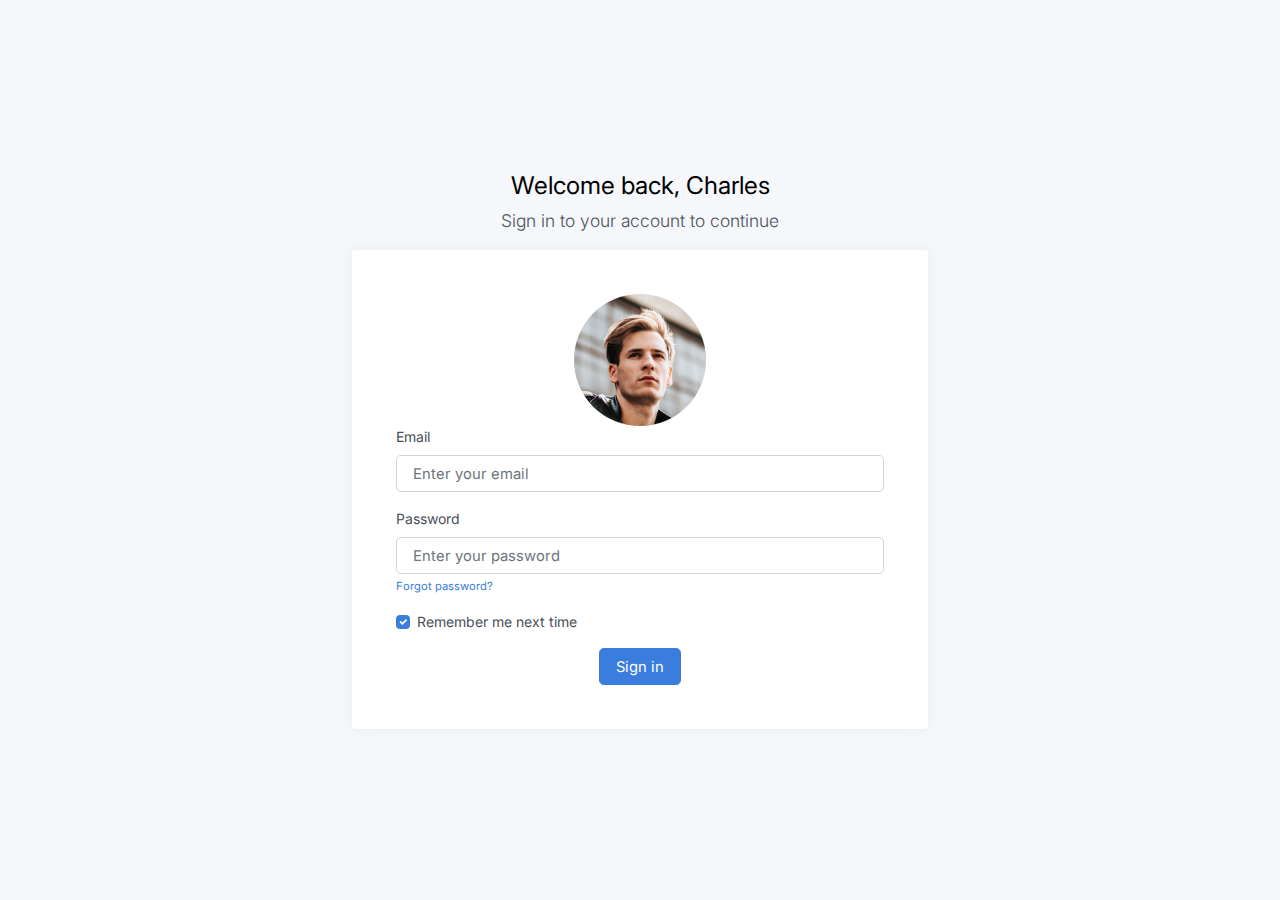
<file: admin2/static/pages-sign-in.html>
<!DOCTYPE html>
<html lang="en">

<head>
	<meta charset="utf-8">
	<meta http-equiv="X-UA-Compatible" content="IE=edge">
	<meta name="viewport" content="width=device-width, initial-scale=1, shrink-to-fit=no">
	<meta name="description" content="Responsive Admin &amp; Dashboard Template based on Bootstrap 5">
	<meta name="author" content="AdminKit">
	<meta name="keywords" content="adminkit, bootstrap, bootstrap 5, admin, dashboard, template, responsive, css, sass, html, theme, front-end, ui kit, web">

	<link rel="preconnect" href="https://fonts.gstatic.com">
	<link rel="shortcut icon" href="img/icons/icon-48x48.png" />

	<link rel="canonical" href="https://demo-basic.adminkit.io/pages-sign-in.html" />

	<title>Sign In | AdminKit Demo</title>

	<link href="css/app.css" rel="stylesheet">
	<link href="https://fonts.googleapis.com/css2?family=Inter:wght@300;400;600&display=swap" rel="stylesheet">
</head>

<body>
	<main class="d-flex w-100">
		<div class="container d-flex flex-column">
			<div class="row vh-100">
				<div class="col-sm-10 col-md-8 col-lg-6 mx-auto d-table h-100">
					<div class="d-table-cell align-middle">

						<div class="text-center mt-4">
							<h1 class="h2">Welcome back, Charles</h1>
							<p class="lead">
								Sign in to your account to continue
							</p>
						</div>

						<div class="card">
							<div class="card-body">
								<div class="m-sm-4">
									<div class="text-center">
										<img src="img/avatars/avatar.jpg" alt="Charles Hall" class="img-fluid rounded-circle" width="132" height="132" />
									</div>
									<form>
										<div class="mb-3">
											<label class="form-label">Email</label>
											<input class="form-control form-control-lg" type="email" name="email" placeholder="Enter your email" />
										</div>
										<div class="mb-3">
											<label class="form-label">Password</label>
											<input class="form-control form-control-lg" type="password" name="password" placeholder="Enter your password" />
											<small>
            <a href="index.html">Forgot password?</a>
          </small>
										</div>
										<div>
											<label class="form-check">
            <input class="form-check-input" type="checkbox" value="remember-me" name="remember-me" checked>
            <span class="form-check-label">
              Remember me next time
            </span>
          </label>
										</div>
										<div class="text-center mt-3">
											<a href="index.html" class="btn btn-lg btn-primary">Sign in</a>
											<!-- <button type="submit" class="btn btn-lg btn-primary">Sign in</button> -->
										</div>
									</form>
								</div>
							</div>
						</div>

					</div>
				</div>
			</div>
		</div>
	</main>

	<script src="js/app.js"></script>

</body>

</html>
</file>
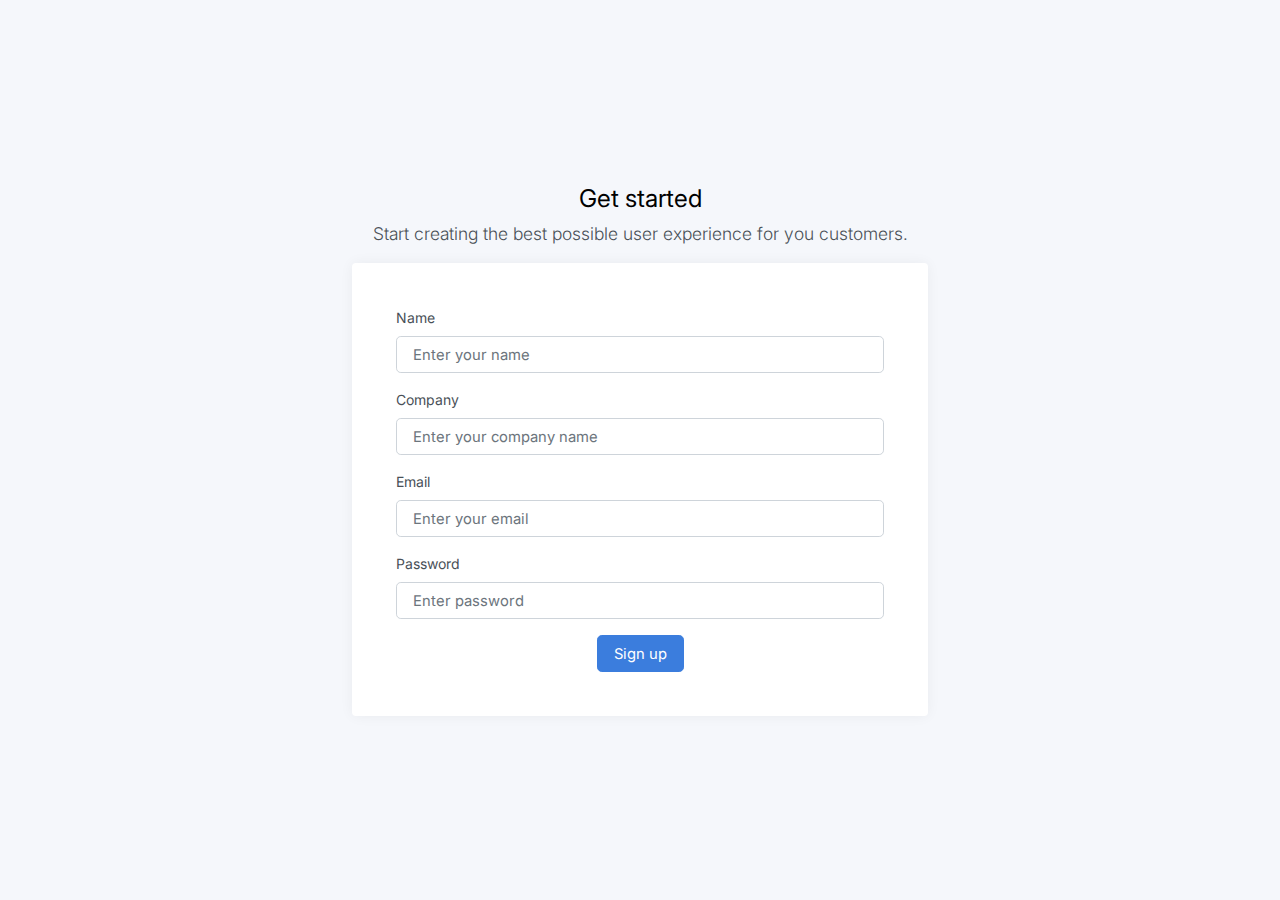
<file: admin2/static/pages-sign-up.html>
<!DOCTYPE html>
<html lang="en">

<head>
	<meta charset="utf-8">
	<meta http-equiv="X-UA-Compatible" content="IE=edge">
	<meta name="viewport" content="width=device-width, initial-scale=1, shrink-to-fit=no">
	<meta name="description" content="Responsive Admin &amp; Dashboard Template based on Bootstrap 5">
	<meta name="author" content="AdminKit">
	<meta name="keywords" content="adminkit, bootstrap, bootstrap 5, admin, dashboard, template, responsive, css, sass, html, theme, front-end, ui kit, web">

	<link rel="preconnect" href="https://fonts.gstatic.com">
	<link rel="shortcut icon" href="img/icons/icon-48x48.png" />

	<link rel="canonical" href="https://demo-basic.adminkit.io/pages-sign-up.html" />

	<title>Sign Up | AdminKit Demo</title>

	<link href="css/app.css" rel="stylesheet">
	<link href="https://fonts.googleapis.com/css2?family=Inter:wght@300;400;600&display=swap" rel="stylesheet">
</head>

<body>
	<main class="d-flex w-100">
		<div class="container d-flex flex-column">
			<div class="row vh-100">
				<div class="col-sm-10 col-md-8 col-lg-6 mx-auto d-table h-100">
					<div class="d-table-cell align-middle">

						<div class="text-center mt-4">
							<h1 class="h2">Get started</h1>
							<p class="lead">
								Start creating the best possible user experience for you customers.
							</p>
						</div>

						<div class="card">
							<div class="card-body">
								<div class="m-sm-4">
									<form>
										<div class="mb-3">
											<label class="form-label">Name</label>
											<input class="form-control form-control-lg" type="text" name="name" placeholder="Enter your name" />
										</div>
										<div class="mb-3">
											<label class="form-label">Company</label>
											<input class="form-control form-control-lg" type="text" name="company" placeholder="Enter your company name" />
										</div>
										<div class="mb-3">
											<label class="form-label">Email</label>
											<input class="form-control form-control-lg" type="email" name="email" placeholder="Enter your email" />
										</div>
										<div class="mb-3">
											<label class="form-label">Password</label>
											<input class="form-control form-control-lg" type="password" name="password" placeholder="Enter password" />
										</div>
										<div class="text-center mt-3">
											<a href="index.html" class="btn btn-lg btn-primary">Sign up</a>
											<!-- <button type="submit" class="btn btn-lg btn-primary">Sign up</button> -->
										</div>
									</form>
								</div>
							</div>
						</div>

					</div>
				</div>
			</div>
		</div>
	</main>

	<script src="js/app.js"></script>

</body>

</html>
</file>
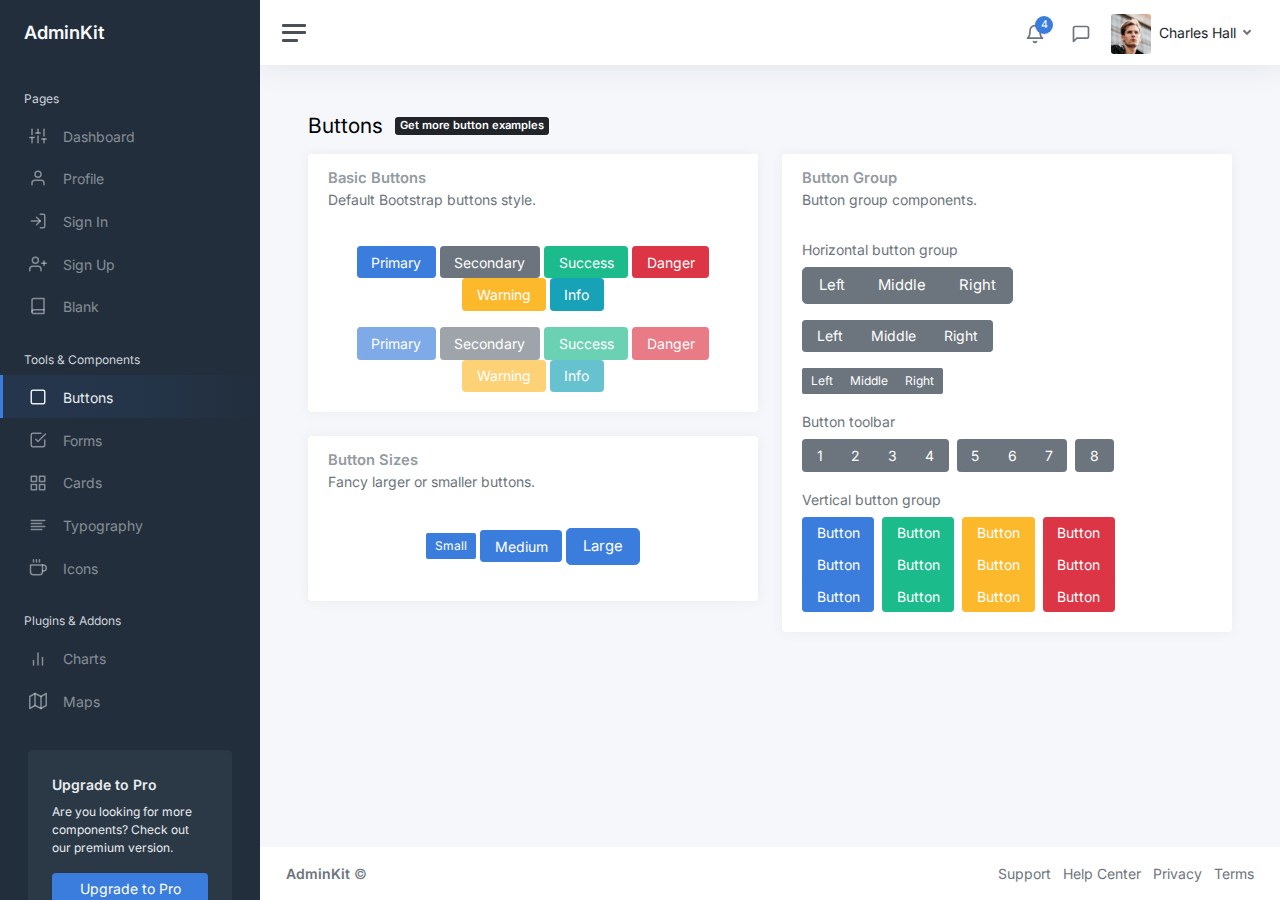
<file: admin2/static/ui-buttons.html>
<!DOCTYPE html>
<html lang="en">

<head>
	<meta charset="utf-8">
	<meta http-equiv="X-UA-Compatible" content="IE=edge">
	<meta name="viewport" content="width=device-width, initial-scale=1, shrink-to-fit=no">
	<meta name="description" content="Responsive Admin &amp; Dashboard Template based on Bootstrap 5">
	<meta name="author" content="AdminKit">
	<meta name="keywords" content="adminkit, bootstrap, bootstrap 5, admin, dashboard, template, responsive, css, sass, html, theme, front-end, ui kit, web">

	<link rel="preconnect" href="https://fonts.gstatic.com">
	<link rel="shortcut icon" href="img/icons/icon-48x48.png" />

	<link rel="canonical" href="https://demo-basic.adminkit.io/ui-buttons.html" />

	<title>Buttons | AdminKit Demo</title>

	<link href="css/app.css" rel="stylesheet">
	<link href="https://fonts.googleapis.com/css2?family=Inter:wght@300;400;600&display=swap" rel="stylesheet">
</head>

<body>
	<div class="wrapper">
		<nav id="sidebar" class="sidebar js-sidebar">
			<div class="sidebar-content js-simplebar">
				<a class="sidebar-brand" href="index.html">
          <span class="align-middle">AdminKit</span>
        </a>

				<ul class="sidebar-nav">
					<li class="sidebar-header">
						Pages
					</li>

					<li class="sidebar-item">
						<a class="sidebar-link" href="index.html">
              <i class="align-middle" data-feather="sliders"></i> <span class="align-middle">Dashboard</span>
            </a>
					</li>

					<li class="sidebar-item">
						<a class="sidebar-link" href="pages-profile.html">
              <i class="align-middle" data-feather="user"></i> <span class="align-middle">Profile</span>
            </a>
					</li>

					<li class="sidebar-item">
						<a class="sidebar-link" href="pages-sign-in.html">
              <i class="align-middle" data-feather="log-in"></i> <span class="align-middle">Sign In</span>
            </a>
					</li>

					<li class="sidebar-item">
						<a class="sidebar-link" href="pages-sign-up.html">
              <i class="align-middle" data-feather="user-plus"></i> <span class="align-middle">Sign Up</span>
            </a>
					</li>

					<li class="sidebar-item">
						<a class="sidebar-link" href="pages-blank.html">
              <i class="align-middle" data-feather="book"></i> <span class="align-middle">Blank</span>
            </a>
					</li>

					<li class="sidebar-header">
						Tools & Components
					</li>

					<li class="sidebar-item active">
						<a class="sidebar-link" href="ui-buttons.html">
              <i class="align-middle" data-feather="square"></i> <span class="align-middle">Buttons</span>
            </a>
					</li>

					<li class="sidebar-item">
						<a class="sidebar-link" href="ui-forms.html">
              <i class="align-middle" data-feather="check-square"></i> <span class="align-middle">Forms</span>
            </a>
					</li>

					<li class="sidebar-item">
						<a class="sidebar-link" href="ui-cards.html">
              <i class="align-middle" data-feather="grid"></i> <span class="align-middle">Cards</span>
            </a>
					</li>

					<li class="sidebar-item">
						<a class="sidebar-link" href="ui-typography.html">
              <i class="align-middle" data-feather="align-left"></i> <span class="align-middle">Typography</span>
            </a>
					</li>

					<li class="sidebar-item">
						<a class="sidebar-link" href="icons-feather.html">
              <i class="align-middle" data-feather="coffee"></i> <span class="align-middle">Icons</span>
            </a>
					</li>

					<li class="sidebar-header">
						Plugins & Addons
					</li>

					<li class="sidebar-item">
						<a class="sidebar-link" href="charts-chartjs.html">
              <i class="align-middle" data-feather="bar-chart-2"></i> <span class="align-middle">Charts</span>
            </a>
					</li>

					<li class="sidebar-item">
						<a class="sidebar-link" href="maps-google.html">
              <i class="align-middle" data-feather="map"></i> <span class="align-middle">Maps</span>
            </a>
					</li>
				</ul>

				<div class="sidebar-cta">
					<div class="sidebar-cta-content">
						<strong class="d-inline-block mb-2">Upgrade to Pro</strong>
						<div class="mb-3 text-sm">
							Are you looking for more components? Check out our premium version.
						</div>
						<div class="d-grid">
							<a href="upgrade-to-pro.html" class="btn btn-primary">Upgrade to Pro</a>
						</div>
					</div>
				</div>
			</div>
		</nav>

		<div class="main">
			<nav class="navbar navbar-expand navbar-light navbar-bg">
				<a class="sidebar-toggle js-sidebar-toggle">
          <i class="hamburger align-self-center"></i>
        </a>

				<div class="navbar-collapse collapse">
					<ul class="navbar-nav navbar-align">
						<li class="nav-item dropdown">
							<a class="nav-icon dropdown-toggle" href="#" id="alertsDropdown" data-bs-toggle="dropdown">
								<div class="position-relative">
									<i class="align-middle" data-feather="bell"></i>
									<span class="indicator">4</span>
								</div>
							</a>
							<div class="dropdown-menu dropdown-menu-lg dropdown-menu-end py-0" aria-labelledby="alertsDropdown">
								<div class="dropdown-menu-header">
									4 New Notifications
								</div>
								<div class="list-group">
									<a href="#" class="list-group-item">
										<div class="row g-0 align-items-center">
											<div class="col-2">
												<i class="text-danger" data-feather="alert-circle"></i>
											</div>
											<div class="col-10">
												<div class="text-dark">Update completed</div>
												<div class="text-muted small mt-1">Restart server 12 to complete the update.</div>
												<div class="text-muted small mt-1">30m ago</div>
											</div>
										</div>
									</a>
									<a href="#" class="list-group-item">
										<div class="row g-0 align-items-center">
											<div class="col-2">
												<i class="text-warning" data-feather="bell"></i>
											</div>
											<div class="col-10">
												<div class="text-dark">Lorem ipsum</div>
												<div class="text-muted small mt-1">Aliquam ex eros, imperdiet vulputate hendrerit et.</div>
												<div class="text-muted small mt-1">2h ago</div>
											</div>
										</div>
									</a>
									<a href="#" class="list-group-item">
										<div class="row g-0 align-items-center">
											<div class="col-2">
												<i class="text-primary" data-feather="home"></i>
											</div>
											<div class="col-10">
												<div class="text-dark">Login from 192.186.1.8</div>
												<div class="text-muted small mt-1">5h ago</div>
											</div>
										</div>
									</a>
									<a href="#" class="list-group-item">
										<div class="row g-0 align-items-center">
											<div class="col-2">
												<i class="text-success" data-feather="user-plus"></i>
											</div>
											<div class="col-10">
												<div class="text-dark">New connection</div>
												<div class="text-muted small mt-1">Christina accepted your request.</div>
												<div class="text-muted small mt-1">14h ago</div>
											</div>
										</div>
									</a>
								</div>
								<div class="dropdown-menu-footer">
									<a href="#" class="text-muted">Show all notifications</a>
								</div>
							</div>
						</li>
						<li class="nav-item dropdown">
							<a class="nav-icon dropdown-toggle" href="#" id="messagesDropdown" data-bs-toggle="dropdown">
								<div class="position-relative">
									<i class="align-middle" data-feather="message-square"></i>
								</div>
							</a>
							<div class="dropdown-menu dropdown-menu-lg dropdown-menu-end py-0" aria-labelledby="messagesDropdown">
								<div class="dropdown-menu-header">
									<div class="position-relative">
										4 New Messages
									</div>
								</div>
								<div class="list-group">
									<a href="#" class="list-group-item">
										<div class="row g-0 align-items-center">
											<div class="col-2">
												<img src="img/avatars/avatar-5.jpg" class="avatar img-fluid rounded-circle" alt="Vanessa Tucker">
											</div>
											<div class="col-10 ps-2">
												<div class="text-dark">Vanessa Tucker</div>
												<div class="text-muted small mt-1">Nam pretium turpis et arcu. Duis arcu tortor.</div>
												<div class="text-muted small mt-1">15m ago</div>
											</div>
										</div>
									</a>
									<a href="#" class="list-group-item">
										<div class="row g-0 align-items-center">
											<div class="col-2">
												<img src="img/avatars/avatar-2.jpg" class="avatar img-fluid rounded-circle" alt="William Harris">
											</div>
											<div class="col-10 ps-2">
												<div class="text-dark">William Harris</div>
												<div class="text-muted small mt-1">Curabitur ligula sapien euismod vitae.</div>
												<div class="text-muted small mt-1">2h ago</div>
											</div>
										</div>
									</a>
									<a href="#" class="list-group-item">
										<div class="row g-0 align-items-center">
											<div class="col-2">
												<img src="img/avatars/avatar-4.jpg" class="avatar img-fluid rounded-circle" alt="Christina Mason">
											</div>
											<div class="col-10 ps-2">
												<div class="text-dark">Christina Mason</div>
												<div class="text-muted small mt-1">Pellentesque auctor neque nec urna.</div>
												<div class="text-muted small mt-1">4h ago</div>
											</div>
										</div>
									</a>
									<a href="#" class="list-group-item">
										<div class="row g-0 align-items-center">
											<div class="col-2">
												<img src="img/avatars/avatar-3.jpg" class="avatar img-fluid rounded-circle" alt="Sharon Lessman">
											</div>
											<div class="col-10 ps-2">
												<div class="text-dark">Sharon Lessman</div>
												<div class="text-muted small mt-1">Aenean tellus metus, bibendum sed, posuere ac, mattis non.</div>
												<div class="text-muted small mt-1">5h ago</div>
											</div>
										</div>
									</a>
								</div>
								<div class="dropdown-menu-footer">
									<a href="#" class="text-muted">Show all messages</a>
								</div>
							</div>
						</li>
						<li class="nav-item dropdown">
							<a class="nav-icon dropdown-toggle d-inline-block d-sm-none" href="#" data-bs-toggle="dropdown">
                <i class="align-middle" data-feather="settings"></i>
              </a>

							<a class="nav-link dropdown-toggle d-none d-sm-inline-block" href="#" data-bs-toggle="dropdown">
                <img src="img/avatars/avatar.jpg" class="avatar img-fluid rounded me-1" alt="Charles Hall" /> <span class="text-dark">Charles Hall</span>
              </a>
							<div class="dropdown-menu dropdown-menu-end">
								<a class="dropdown-item" href="pages-profile.html"><i class="align-middle me-1" data-feather="user"></i> Profile</a>
								<a class="dropdown-item" href="#"><i class="align-middle me-1" data-feather="pie-chart"></i> Analytics</a>
								<div class="dropdown-divider"></div>
								<a class="dropdown-item" href="index.html"><i class="align-middle me-1" data-feather="settings"></i> Settings & Privacy</a>
								<a class="dropdown-item" href="#"><i class="align-middle me-1" data-feather="help-circle"></i> Help Center</a>
								<div class="dropdown-divider"></div>
								<a class="dropdown-item" href="#">Log out</a>
							</div>
						</li>
					</ul>
				</div>
			</nav>

			<main class="content">
				<div class="container-fluid p-0">

					<div class="mb-3">
						<h1 class="h3 d-inline align-middle">Buttons</h1>
						<a class="badge bg-dark text-white ms-2" href="upgrade-to-pro.html">
      Get more button examples
  </a>
					</div>
					<div class="row">
						<div class="col-12 col-lg-6">
							<div class="card">
								<div class="card-header">
									<h5 class="card-title">Basic Buttons</h5>
									<h6 class="card-subtitle text-muted">Default Bootstrap buttons style.</h6>
								</div>
								<div class="card-body text-center">
									<div class="mb-3">
										<button class="btn btn-primary">Primary</button>
										<button class="btn btn-secondary">Secondary</button>
										<button class="btn btn-success">Success</button>
										<button class="btn btn-danger">Danger</button>
										<button class="btn btn-warning">Warning</button>
										<button class="btn btn-info">Info</button>
									</div>
									<div>
										<button class="btn btn-primary" disabled>Primary</button>
										<button class="btn btn-secondary" disabled>Secondary</button>
										<button class="btn btn-success" disabled>Success</button>
										<button class="btn btn-danger" disabled>Danger</button>
										<button class="btn btn-warning" disabled>Warning</button>
										<button class="btn btn-info" disabled>Info</button>
									</div>
								</div>
							</div>

							<div class="card">
								<div class="card-header">
									<h5 class="card-title">Button Sizes</h5>
									<h6 class="card-subtitle text-muted">Fancy larger or smaller buttons.</h6>
								</div>
								<div class="card-body text-center">
									<div class="mb-3">
										<button class="btn btn-primary btn-sm">Small</button>
										<button class="btn btn-primary">Medium</button>
										<button class="btn btn-primary btn-lg">Large</button>
									</div>
								</div>
							</div>
						</div>

						<div class="col-12 col-lg-6">
							<div class="card">
								<div class="card-header">
									<h5 class="card-title">Button Group</h5>
									<h6 class="card-subtitle text-muted">Button group components.</h6>
								</div>
								<div class="card-body">
									<h6 class="card-subtitle mb-2 text-muted">Horizontal button group</h6>
									<div class="btn-group btn-group-lg mb-3" role="group" aria-label="Large button group">
										<button type="button" class="btn btn-secondary">Left</button>
										<button type="button" class="btn btn-secondary">Middle</button>
										<button type="button" class="btn btn-secondary">Right</button>
									</div>
									<br>
									<div class="btn-group mb-3" role="group" aria-label="Default button group">
										<button type="button" class="btn btn-secondary">Left</button>
										<button type="button" class="btn btn-secondary">Middle</button>
										<button type="button" class="btn btn-secondary">Right</button>
									</div>
									<br>
									<div class="btn-group btn-group-sm mb-4" role="group" aria-label="Small button group">
										<button type="button" class="btn btn-secondary">Left</button>
										<button type="button" class="btn btn-secondary">Middle</button>
										<button type="button" class="btn btn-secondary">Right</button>
									</div>

									<h6 class="card-subtitle mb-2 text-muted">Button toolbar</h6>
									<div class="btn-toolbar mb-4" role="toolbar" aria-label="Toolbar with button groups">
										<div class="btn-group me-2" role="group" aria-label="First group">
											<button type="button" class="btn btn-secondary">1</button>
											<button type="button" class="btn btn-secondary">2</button>
											<button type="button" class="btn btn-secondary">3</button>
											<button type="button" class="btn btn-secondary">4</button>
										</div>
										<div class="btn-group me-2" role="group" aria-label="Second group">
											<button type="button" class="btn btn-secondary">5</button>
											<button type="button" class="btn btn-secondary">6</button>
											<button type="button" class="btn btn-secondary">7</button>
										</div>
										<div class="btn-group" role="group" aria-label="Third group">
											<button type="button" class="btn btn-secondary">8</button>
										</div>
									</div>

									<h6 class="card-subtitle mb-2 text-muted">Vertical button group</h6>
									<div class="btn-toolbar">
										<div class="btn-group-vertical me-2" role="group" aria-label="Vertical button group">
											<button type="button" class="btn btn-primary">Button</button>
											<button type="button" class="btn btn-primary">Button</button>
											<button type="button" class="btn btn-primary">Button</button>
										</div>
										<div class="btn-group-vertical me-2" role="group" aria-label="Vertical button group">
											<button type="button" class="btn btn-success">Button</button>
											<button type="button" class="btn btn-success">Button</button>
											<button type="button" class="btn btn-success">Button</button>
										</div>
										<div class="btn-group-vertical me-2" role="group" aria-label="Vertical button group">
											<button type="button" class="btn btn-warning">Button</button>
											<button type="button" class="btn btn-warning">Button</button>
											<button type="button" class="btn btn-warning">Button</button>
										</div>
										<div class="btn-group-vertical me-2" role="group" aria-label="Vertical button group">
											<button type="button" class="btn btn-danger">Button</button>
											<button type="button" class="btn btn-danger">Button</button>
											<button type="button" class="btn btn-danger">Button</button>
										</div>
									</div>
								</div>
							</div>
						</div>
					</div>

				</div>
			</main>

			<footer class="footer">
				<div class="container-fluid">
					<div class="row text-muted">
						<div class="col-6 text-start">
							<p class="mb-0">
								<a class="text-muted" href="https://adminkit.io/" target="_blank"><strong>AdminKit</strong></a> &copy;
							</p>
						</div>
						<div class="col-6 text-end">
							<ul class="list-inline">
								<li class="list-inline-item">
									<a class="text-muted" href="https://adminkit.io/" target="_blank">Support</a>
								</li>
								<li class="list-inline-item">
									<a class="text-muted" href="https://adminkit.io/" target="_blank">Help Center</a>
								</li>
								<li class="list-inline-item">
									<a class="text-muted" href="https://adminkit.io/" target="_blank">Privacy</a>
								</li>
								<li class="list-inline-item">
									<a class="text-muted" href="https://adminkit.io/" target="_blank">Terms</a>
								</li>
							</ul>
						</div>
					</div>
				</div>
			</footer>
		</div>
	</div>

	<script src="js/app.js"></script>

</body>

</html>
</file>
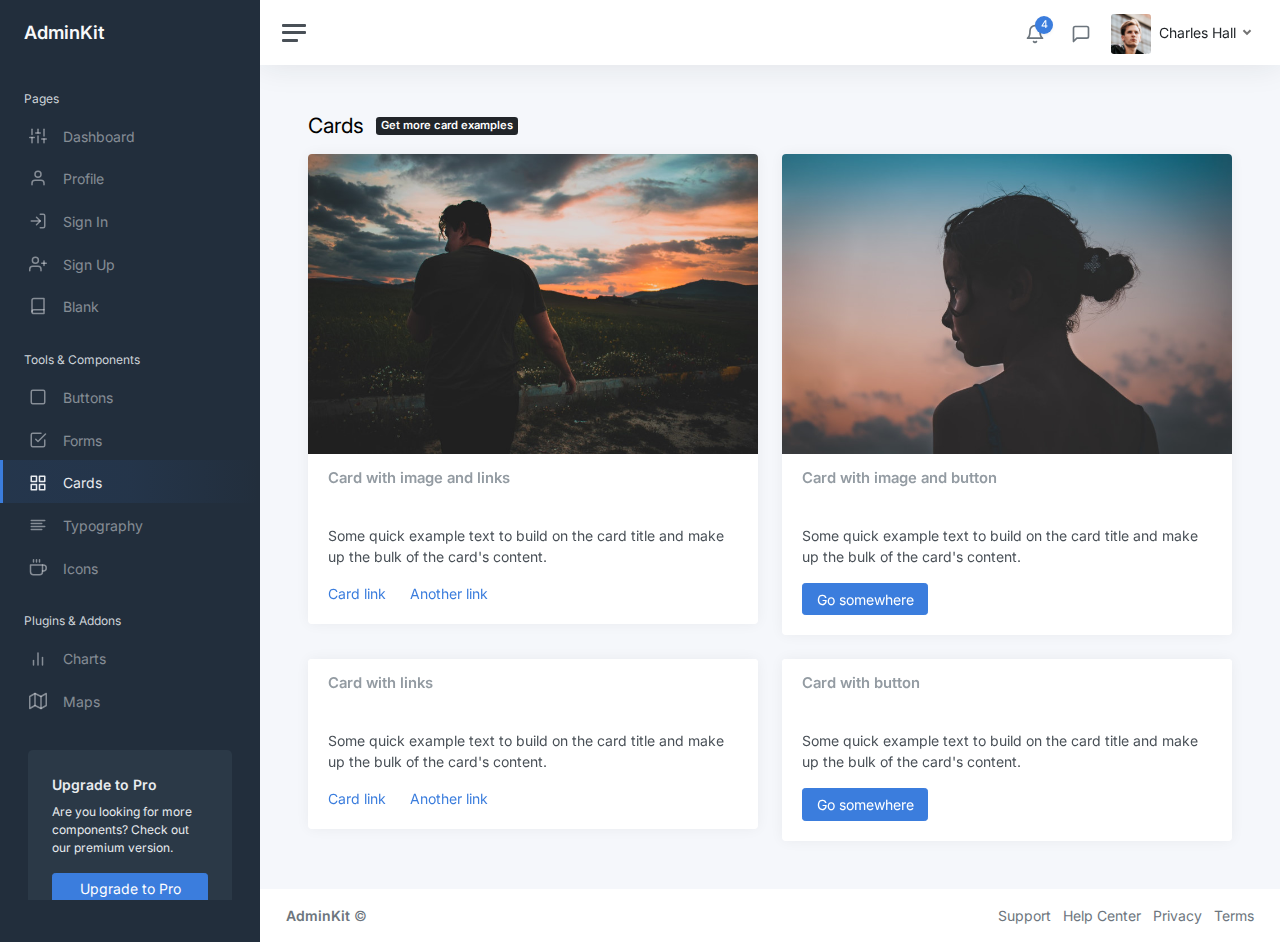
<file: admin2/static/ui-cards.html>
<!DOCTYPE html>
<html lang="en">

<head>
	<meta charset="utf-8">
	<meta http-equiv="X-UA-Compatible" content="IE=edge">
	<meta name="viewport" content="width=device-width, initial-scale=1, shrink-to-fit=no">
	<meta name="description" content="Responsive Admin &amp; Dashboard Template based on Bootstrap 5">
	<meta name="author" content="AdminKit">
	<meta name="keywords" content="adminkit, bootstrap, bootstrap 5, admin, dashboard, template, responsive, css, sass, html, theme, front-end, ui kit, web">

	<link rel="preconnect" href="https://fonts.gstatic.com">
	<link rel="shortcut icon" href="img/icons/icon-48x48.png" />

	<link rel="canonical" href="https://demo-basic.adminkit.io/ui-cards.html" />

	<title>Cards | AdminKit Demo</title>

	<link href="css/app.css" rel="stylesheet">
	<link href="https://fonts.googleapis.com/css2?family=Inter:wght@300;400;600&display=swap" rel="stylesheet">
</head>

<body>
	<div class="wrapper">
		<nav id="sidebar" class="sidebar js-sidebar">
			<div class="sidebar-content js-simplebar">
				<a class="sidebar-brand" href="index.html">
          <span class="align-middle">AdminKit</span>
        </a>

				<ul class="sidebar-nav">
					<li class="sidebar-header">
						Pages
					</li>

					<li class="sidebar-item">
						<a class="sidebar-link" href="index.html">
              <i class="align-middle" data-feather="sliders"></i> <span class="align-middle">Dashboard</span>
            </a>
					</li>

					<li class="sidebar-item">
						<a class="sidebar-link" href="pages-profile.html">
              <i class="align-middle" data-feather="user"></i> <span class="align-middle">Profile</span>
            </a>
					</li>

					<li class="sidebar-item">
						<a class="sidebar-link" href="pages-sign-in.html">
              <i class="align-middle" data-feather="log-in"></i> <span class="align-middle">Sign In</span>
            </a>
					</li>

					<li class="sidebar-item">
						<a class="sidebar-link" href="pages-sign-up.html">
              <i class="align-middle" data-feather="user-plus"></i> <span class="align-middle">Sign Up</span>
            </a>
					</li>

					<li class="sidebar-item">
						<a class="sidebar-link" href="pages-blank.html">
              <i class="align-middle" data-feather="book"></i> <span class="align-middle">Blank</span>
            </a>
					</li>

					<li class="sidebar-header">
						Tools & Components
					</li>

					<li class="sidebar-item">
						<a class="sidebar-link" href="ui-buttons.html">
              <i class="align-middle" data-feather="square"></i> <span class="align-middle">Buttons</span>
            </a>
					</li>

					<li class="sidebar-item">
						<a class="sidebar-link" href="ui-forms.html">
              <i class="align-middle" data-feather="check-square"></i> <span class="align-middle">Forms</span>
            </a>
					</li>

					<li class="sidebar-item active">
						<a class="sidebar-link" href="ui-cards.html">
              <i class="align-middle" data-feather="grid"></i> <span class="align-middle">Cards</span>
            </a>
					</li>

					<li class="sidebar-item">
						<a class="sidebar-link" href="ui-typography.html">
              <i class="align-middle" data-feather="align-left"></i> <span class="align-middle">Typography</span>
            </a>
					</li>

					<li class="sidebar-item">
						<a class="sidebar-link" href="icons-feather.html">
              <i class="align-middle" data-feather="coffee"></i> <span class="align-middle">Icons</span>
            </a>
					</li>

					<li class="sidebar-header">
						Plugins & Addons
					</li>

					<li class="sidebar-item">
						<a class="sidebar-link" href="charts-chartjs.html">
              <i class="align-middle" data-feather="bar-chart-2"></i> <span class="align-middle">Charts</span>
            </a>
					</li>

					<li class="sidebar-item">
						<a class="sidebar-link" href="maps-google.html">
              <i class="align-middle" data-feather="map"></i> <span class="align-middle">Maps</span>
            </a>
					</li>
				</ul>

				<div class="sidebar-cta">
					<div class="sidebar-cta-content">
						<strong class="d-inline-block mb-2">Upgrade to Pro</strong>
						<div class="mb-3 text-sm">
							Are you looking for more components? Check out our premium version.
						</div>
						<div class="d-grid">
							<a href="upgrade-to-pro.html" class="btn btn-primary">Upgrade to Pro</a>
						</div>
					</div>
				</div>
			</div>
		</nav>

		<div class="main">
			<nav class="navbar navbar-expand navbar-light navbar-bg">
				<a class="sidebar-toggle js-sidebar-toggle">
          <i class="hamburger align-self-center"></i>
        </a>

				<div class="navbar-collapse collapse">
					<ul class="navbar-nav navbar-align">
						<li class="nav-item dropdown">
							<a class="nav-icon dropdown-toggle" href="#" id="alertsDropdown" data-bs-toggle="dropdown">
								<div class="position-relative">
									<i class="align-middle" data-feather="bell"></i>
									<span class="indicator">4</span>
								</div>
							</a>
							<div class="dropdown-menu dropdown-menu-lg dropdown-menu-end py-0" aria-labelledby="alertsDropdown">
								<div class="dropdown-menu-header">
									4 New Notifications
								</div>
								<div class="list-group">
									<a href="#" class="list-group-item">
										<div class="row g-0 align-items-center">
											<div class="col-2">
												<i class="text-danger" data-feather="alert-circle"></i>
											</div>
											<div class="col-10">
												<div class="text-dark">Update completed</div>
												<div class="text-muted small mt-1">Restart server 12 to complete the update.</div>
												<div class="text-muted small mt-1">30m ago</div>
											</div>
										</div>
									</a>
									<a href="#" class="list-group-item">
										<div class="row g-0 align-items-center">
											<div class="col-2">
												<i class="text-warning" data-feather="bell"></i>
											</div>
											<div class="col-10">
												<div class="text-dark">Lorem ipsum</div>
												<div class="text-muted small mt-1">Aliquam ex eros, imperdiet vulputate hendrerit et.</div>
												<div class="text-muted small mt-1">2h ago</div>
											</div>
										</div>
									</a>
									<a href="#" class="list-group-item">
										<div class="row g-0 align-items-center">
											<div class="col-2">
												<i class="text-primary" data-feather="home"></i>
											</div>
											<div class="col-10">
												<div class="text-dark">Login from 192.186.1.8</div>
												<div class="text-muted small mt-1">5h ago</div>
											</div>
										</div>
									</a>
									<a href="#" class="list-group-item">
										<div class="row g-0 align-items-center">
											<div class="col-2">
												<i class="text-success" data-feather="user-plus"></i>
											</div>
											<div class="col-10">
												<div class="text-dark">New connection</div>
												<div class="text-muted small mt-1">Christina accepted your request.</div>
												<div class="text-muted small mt-1">14h ago</div>
											</div>
										</div>
									</a>
								</div>
								<div class="dropdown-menu-footer">
									<a href="#" class="text-muted">Show all notifications</a>
								</div>
							</div>
						</li>
						<li class="nav-item dropdown">
							<a class="nav-icon dropdown-toggle" href="#" id="messagesDropdown" data-bs-toggle="dropdown">
								<div class="position-relative">
									<i class="align-middle" data-feather="message-square"></i>
								</div>
							</a>
							<div class="dropdown-menu dropdown-menu-lg dropdown-menu-end py-0" aria-labelledby="messagesDropdown">
								<div class="dropdown-menu-header">
									<div class="position-relative">
										4 New Messages
									</div>
								</div>
								<div class="list-group">
									<a href="#" class="list-group-item">
										<div class="row g-0 align-items-center">
											<div class="col-2">
												<img src="img/avatars/avatar-5.jpg" class="avatar img-fluid rounded-circle" alt="Vanessa Tucker">
											</div>
											<div class="col-10 ps-2">
												<div class="text-dark">Vanessa Tucker</div>
												<div class="text-muted small mt-1">Nam pretium turpis et arcu. Duis arcu tortor.</div>
												<div class="text-muted small mt-1">15m ago</div>
											</div>
										</div>
									</a>
									<a href="#" class="list-group-item">
										<div class="row g-0 align-items-center">
											<div class="col-2">
												<img src="img/avatars/avatar-2.jpg" class="avatar img-fluid rounded-circle" alt="William Harris">
											</div>
											<div class="col-10 ps-2">
												<div class="text-dark">William Harris</div>
												<div class="text-muted small mt-1">Curabitur ligula sapien euismod vitae.</div>
												<div class="text-muted small mt-1">2h ago</div>
											</div>
										</div>
									</a>
									<a href="#" class="list-group-item">
										<div class="row g-0 align-items-center">
											<div class="col-2">
												<img src="img/avatars/avatar-4.jpg" class="avatar img-fluid rounded-circle" alt="Christina Mason">
											</div>
											<div class="col-10 ps-2">
												<div class="text-dark">Christina Mason</div>
												<div class="text-muted small mt-1">Pellentesque auctor neque nec urna.</div>
												<div class="text-muted small mt-1">4h ago</div>
											</div>
										</div>
									</a>
									<a href="#" class="list-group-item">
										<div class="row g-0 align-items-center">
											<div class="col-2">
												<img src="img/avatars/avatar-3.jpg" class="avatar img-fluid rounded-circle" alt="Sharon Lessman">
											</div>
											<div class="col-10 ps-2">
												<div class="text-dark">Sharon Lessman</div>
												<div class="text-muted small mt-1">Aenean tellus metus, bibendum sed, posuere ac, mattis non.</div>
												<div class="text-muted small mt-1">5h ago</div>
											</div>
										</div>
									</a>
								</div>
								<div class="dropdown-menu-footer">
									<a href="#" class="text-muted">Show all messages</a>
								</div>
							</div>
						</li>
						<li class="nav-item dropdown">
							<a class="nav-icon dropdown-toggle d-inline-block d-sm-none" href="#" data-bs-toggle="dropdown">
                <i class="align-middle" data-feather="settings"></i>
              </a>

							<a class="nav-link dropdown-toggle d-none d-sm-inline-block" href="#" data-bs-toggle="dropdown">
                <img src="img/avatars/avatar.jpg" class="avatar img-fluid rounded me-1" alt="Charles Hall" /> <span class="text-dark">Charles Hall</span>
              </a>
							<div class="dropdown-menu dropdown-menu-end">
								<a class="dropdown-item" href="pages-profile.html"><i class="align-middle me-1" data-feather="user"></i> Profile</a>
								<a class="dropdown-item" href="#"><i class="align-middle me-1" data-feather="pie-chart"></i> Analytics</a>
								<div class="dropdown-divider"></div>
								<a class="dropdown-item" href="index.html"><i class="align-middle me-1" data-feather="settings"></i> Settings & Privacy</a>
								<a class="dropdown-item" href="#"><i class="align-middle me-1" data-feather="help-circle"></i> Help Center</a>
								<div class="dropdown-divider"></div>
								<a class="dropdown-item" href="#">Log out</a>
							</div>
						</li>
					</ul>
				</div>
			</nav>

			<main class="content">
				<div class="container-fluid p-0">

					<div class="mb-3">
						<h1 class="h3 d-inline align-middle">Cards</h1>
						<a class="badge bg-dark text-white ms-2" href="upgrade-to-pro.html">
      Get more card examples
  </a>
					</div>
					<div class="row">
						<div class="col-12 col-md-6">
							<div class="card">
								<img class="card-img-top" src="img/photos/unsplash-1.jpg" alt="Unsplash">
								<div class="card-header">
									<h5 class="card-title mb-0">Card with image and links</h5>
								</div>
								<div class="card-body">
									<p class="card-text">Some quick example text to build on the card title and make up the bulk of the card's content.</p>
									<a href="#" class="card-link">Card link</a>
									<a href="#" class="card-link">Another link</a>
								</div>
							</div>
						</div>

						<div class="col-12 col-md-6">
							<div class="card">
								<img class="card-img-top" src="img/photos/unsplash-2.jpg" alt="Unsplash">
								<div class="card-header">
									<h5 class="card-title mb-0">Card with image and button</h5>
								</div>
								<div class="card-body">
									<p class="card-text">Some quick example text to build on the card title and make up the bulk of the card's content.</p>
									<a href="#" class="btn btn-primary">Go somewhere</a>
								</div>
							</div>
						</div>

						<div class="col-12 col-md-6">
							<div class="card">
								<div class="card-header">
									<h5 class="card-title mb-0">Card with links</h5>
								</div>
								<div class="card-body">
									<p class="card-text">Some quick example text to build on the card title and make up the bulk of the card's content.</p>
									<a href="#" class="card-link">Card link</a>
									<a href="#" class="card-link">Another link</a>
								</div>
							</div>
						</div>

						<div class="col-12 col-md-6">
							<div class="card">
								<div class="card-header">
									<h5 class="card-title mb-0">Card with button</h5>
								</div>
								<div class="card-body">
									<p class="card-text">Some quick example text to build on the card title and make up the bulk of the card's content.</p>
									<a href="#" class="btn btn-primary">Go somewhere</a>
								</div>
							</div>
						</div>
					</div>

				</div>
			</main>

			<footer class="footer">
				<div class="container-fluid">
					<div class="row text-muted">
						<div class="col-6 text-start">
							<p class="mb-0">
								<a class="text-muted" href="https://adminkit.io/" target="_blank"><strong>AdminKit</strong></a> &copy;
							</p>
						</div>
						<div class="col-6 text-end">
							<ul class="list-inline">
								<li class="list-inline-item">
									<a class="text-muted" href="https://adminkit.io/" target="_blank">Support</a>
								</li>
								<li class="list-inline-item">
									<a class="text-muted" href="https://adminkit.io/" target="_blank">Help Center</a>
								</li>
								<li class="list-inline-item">
									<a class="text-muted" href="https://adminkit.io/" target="_blank">Privacy</a>
								</li>
								<li class="list-inline-item">
									<a class="text-muted" href="https://adminkit.io/" target="_blank">Terms</a>
								</li>
							</ul>
						</div>
					</div>
				</div>
			</footer>
		</div>
	</div>

	<script src="js/app.js"></script>

</body>

</html>
</file>
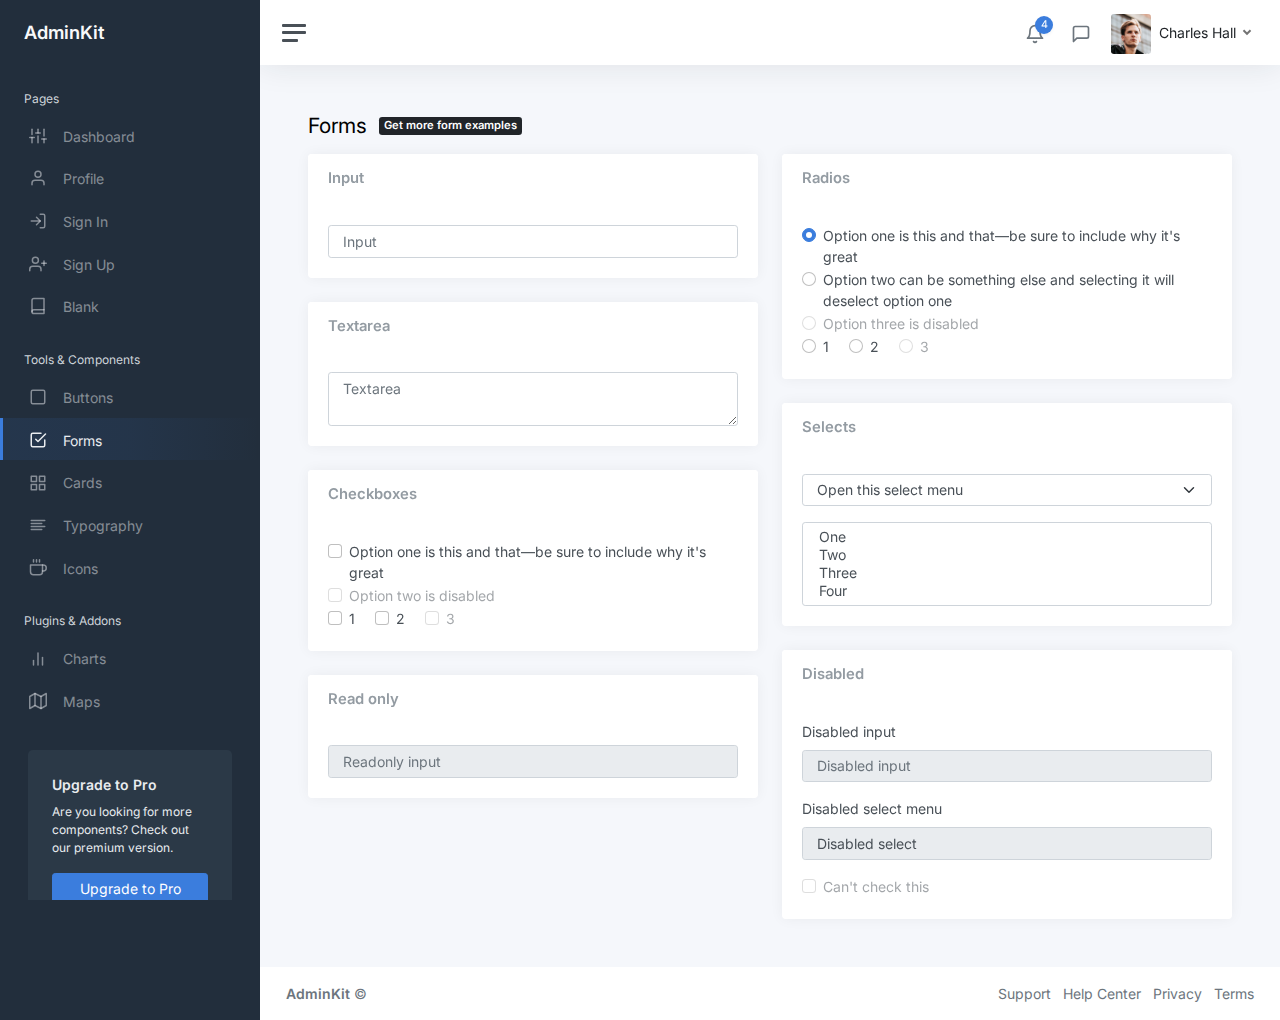
<file: admin2/static/ui-forms.html>
<!DOCTYPE html>
<html lang="en">

<head>
	<meta charset="utf-8">
	<meta http-equiv="X-UA-Compatible" content="IE=edge">
	<meta name="viewport" content="width=device-width, initial-scale=1, shrink-to-fit=no">
	<meta name="description" content="Responsive Admin &amp; Dashboard Template based on Bootstrap 5">
	<meta name="author" content="AdminKit">
	<meta name="keywords" content="adminkit, bootstrap, bootstrap 5, admin, dashboard, template, responsive, css, sass, html, theme, front-end, ui kit, web">

	<link rel="preconnect" href="https://fonts.gstatic.com">
	<link rel="shortcut icon" href="img/icons/icon-48x48.png" />

	<link rel="canonical" href="https://demo-basic.adminkit.io/ui-forms.html" />

	<title>Forms | AdminKit Demo</title>

	<link href="css/app.css" rel="stylesheet">
	<link href="https://fonts.googleapis.com/css2?family=Inter:wght@300;400;600&display=swap" rel="stylesheet">
</head>

<body>
	<div class="wrapper">
        
		<nav id="sidebar" class="sidebar js-sidebar">
			<div class="sidebar-content js-simplebar">
				<a class="sidebar-brand" href="index.html">
                    <span class="align-middle">AdminKit</span>
                </a>

				<ul class="sidebar-nav">
					<li class="sidebar-header">
						Pages
					</li>

					<li class="sidebar-item">
						<a class="sidebar-link" href="index.html">
                        <i class="align-middle" data-feather="sliders"></i> <span class="align-middle">Dashboard</span>
                        </a>
					</li>

					<li class="sidebar-item">
						<a class="sidebar-link" href="pages-profile.html">
                        <i class="align-middle" data-feather="user"></i> <span class="align-middle">Profile</span>
                        </a>
					</li>

					<li class="sidebar-item">
						<a class="sidebar-link" href="pages-sign-in.html">
                        <i class="align-middle" data-feather="log-in"></i> <span class="align-middle">Sign In</span>
                        </a>
					</li>

					<li class="sidebar-item">
						<a class="sidebar-link" href="pages-sign-up.html">
                        <i class="align-middle" data-feather="user-plus"></i> <span class="align-middle">Sign Up</span>
                        </a>
					</li>

					<li class="sidebar-item">
						<a class="sidebar-link" href="pages-blank.html">
                        <i class="align-middle" data-feather="book"></i> <span class="align-middle">Blank</span>
                        </a>
					</li>

					<li class="sidebar-header">
						Tools & Components
					</li>

					<li class="sidebar-item">
						<a class="sidebar-link" href="ui-buttons.html">
                        <i class="align-middle" data-feather="square"></i> <span class="align-middle">Buttons</span>
                        </a>
					</li>

					<li class="sidebar-item active">
						<a class="sidebar-link" href="ui-forms.html">
                        <i class="align-middle" data-feather="check-square"></i> <span class="align-middle">Forms</span>
                        </a>
					</li>

					<li class="sidebar-item">
						<a class="sidebar-link" href="ui-cards.html">
                        <i class="align-middle" data-feather="grid"></i> <span class="align-middle">Cards</span>
                        </a>
					</li>

					<li class="sidebar-item">
						<a class="sidebar-link" href="ui-typography.html">
                        <i class="align-middle" data-feather="align-left"></i> <span class="align-middle">Typography</span>
                        </a>
					</li>

					<li class="sidebar-item">
						<a class="sidebar-link" href="icons-feather.html">
                        <i class="align-middle" data-feather="coffee"></i> <span class="align-middle">Icons</span>
                        </a>
					</li>

					<li class="sidebar-header">
						Plugins & Addons
					</li>

					<li class="sidebar-item">
						<a class="sidebar-link" href="charts-chartjs.html">
                        <i class="align-middle" data-feather="bar-chart-2"></i> <span class="align-middle">Charts</span>
                        </a>
					</li>

					<li class="sidebar-item">
						<a class="sidebar-link" href="maps-google.html">
                        <i class="align-middle" data-feather="map"></i> <span class="align-middle">Maps</span>
                        </a>
					</li>
				</ul>

				<div class="sidebar-cta">
					<div class="sidebar-cta-content">
						<strong class="d-inline-block mb-2">Upgrade to Pro</strong>
						<div class="mb-3 text-sm">
							Are you looking for more components? Check out our premium version.
						</div>
						<div class="d-grid">
							<a href="upgrade-to-pro.html" class="btn btn-primary">Upgrade to Pro</a>
						</div>
					</div>
				</div>
			</div>
		</nav>

		<div class="main">
			<nav class="navbar navbar-expand navbar-light navbar-bg">
				<a class="sidebar-toggle js-sidebar-toggle">
                <i class="hamburger align-self-center"></i>
                </a>

				<div class="navbar-collapse collapse">
					<ul class="navbar-nav navbar-align">
						<li class="nav-item dropdown">
							<a class="nav-icon dropdown-toggle" href="#" id="alertsDropdown" data-bs-toggle="dropdown">
								<div class="position-relative">
									<i class="align-middle" data-feather="bell"></i>
									<span class="indicator">4</span>
								</div>
							</a>
							<div class="dropdown-menu dropdown-menu-lg dropdown-menu-end py-0" aria-labelledby="alertsDropdown">
								<div class="dropdown-menu-header">
									4 New Notifications
								</div>
								<div class="list-group">
									<a href="#" class="list-group-item">
										<div class="row g-0 align-items-center">
											<div class="col-2">
												<i class="text-danger" data-feather="alert-circle"></i>
											</div>
											<div class="col-10">
												<div class="text-dark">Update completed</div>
												<div class="text-muted small mt-1">Restart server 12 to complete the update.</div>
												<div class="text-muted small mt-1">30m ago</div>
											</div>
										</div>
									</a>
									<a href="#" class="list-group-item">
										<div class="row g-0 align-items-center">
											<div class="col-2">
												<i class="text-warning" data-feather="bell"></i>
											</div>
											<div class="col-10">
												<div class="text-dark">Lorem ipsum</div>
												<div class="text-muted small mt-1">Aliquam ex eros, imperdiet vulputate hendrerit et.</div>
												<div class="text-muted small mt-1">2h ago</div>
											</div>
										</div>
									</a>
									<a href="#" class="list-group-item">
										<div class="row g-0 align-items-center">
											<div class="col-2">
												<i class="text-primary" data-feather="home"></i>
											</div>
											<div class="col-10">
												<div class="text-dark">Login from 192.186.1.8</div>
												<div class="text-muted small mt-1">5h ago</div>
											</div>
										</div>
									</a>
									<a href="#" class="list-group-item">
										<div class="row g-0 align-items-center">
											<div class="col-2">
												<i class="text-success" data-feather="user-plus"></i>
											</div>
											<div class="col-10">
												<div class="text-dark">New connection</div>
												<div class="text-muted small mt-1">Christina accepted your request.</div>
												<div class="text-muted small mt-1">14h ago</div>
											</div>
										</div>
									</a>
								</div>
								<div class="dropdown-menu-footer">
									<a href="#" class="text-muted">Show all notifications</a>
								</div>
							</div>
						</li>
						<li class="nav-item dropdown">
							<a class="nav-icon dropdown-toggle" href="#" id="messagesDropdown" data-bs-toggle="dropdown">
								<div class="position-relative">
									<i class="align-middle" data-feather="message-square"></i>
								</div>
							</a>
							<div class="dropdown-menu dropdown-menu-lg dropdown-menu-end py-0" aria-labelledby="messagesDropdown">
								<div class="dropdown-menu-header">
									<div class="position-relative">
										4 New Messages
									</div>
								</div>
								<div class="list-group">
									<a href="#" class="list-group-item">
										<div class="row g-0 align-items-center">
											<div class="col-2">
												<img src="img/avatars/avatar-5.jpg" class="avatar img-fluid rounded-circle" alt="Vanessa Tucker">
											</div>
											<div class="col-10 ps-2">
												<div class="text-dark">Vanessa Tucker</div>
												<div class="text-muted small mt-1">Nam pretium turpis et arcu. Duis arcu tortor.</div>
												<div class="text-muted small mt-1">15m ago</div>
											</div>
										</div>
									</a>
									<a href="#" class="list-group-item">
										<div class="row g-0 align-items-center">
											<div class="col-2">
												<img src="img/avatars/avatar-2.jpg" class="avatar img-fluid rounded-circle" alt="William Harris">
											</div>
											<div class="col-10 ps-2">
												<div class="text-dark">William Harris</div>
												<div class="text-muted small mt-1">Curabitur ligula sapien euismod vitae.</div>
												<div class="text-muted small mt-1">2h ago</div>
											</div>
										</div>
									</a>
									<a href="#" class="list-group-item">
										<div class="row g-0 align-items-center">
											<div class="col-2">
												<img src="img/avatars/avatar-4.jpg" class="avatar img-fluid rounded-circle" alt="Christina Mason">
											</div>
											<div class="col-10 ps-2">
												<div class="text-dark">Christina Mason</div>
												<div class="text-muted small mt-1">Pellentesque auctor neque nec urna.</div>
												<div class="text-muted small mt-1">4h ago</div>
											</div>
										</div>
									</a>
									<a href="#" class="list-group-item">
										<div class="row g-0 align-items-center">
											<div class="col-2">
												<img src="img/avatars/avatar-3.jpg" class="avatar img-fluid rounded-circle" alt="Sharon Lessman">
											</div>
											<div class="col-10 ps-2">
												<div class="text-dark">Sharon Lessman</div>
												<div class="text-muted small mt-1">Aenean tellus metus, bibendum sed, posuere ac, mattis non.</div>
												<div class="text-muted small mt-1">5h ago</div>
											</div>
										</div>
									</a>
								</div>
								<div class="dropdown-menu-footer">
									<a href="#" class="text-muted">Show all messages</a>
								</div>
							</div>
						</li>
						<li class="nav-item dropdown">
							<a class="nav-icon dropdown-toggle d-inline-block d-sm-none" href="#" data-bs-toggle="dropdown">
                <i class="align-middle" data-feather="settings"></i>
              </a>

							<a class="nav-link dropdown-toggle d-none d-sm-inline-block" href="#" data-bs-toggle="dropdown">
                <img src="img/avatars/avatar.jpg" class="avatar img-fluid rounded me-1" alt="Charles Hall" /> <span class="text-dark">Charles Hall</span>
              </a>
							<div class="dropdown-menu dropdown-menu-end">
								<a class="dropdown-item" href="pages-profile.html"><i class="align-middle me-1" data-feather="user"></i> Profile</a>
								<a class="dropdown-item" href="#"><i class="align-middle me-1" data-feather="pie-chart"></i> Analytics</a>
								<div class="dropdown-divider"></div>
								<a class="dropdown-item" href="index.html"><i class="align-middle me-1" data-feather="settings"></i> Settings & Privacy</a>
								<a class="dropdown-item" href="#"><i class="align-middle me-1" data-feather="help-circle"></i> Help Center</a>
								<div class="dropdown-divider"></div>
								<a class="dropdown-item" href="#">Log out</a>
							</div>
						</li>
					</ul>
				</div>
			</nav>

			<main class="content">
				<div class="container-fluid p-0">

					<div class="mb-3">
						<h1 class="h3 d-inline align-middle">Forms</h1>
						<a class="badge bg-dark text-white ms-2" href="upgrade-to-pro.html">
                                Get more form examples
                            </a>
					</div>
					<div class="row">
						<div class="col-12 col-lg-6">
							<div class="card">
								<div class="card-header">
									<h5 class="card-title mb-0">Input</h5>
								</div>
								<div class="card-body">
									<input type="text" class="form-control" placeholder="Input">
								</div>
							</div>

							<div class="card">
								<div class="card-header">
									<h5 class="card-title mb-0">Textarea</h5>
								</div>
								<div class="card-body">
									<textarea class="form-control" rows="2" placeholder="Textarea"></textarea>
								</div>
							</div>

							<div class="card">
								<div class="card-header">
									<h5 class="card-title mb-0">Checkboxes</h5>
								</div>
								<div class="card-body">
									<div>
										<label class="form-check">
            <input class="form-check-input" type="checkbox" value="">
            <span class="form-check-label">
              Option one is this and that&mdash;be sure to include why it's great
            </span>
          </label>
										<label class="form-check">
            <input class="form-check-input" type="checkbox" value="" disabled>
            <span class="form-check-label">
              Option two is disabled
            </span>
          </label>
									</div>
									<div>
										<label class="form-check form-check-inline">
            <input class="form-check-input" type="checkbox" value="option1">
            <span class="form-check-label">
              1
            </span>
          </label>
										<label class="form-check form-check-inline">
            <input class="form-check-input" type="checkbox" value="option2">
            <span class="form-check-label">
              2
            </span>
          </label>
										<label class="form-check form-check-inline">
            <input class="form-check-input" type="checkbox" value="option3" disabled>
            <span class="form-check-label">
              3
            </span>
          </label>
									</div>
								</div>
							</div>

							<div class="card">
								<div class="card-header">
									<h5 class="card-title mb-0">Read only</h5>
								</div>
								<div class="card-body">
									<input class="form-control" type="text" placeholder="Readonly input" readonly>
								</div>
							</div>
						</div>

						<div class="col-12 col-lg-6">
							<div class="card">
								<div class="card-header">
									<h5 class="card-title mb-0">Radios</h5>
								</div>
								<div class="card-body">
									<div>
										<label class="form-check">
            <input class="form-check-input" type="radio" value="option1" name="radios-example" checked>
            <span class="form-check-label">
              Option one is this and that&mdash;be sure to include why it's great
            </span>
          </label>
										<label class="form-check">
            <input class="form-check-input" type="radio" value="option2" name="radios-example">
            <span class="form-check-label">
              Option two can be something else and selecting it will deselect option one
            </span>
          </label>
										<label class="form-check">
            <input class="form-check-input" type="radio" value="option3" name="radios-example" disabled>
            <span class="form-check-label">
              Option three is disabled
            </span>
          </label>
									</div>
									<div>
										<label class="form-check form-check-inline">
            <input class="form-check-input" type="radio" name="inline-radios-example" value="option1">
            <span class="form-check-label">
              1
            </span>
          </label>
										<label class="form-check form-check-inline">
            <input class="form-check-input" type="radio" name="inline-radios-example" value="option2">
            <span class="form-check-label">
              2
            </span>
          </label>
										<label class="form-check form-check-inline">
            <input class="form-check-input" type="radio" name="inline-radios-example" value="option3" disabled>
            <span class="form-check-label">
              3
            </span>
          </label>
									</div>
								</div>
							</div>

							<div class="card">
								<div class="card-header">
									<h5 class="card-title mb-0">Selects</h5>
								</div>
								<div class="card-body">
									<select class="form-select mb-3">
          <option selected>Open this select menu</option>
          <option>One</option>
          <option>Two</option>
          <option>Three</option>
        </select>

									<select multiple class="form-control">
          <option>One</option>
          <option>Two</option>
          <option>Three</option>
          <option>Four</option>
        </select>
								</div>
							</div>

							<div class="card">
								<div class="card-header">
									<h5 class="card-title mb-0">Disabled</h5>
								</div>
								<div class="card-body">
									<div class="mb-3">
										<label class="form-label">Disabled input</label>
										<input type="text" class="form-control" placeholder="Disabled input" disabled>
									</div>
									<div class="mb-3">
										<label class="form-label">Disabled select menu</label>
										<select class="form-control" disabled>
            <option>Disabled select</option>
          </select>
									</div>
									<label class="form-check">
          <input class="form-check-input" type="checkbox" value="" disabled>
          <span class="form-check-label">
            Can't check this
          </span>
        </label>
								</div>
							</div>
						</div>
					</div>

				</div>
			</main>

			<footer class="footer">
				<div class="container-fluid">
					<div class="row text-muted">
						<div class="col-6 text-start">
							<p class="mb-0">
								<a class="text-muted" href="https://adminkit.io/" target="_blank"><strong>AdminKit</strong></a> &copy;
							</p>
						</div>
						<div class="col-6 text-end">
							<ul class="list-inline">
								<li class="list-inline-item">
									<a class="text-muted" href="https://adminkit.io/" target="_blank">Support</a>
								</li>
								<li class="list-inline-item">
									<a class="text-muted" href="https://adminkit.io/" target="_blank">Help Center</a>
								</li>
								<li class="list-inline-item">
									<a class="text-muted" href="https://adminkit.io/" target="_blank">Privacy</a>
								</li>
								<li class="list-inline-item">
									<a class="text-muted" href="https://adminkit.io/" target="_blank">Terms</a>
								</li>
							</ul>
						</div>
					</div>
				</div>
			</footer>
		</div>
	</div>

	<script src="js/app.js"></script>

</body>

</html>
</file>
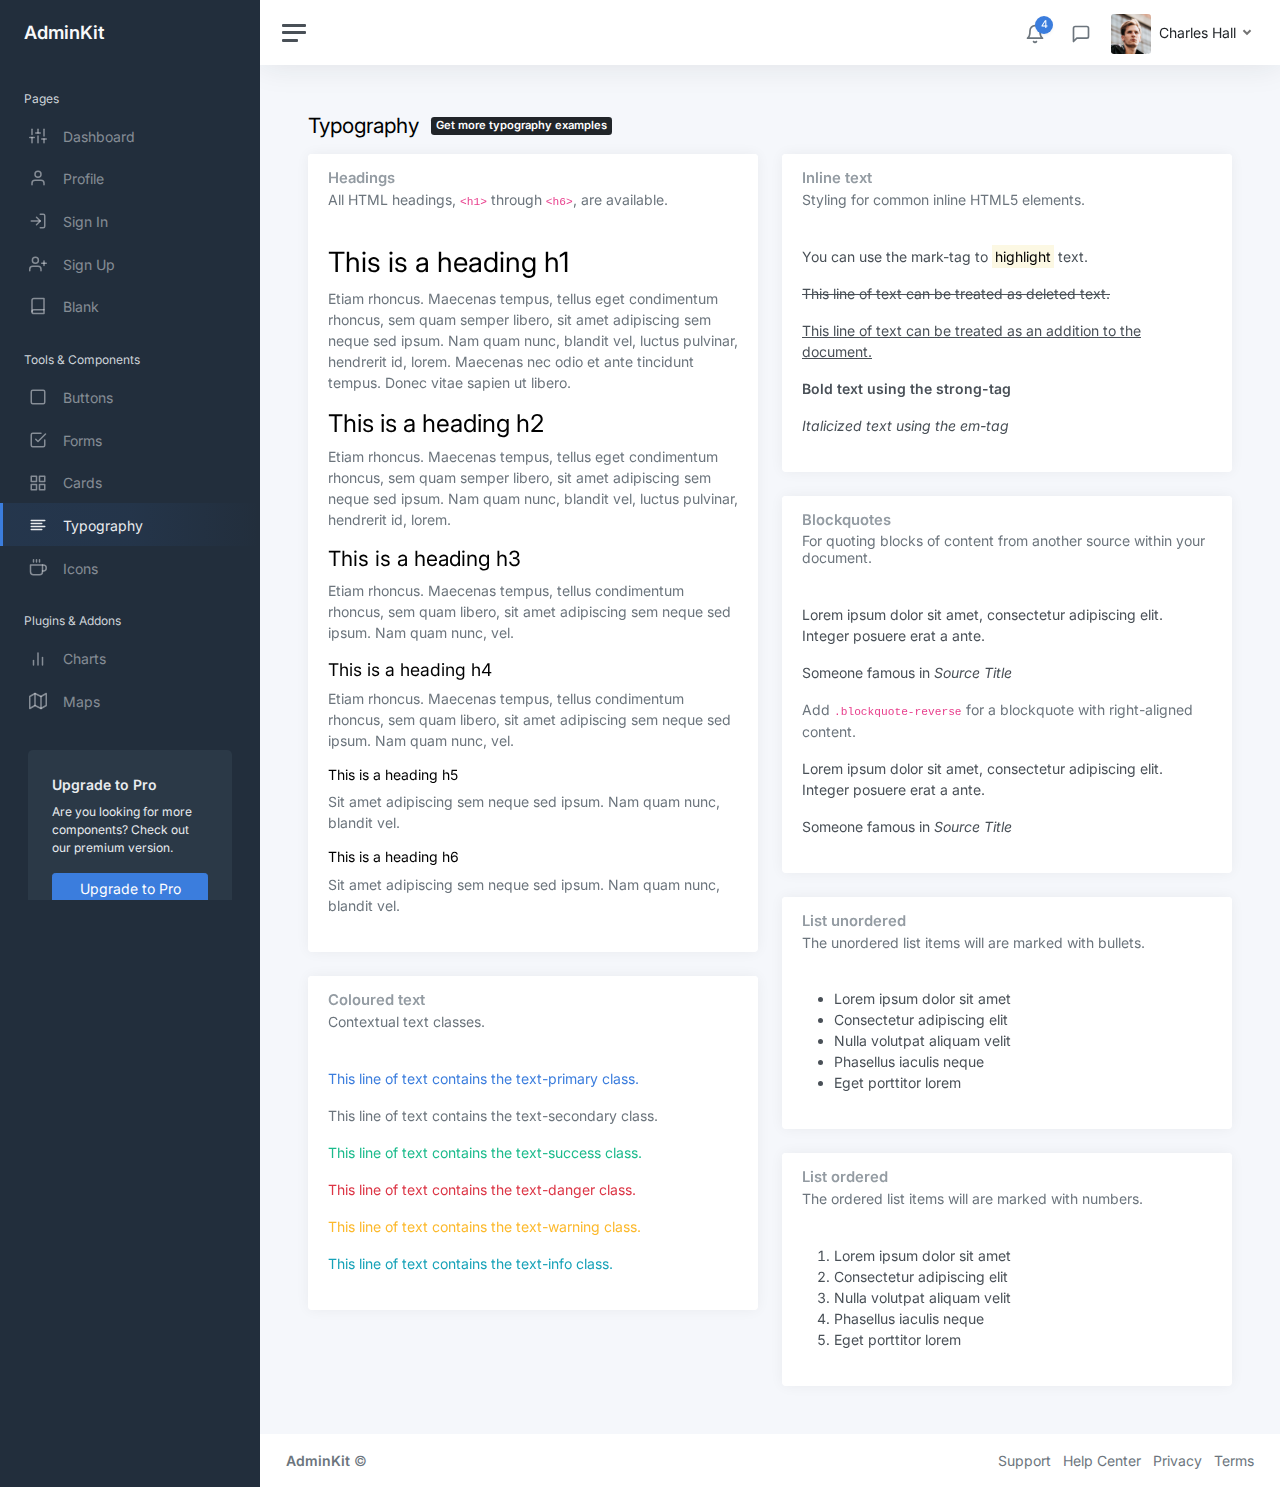
<file: admin2/static/ui-typography.html>
<!DOCTYPE html>
<html lang="en">

<head>
	<meta charset="utf-8">
	<meta http-equiv="X-UA-Compatible" content="IE=edge">
	<meta name="viewport" content="width=device-width, initial-scale=1, shrink-to-fit=no">
	<meta name="description" content="Responsive Admin &amp; Dashboard Template based on Bootstrap 5">
	<meta name="author" content="AdminKit">
	<meta name="keywords" content="adminkit, bootstrap, bootstrap 5, admin, dashboard, template, responsive, css, sass, html, theme, front-end, ui kit, web">

	<link rel="preconnect" href="https://fonts.gstatic.com">
	<link rel="shortcut icon" href="img/icons/icon-48x48.png" />

	<link rel="canonical" href="https://demo-basic.adminkit.io/ui-typography.html" />

	<title>Typography | AdminKit Demo</title>

	<link href="css/app.css" rel="stylesheet">
	<link href="https://fonts.googleapis.com/css2?family=Inter:wght@300;400;600&display=swap" rel="stylesheet">
</head>

<body>
	<div class="wrapper">
		<nav id="sidebar" class="sidebar js-sidebar">
			<div class="sidebar-content js-simplebar">
				<a class="sidebar-brand" href="index.html">
          <span class="align-middle">AdminKit</span>
        </a>

				<ul class="sidebar-nav">
					<li class="sidebar-header">
						Pages
					</li>

					<li class="sidebar-item">
						<a class="sidebar-link" href="index.html">
              <i class="align-middle" data-feather="sliders"></i> <span class="align-middle">Dashboard</span>
            </a>
					</li>

					<li class="sidebar-item">
						<a class="sidebar-link" href="pages-profile.html">
              <i class="align-middle" data-feather="user"></i> <span class="align-middle">Profile</span>
            </a>
					</li>

					<li class="sidebar-item">
						<a class="sidebar-link" href="pages-sign-in.html">
              <i class="align-middle" data-feather="log-in"></i> <span class="align-middle">Sign In</span>
            </a>
					</li>

					<li class="sidebar-item">
						<a class="sidebar-link" href="pages-sign-up.html">
              <i class="align-middle" data-feather="user-plus"></i> <span class="align-middle">Sign Up</span>
            </a>
					</li>

					<li class="sidebar-item">
						<a class="sidebar-link" href="pages-blank.html">
              <i class="align-middle" data-feather="book"></i> <span class="align-middle">Blank</span>
            </a>
					</li>

					<li class="sidebar-header">
						Tools & Components
					</li>

					<li class="sidebar-item">
						<a class="sidebar-link" href="ui-buttons.html">
              <i class="align-middle" data-feather="square"></i> <span class="align-middle">Buttons</span>
            </a>
					</li>

					<li class="sidebar-item">
						<a class="sidebar-link" href="ui-forms.html">
              <i class="align-middle" data-feather="check-square"></i> <span class="align-middle">Forms</span>
            </a>
					</li>

					<li class="sidebar-item">
						<a class="sidebar-link" href="ui-cards.html">
              <i class="align-middle" data-feather="grid"></i> <span class="align-middle">Cards</span>
            </a>
					</li>

					<li class="sidebar-item active">
						<a class="sidebar-link" href="ui-typography.html">
              <i class="align-middle" data-feather="align-left"></i> <span class="align-middle">Typography</span>
            </a>
					</li>

					<li class="sidebar-item">
						<a class="sidebar-link" href="icons-feather.html">
              <i class="align-middle" data-feather="coffee"></i> <span class="align-middle">Icons</span>
            </a>
					</li>

					<li class="sidebar-header">
						Plugins & Addons
					</li>

					<li class="sidebar-item">
						<a class="sidebar-link" href="charts-chartjs.html">
              <i class="align-middle" data-feather="bar-chart-2"></i> <span class="align-middle">Charts</span>
            </a>
					</li>

					<li class="sidebar-item">
						<a class="sidebar-link" href="maps-google.html">
              <i class="align-middle" data-feather="map"></i> <span class="align-middle">Maps</span>
            </a>
					</li>
				</ul>

				<div class="sidebar-cta">
					<div class="sidebar-cta-content">
						<strong class="d-inline-block mb-2">Upgrade to Pro</strong>
						<div class="mb-3 text-sm">
							Are you looking for more components? Check out our premium version.
						</div>
						<div class="d-grid">
							<a href="upgrade-to-pro.html" class="btn btn-primary">Upgrade to Pro</a>
						</div>
					</div>
				</div>
			</div>
		</nav>

		<div class="main">
			<nav class="navbar navbar-expand navbar-light navbar-bg">
				<a class="sidebar-toggle js-sidebar-toggle">
          <i class="hamburger align-self-center"></i>
        </a>

				<div class="navbar-collapse collapse">
					<ul class="navbar-nav navbar-align">
						<li class="nav-item dropdown">
							<a class="nav-icon dropdown-toggle" href="#" id="alertsDropdown" data-bs-toggle="dropdown">
								<div class="position-relative">
									<i class="align-middle" data-feather="bell"></i>
									<span class="indicator">4</span>
								</div>
							</a>
							<div class="dropdown-menu dropdown-menu-lg dropdown-menu-end py-0" aria-labelledby="alertsDropdown">
								<div class="dropdown-menu-header">
									4 New Notifications
								</div>
								<div class="list-group">
									<a href="#" class="list-group-item">
										<div class="row g-0 align-items-center">
											<div class="col-2">
												<i class="text-danger" data-feather="alert-circle"></i>
											</div>
											<div class="col-10">
												<div class="text-dark">Update completed</div>
												<div class="text-muted small mt-1">Restart server 12 to complete the update.</div>
												<div class="text-muted small mt-1">30m ago</div>
											</div>
										</div>
									</a>
									<a href="#" class="list-group-item">
										<div class="row g-0 align-items-center">
											<div class="col-2">
												<i class="text-warning" data-feather="bell"></i>
											</div>
											<div class="col-10">
												<div class="text-dark">Lorem ipsum</div>
												<div class="text-muted small mt-1">Aliquam ex eros, imperdiet vulputate hendrerit et.</div>
												<div class="text-muted small mt-1">2h ago</div>
											</div>
										</div>
									</a>
									<a href="#" class="list-group-item">
										<div class="row g-0 align-items-center">
											<div class="col-2">
												<i class="text-primary" data-feather="home"></i>
											</div>
											<div class="col-10">
												<div class="text-dark">Login from 192.186.1.8</div>
												<div class="text-muted small mt-1">5h ago</div>
											</div>
										</div>
									</a>
									<a href="#" class="list-group-item">
										<div class="row g-0 align-items-center">
											<div class="col-2">
												<i class="text-success" data-feather="user-plus"></i>
											</div>
											<div class="col-10">
												<div class="text-dark">New connection</div>
												<div class="text-muted small mt-1">Christina accepted your request.</div>
												<div class="text-muted small mt-1">14h ago</div>
											</div>
										</div>
									</a>
								</div>
								<div class="dropdown-menu-footer">
									<a href="#" class="text-muted">Show all notifications</a>
								</div>
							</div>
						</li>
						<li class="nav-item dropdown">
							<a class="nav-icon dropdown-toggle" href="#" id="messagesDropdown" data-bs-toggle="dropdown">
								<div class="position-relative">
									<i class="align-middle" data-feather="message-square"></i>
								</div>
							</a>
							<div class="dropdown-menu dropdown-menu-lg dropdown-menu-end py-0" aria-labelledby="messagesDropdown">
								<div class="dropdown-menu-header">
									<div class="position-relative">
										4 New Messages
									</div>
								</div>
								<div class="list-group">
									<a href="#" class="list-group-item">
										<div class="row g-0 align-items-center">
											<div class="col-2">
												<img src="img/avatars/avatar-5.jpg" class="avatar img-fluid rounded-circle" alt="Vanessa Tucker">
											</div>
											<div class="col-10 ps-2">
												<div class="text-dark">Vanessa Tucker</div>
												<div class="text-muted small mt-1">Nam pretium turpis et arcu. Duis arcu tortor.</div>
												<div class="text-muted small mt-1">15m ago</div>
											</div>
										</div>
									</a>
									<a href="#" class="list-group-item">
										<div class="row g-0 align-items-center">
											<div class="col-2">
												<img src="img/avatars/avatar-2.jpg" class="avatar img-fluid rounded-circle" alt="William Harris">
											</div>
											<div class="col-10 ps-2">
												<div class="text-dark">William Harris</div>
												<div class="text-muted small mt-1">Curabitur ligula sapien euismod vitae.</div>
												<div class="text-muted small mt-1">2h ago</div>
											</div>
										</div>
									</a>
									<a href="#" class="list-group-item">
										<div class="row g-0 align-items-center">
											<div class="col-2">
												<img src="img/avatars/avatar-4.jpg" class="avatar img-fluid rounded-circle" alt="Christina Mason">
											</div>
											<div class="col-10 ps-2">
												<div class="text-dark">Christina Mason</div>
												<div class="text-muted small mt-1">Pellentesque auctor neque nec urna.</div>
												<div class="text-muted small mt-1">4h ago</div>
											</div>
										</div>
									</a>
									<a href="#" class="list-group-item">
										<div class="row g-0 align-items-center">
											<div class="col-2">
												<img src="img/avatars/avatar-3.jpg" class="avatar img-fluid rounded-circle" alt="Sharon Lessman">
											</div>
											<div class="col-10 ps-2">
												<div class="text-dark">Sharon Lessman</div>
												<div class="text-muted small mt-1">Aenean tellus metus, bibendum sed, posuere ac, mattis non.</div>
												<div class="text-muted small mt-1">5h ago</div>
											</div>
										</div>
									</a>
								</div>
								<div class="dropdown-menu-footer">
									<a href="#" class="text-muted">Show all messages</a>
								</div>
							</div>
						</li>
						<li class="nav-item dropdown">
							<a class="nav-icon dropdown-toggle d-inline-block d-sm-none" href="#" data-bs-toggle="dropdown">
                <i class="align-middle" data-feather="settings"></i>
              </a>

							<a class="nav-link dropdown-toggle d-none d-sm-inline-block" href="#" data-bs-toggle="dropdown">
                <img src="img/avatars/avatar.jpg" class="avatar img-fluid rounded me-1" alt="Charles Hall" /> <span class="text-dark">Charles Hall</span>
              </a>
							<div class="dropdown-menu dropdown-menu-end">
								<a class="dropdown-item" href="pages-profile.html"><i class="align-middle me-1" data-feather="user"></i> Profile</a>
								<a class="dropdown-item" href="#"><i class="align-middle me-1" data-feather="pie-chart"></i> Analytics</a>
								<div class="dropdown-divider"></div>
								<a class="dropdown-item" href="index.html"><i class="align-middle me-1" data-feather="settings"></i> Settings & Privacy</a>
								<a class="dropdown-item" href="#"><i class="align-middle me-1" data-feather="help-circle"></i> Help Center</a>
								<div class="dropdown-divider"></div>
								<a class="dropdown-item" href="#">Log out</a>
							</div>
						</li>
					</ul>
				</div>
			</nav>

			<main class="content">
				<div class="container-fluid p-0">

					<div class="mb-3">
						<h1 class="h3 d-inline align-middle">Typography</h1>
						<a class="badge bg-dark text-white ms-2" href="upgrade-to-pro.html">
      Get more typography examples
  </a>
					</div>
					<div class="row">
						<div class="col-12 col-lg-6">
							<div class="card">
								<div class="card-header">
									<h5 class="card-title">Headings</h5>
									<h6 class="card-subtitle text-muted">All HTML headings, <code>&lt;h1&gt;</code> through <code>&lt;h6&gt;</code>, are available.</h6>
								</div>
								<div class="card-body">
									<h1>This is a heading h1</h1>
									<p class="text-muted">Etiam rhoncus. Maecenas tempus, tellus eget condimentum rhoncus, sem quam semper libero, sit amet adipiscing sem neque sed ipsum. Nam quam nunc, blandit
										vel, luctus pulvinar, hendrerit id, lorem. Maecenas nec odio et ante tincidunt tempus. Donec vitae sapien ut libero.</p>
									<h2>This is a heading h2</h2>
									<p class="text-muted">Etiam rhoncus. Maecenas tempus, tellus eget condimentum rhoncus, sem quam semper libero, sit amet adipiscing sem neque sed ipsum. Nam quam nunc, blandit
										vel, luctus pulvinar, hendrerit id, lorem.</p>
									<h3>This is a heading h3</h3>
									<p class="text-muted">Etiam rhoncus. Maecenas tempus, tellus condimentum rhoncus, sem quam libero, sit amet adipiscing sem neque sed ipsum. Nam quam nunc, vel.</p>
									<h4>This is a heading h4</h4>
									<p class="text-muted">Etiam rhoncus. Maecenas tempus, tellus condimentum rhoncus, sem quam libero, sit amet adipiscing sem neque sed ipsum. Nam quam nunc, vel.</p>
									<h5>This is a heading h5</h5>
									<p class="text-muted">Sit amet adipiscing sem neque sed ipsum. Nam quam nunc, blandit vel.</p>
									<h6>This is a heading h6</h6>
									<p class="text-muted">Sit amet adipiscing sem neque sed ipsum. Nam quam nunc, blandit vel.</p>
								</div>
							</div>

							<div class="card">
								<div class="card-header">
									<h5 class="card-title">Coloured text</h5>
									<h6 class="card-subtitle text-muted">Contextual text classes.</h6>
								</div>
								<div class="card-body">
									<p class="text-primary">This line of text contains the text-primary class.</p>
									<p class="text-secondary">This line of text contains the text-secondary class.</p>
									<p class="text-success">This line of text contains the text-success class.</p>
									<p class="text-danger">This line of text contains the text-danger class.</p>
									<p class="text-warning">This line of text contains the text-warning class.</p>
									<p class="text-info">This line of text contains the text-info class.</p>
								</div>
							</div>
						</div>
						<div class="col-12 col-lg-6">
							<div class="card">
								<div class="card-header">
									<h5 class="card-title">Inline text</h5>
									<h6 class="card-subtitle text-muted">Styling for common inline HTML5 elements.</h6>
								</div>
								<div class="card-body">
									<p>You can use the mark-tag to <mark>highlight</mark> text.</p>
									<p><del>This line of text can be treated as deleted text.</del></p>
									<p><ins>This line of text can be treated as an addition to the document.</ins></p>
									<p><strong>Bold text using the strong-tag</strong></p>
									<p><em>Italicized text using the em-tag</em></p>
								</div>
							</div>

							<div class="card">
								<div class="card-header">
									<h5 class="card-title">Blockquotes</h5>
									<h6 class="card-subtitle text-muted">For quoting blocks of content from another source within your document.</h6>
								</div>
								<div class="card-body">
									<blockquote>
										<p>
											Lorem ipsum dolor sit amet, consectetur adipiscing elit. Integer posuere erat a ante.
										</p>
										<footer>
											Someone famous in <cite title="Source Title">Source Title</cite>
										</footer>
									</blockquote>
									<p class="text-muted m-b-15 m-t-20 font-13">
										Add <code>.blockquote-reverse</code> for a blockquote with right-aligned content.
									</p>
									<blockquote class="blockquote-reverse m-b-0">
										<p>
											Lorem ipsum dolor sit amet, consectetur adipiscing elit. Integer posuere erat a ante.
										</p>
										<footer>
											Someone famous in <cite title="Source Title">Source Title</cite>
										</footer>
									</blockquote>
								</div>
							</div>

							<div class="card">
								<div class="card-header">
									<h5 class="card-title">List unordered</h5>
									<h6 class="card-subtitle text-muted">The unordered list items will are marked with bullets.</h6>
								</div>
								<div class="card-body">
									<ul>
										<li>
											Lorem ipsum dolor sit amet
										</li>
										<li>
											Consectetur adipiscing elit
										</li>
										<li>
											Nulla volutpat aliquam velit
										</li>
										<li>
											Phasellus iaculis neque
										</li>
										<li>
											Eget porttitor lorem
										</li>
									</ul>
								</div>
							</div>

							<div class="card">
								<div class="card-header">
									<h5 class="card-title">List ordered</h5>
									<h6 class="card-subtitle text-muted">The ordered list items will are marked with numbers.</h6>
								</div>
								<div class="card-body">
									<ol>
										<li>
											Lorem ipsum dolor sit amet
										</li>
										<li>
											Consectetur adipiscing elit
										</li>
										<li>
											Nulla volutpat aliquam velit
										</li>
										<li>
											Phasellus iaculis neque
										</li>
										<li>
											Eget porttitor lorem
										</li>
									</ol>
								</div>
							</div>
						</div>
					</div>

				</div>
			</main>

			<footer class="footer">
				<div class="container-fluid">
					<div class="row text-muted">
						<div class="col-6 text-start">
							<p class="mb-0">
								<a class="text-muted" href="https://adminkit.io/" target="_blank"><strong>AdminKit</strong></a> &copy;
							</p>
						</div>
						<div class="col-6 text-end">
							<ul class="list-inline">
								<li class="list-inline-item">
									<a class="text-muted" href="https://adminkit.io/" target="_blank">Support</a>
								</li>
								<li class="list-inline-item">
									<a class="text-muted" href="https://adminkit.io/" target="_blank">Help Center</a>
								</li>
								<li class="list-inline-item">
									<a class="text-muted" href="https://adminkit.io/" target="_blank">Privacy</a>
								</li>
								<li class="list-inline-item">
									<a class="text-muted" href="https://adminkit.io/" target="_blank">Terms</a>
								</li>
							</ul>
						</div>
					</div>
				</div>
			</footer>
		</div>
	</div>

	<script src="js/app.js"></script>

</body>

</html>
</file>
